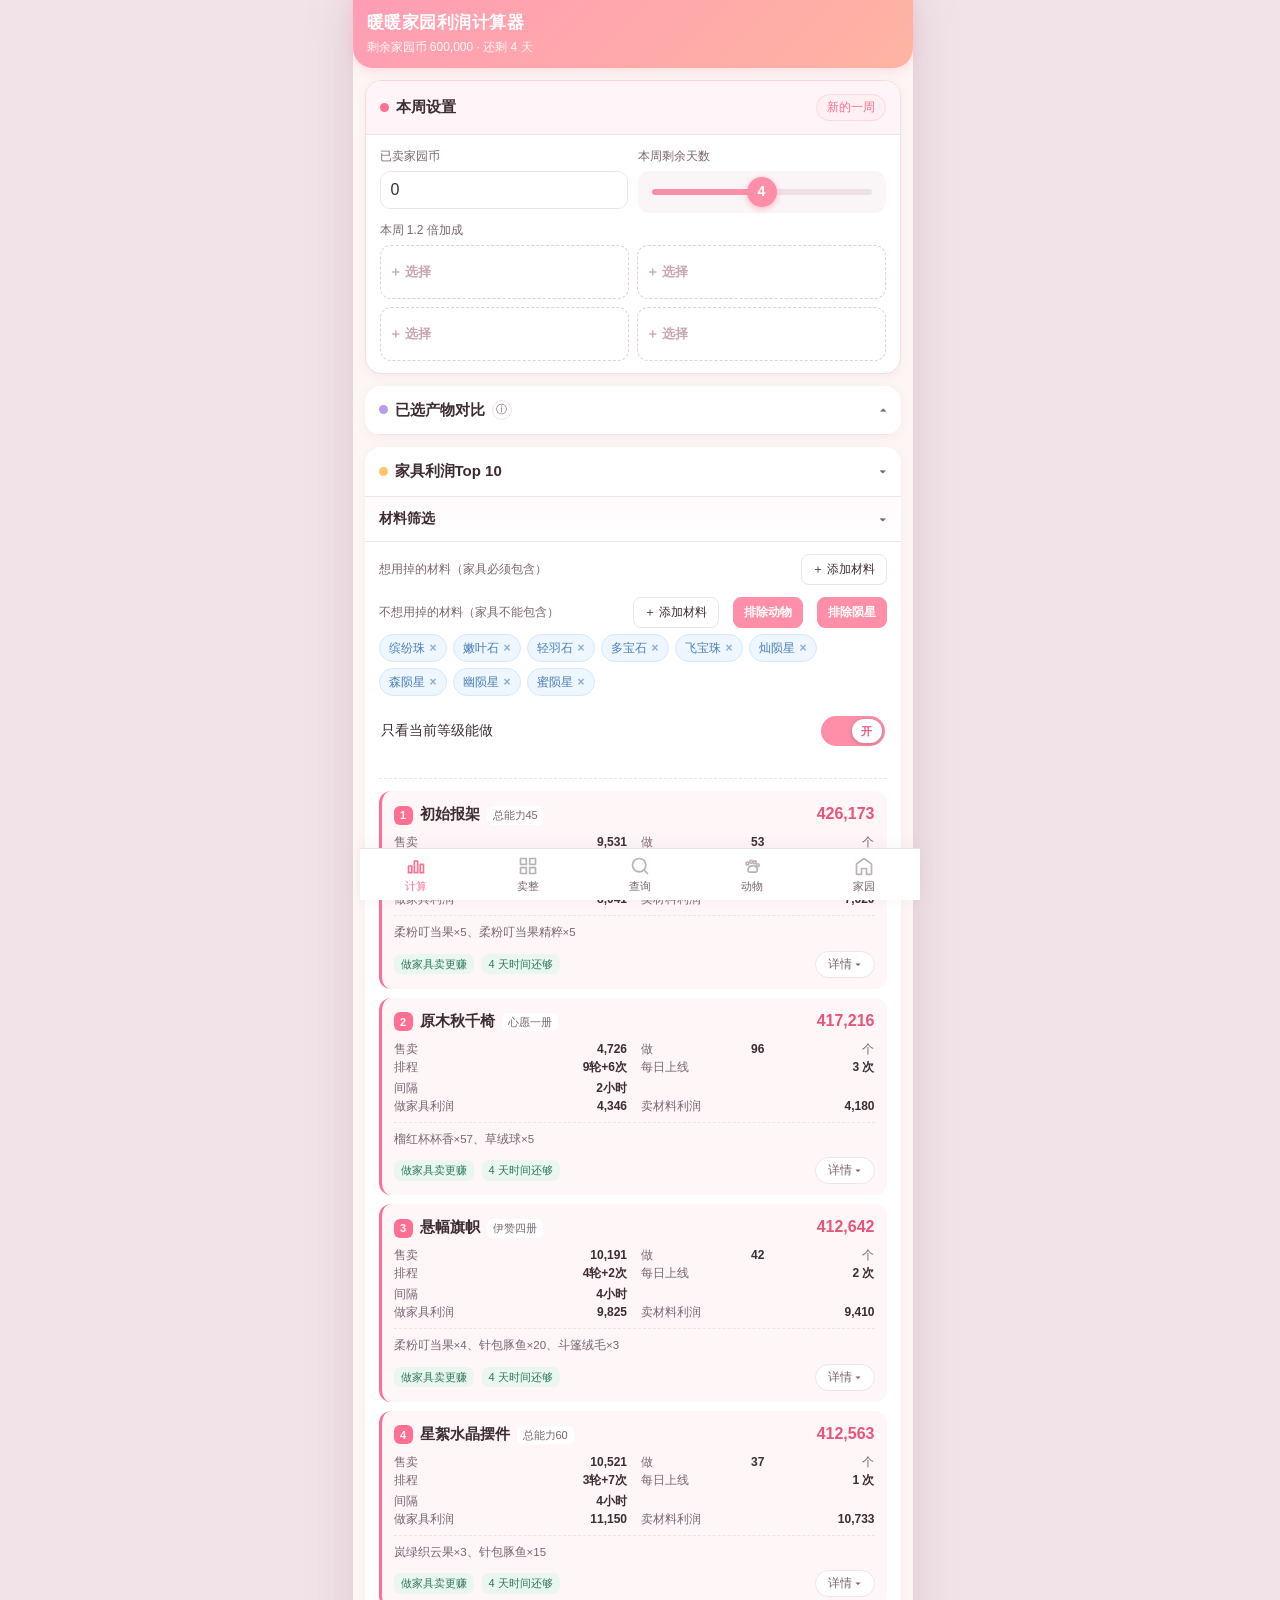
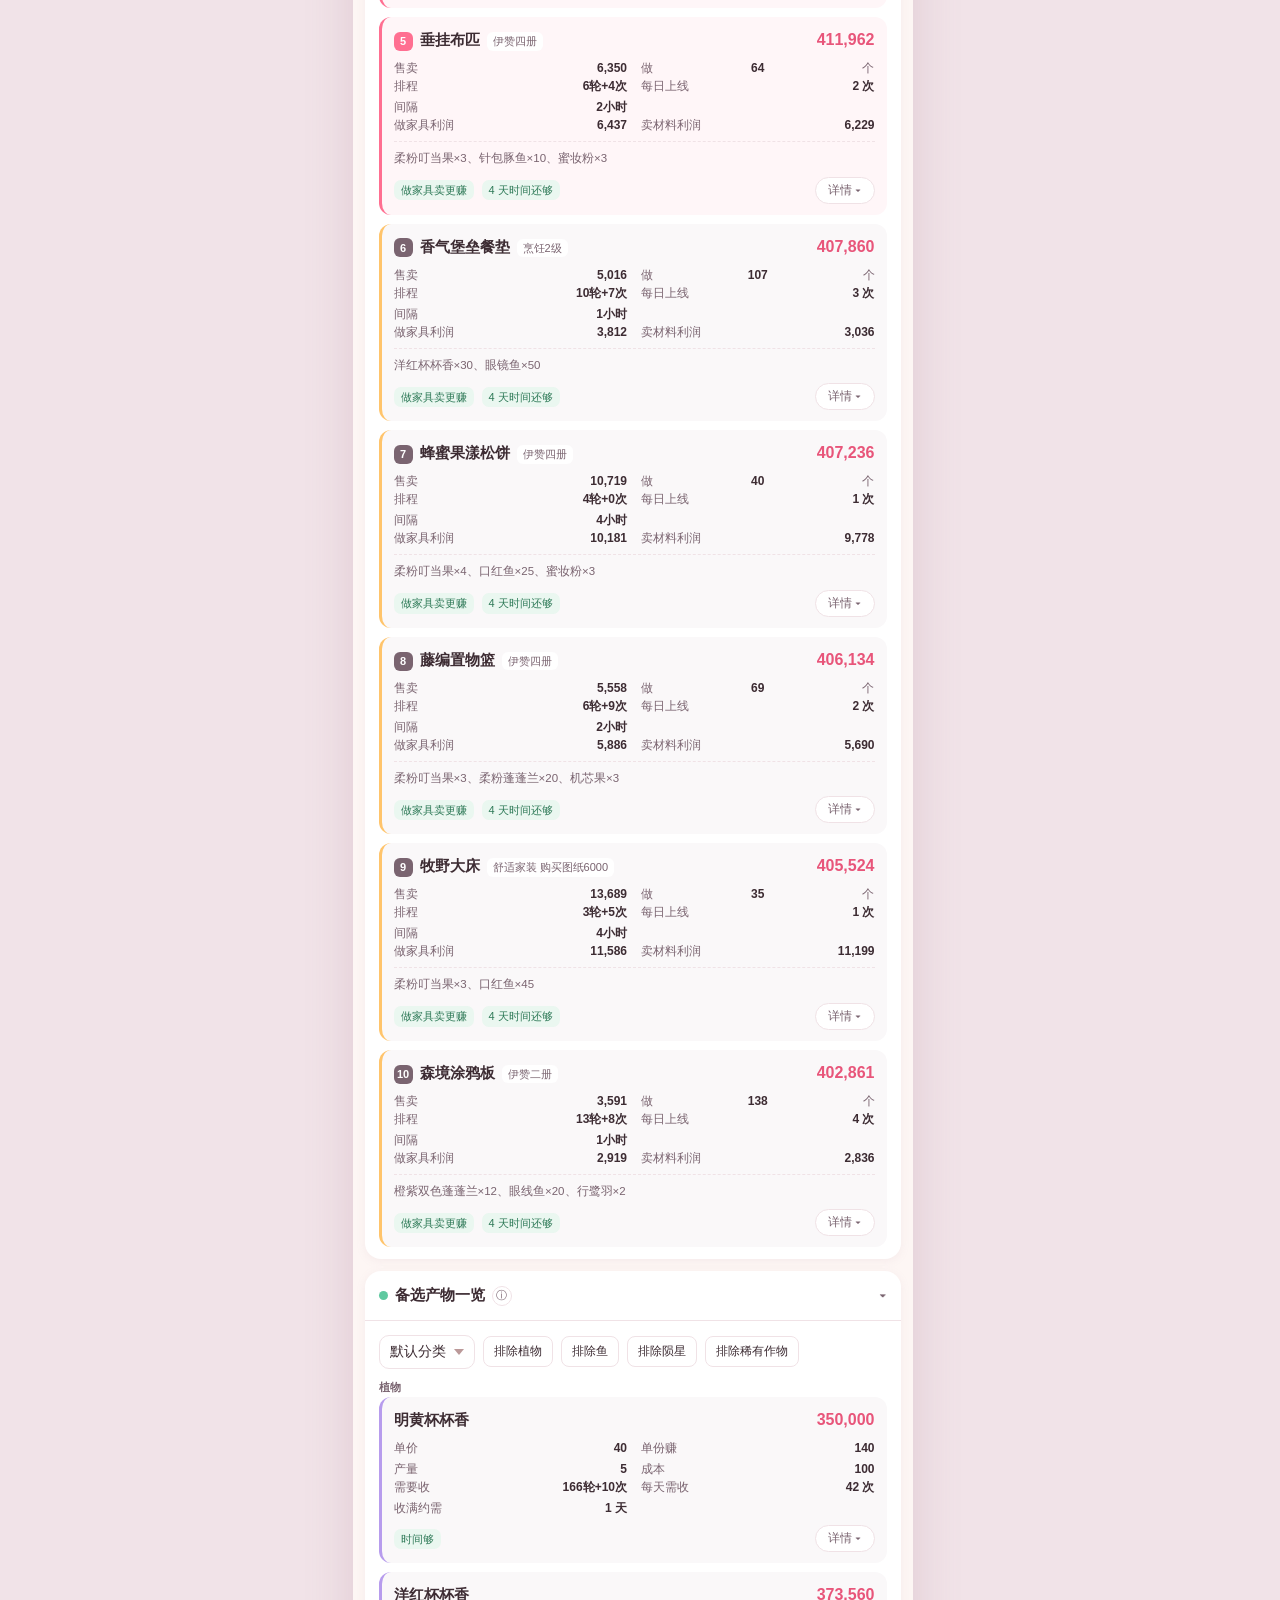
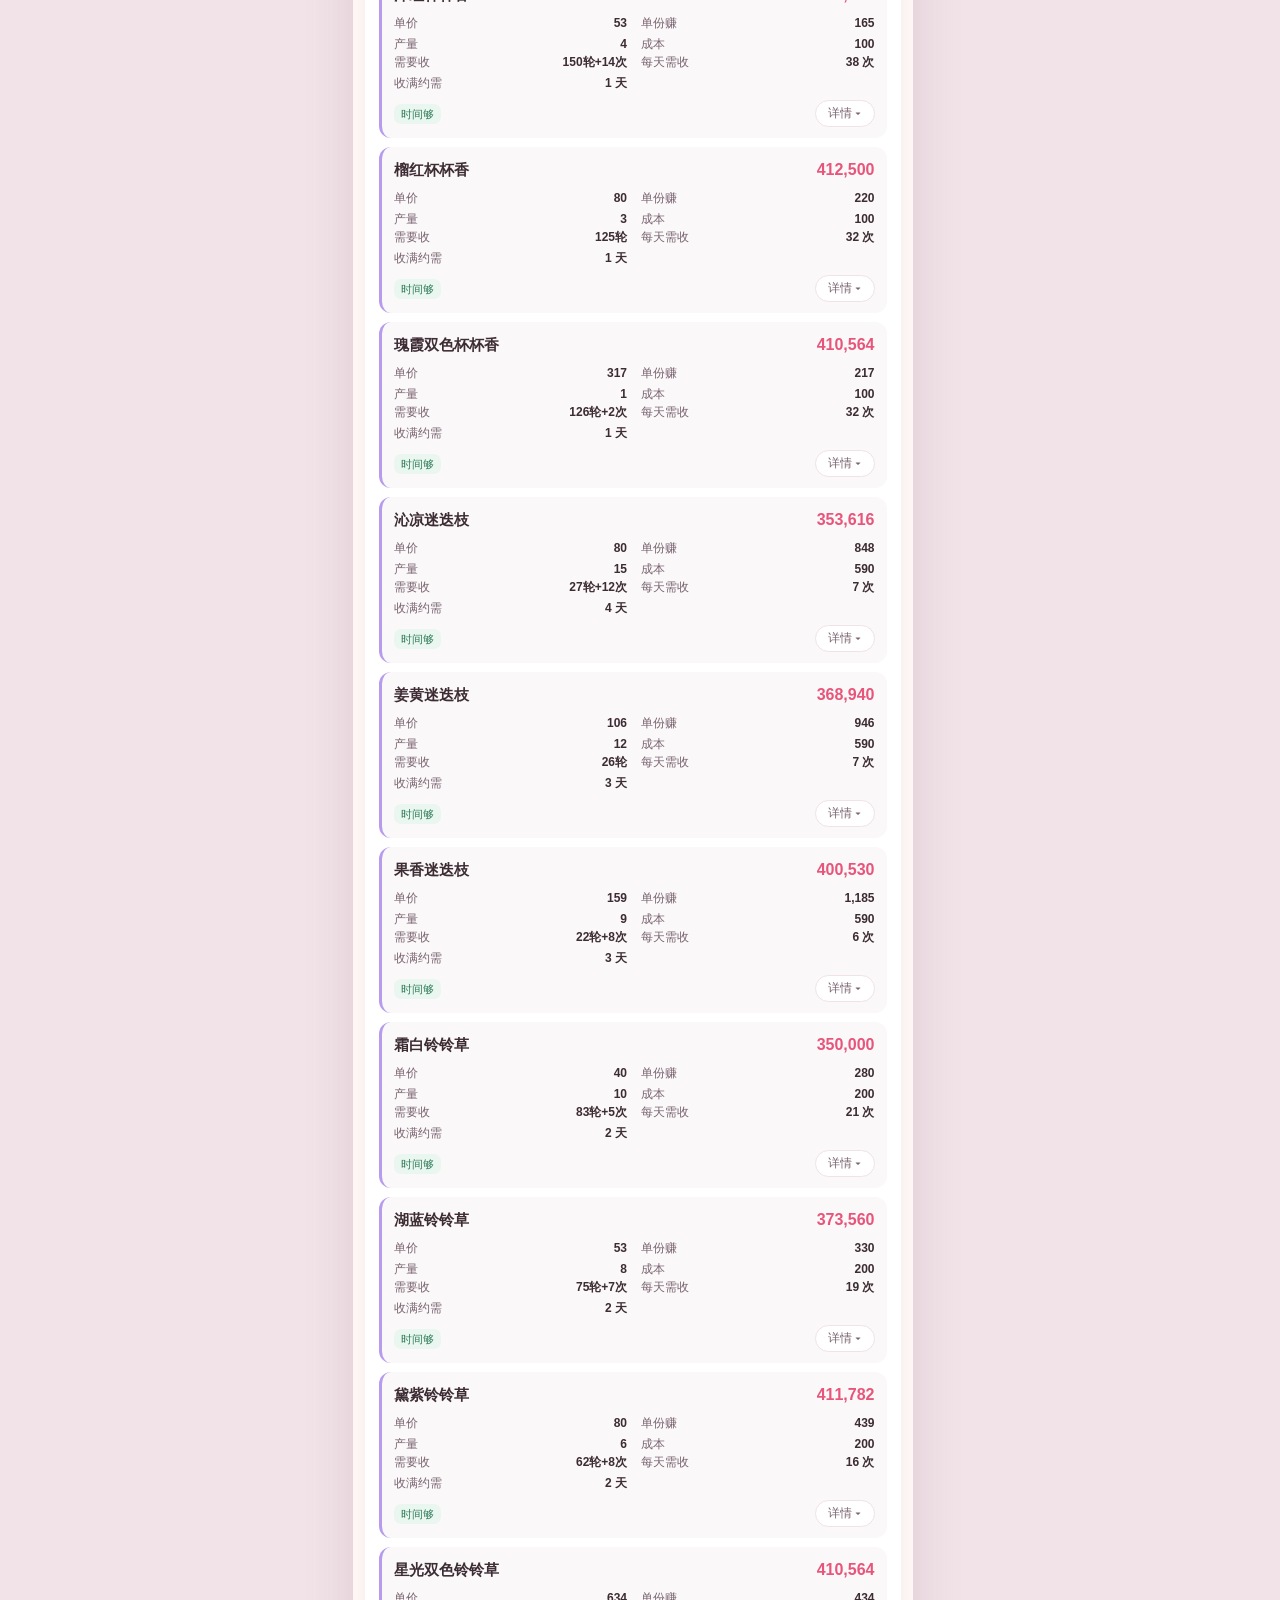
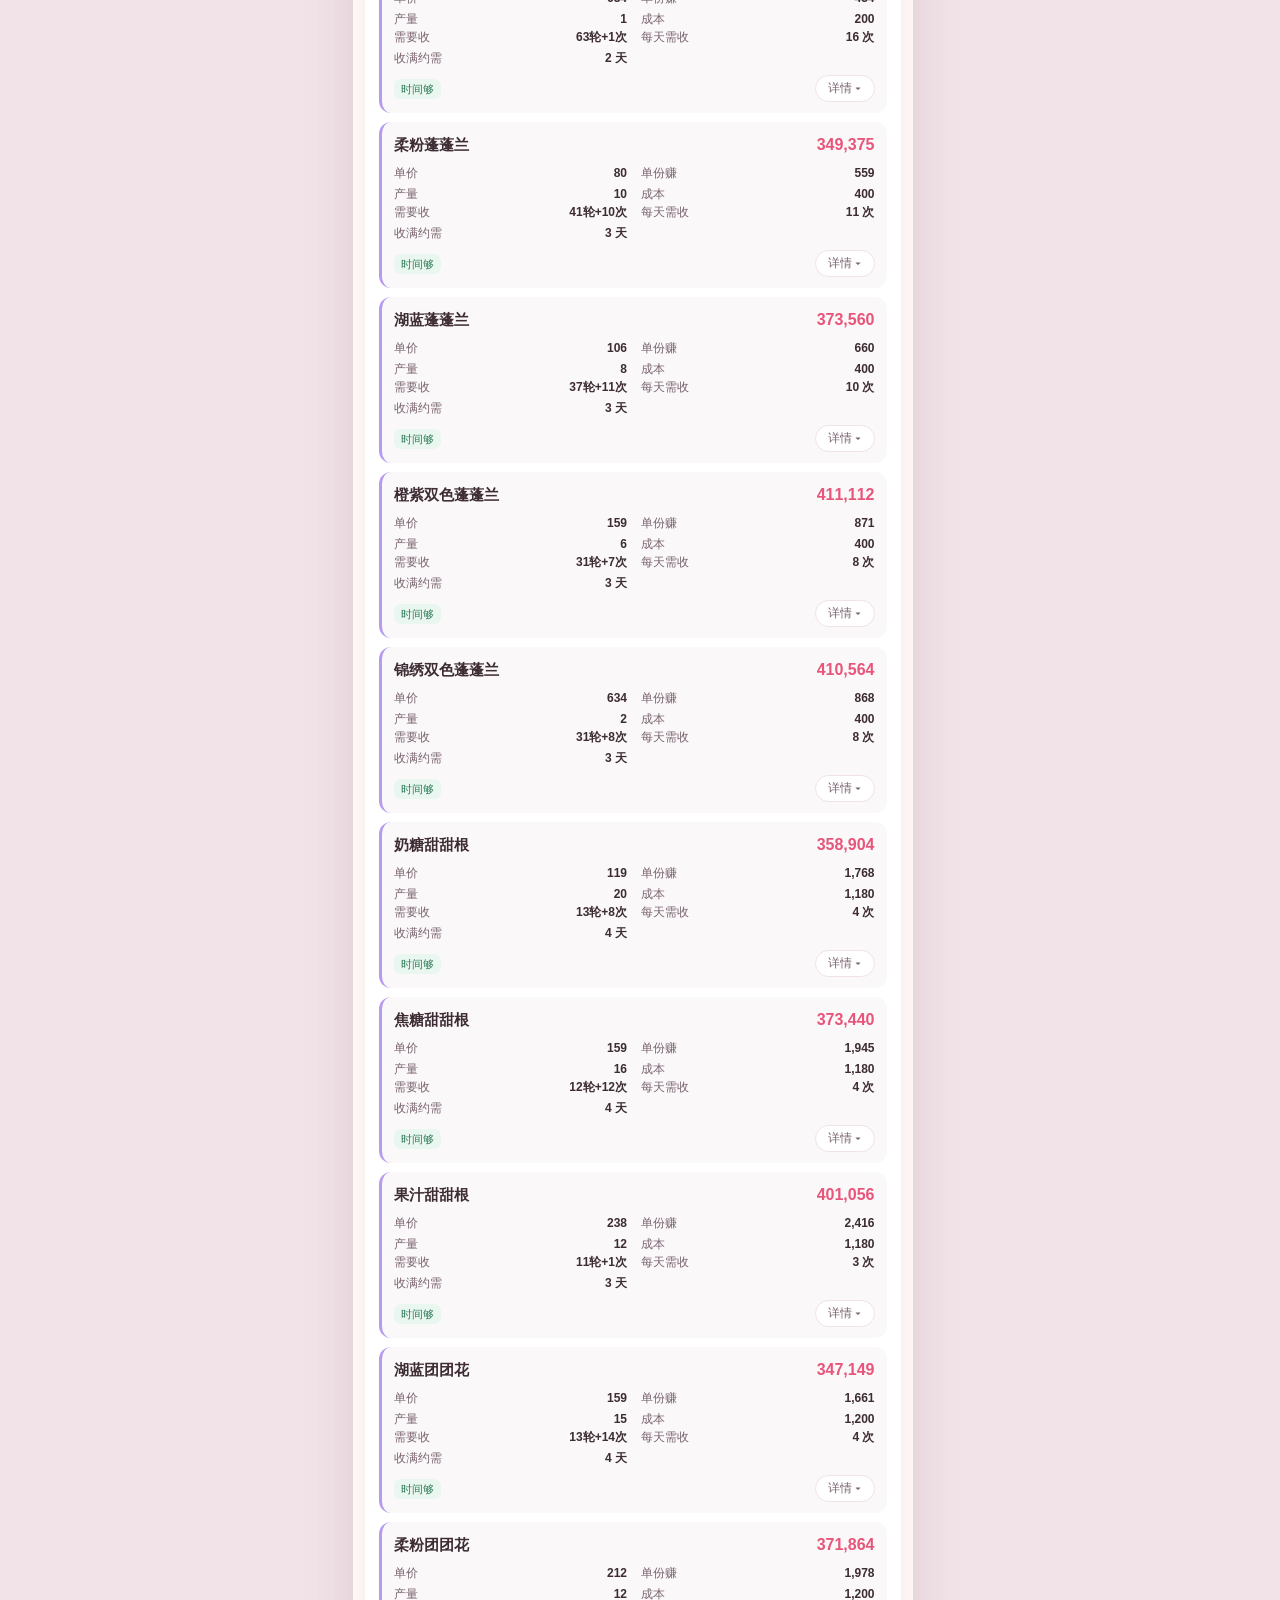
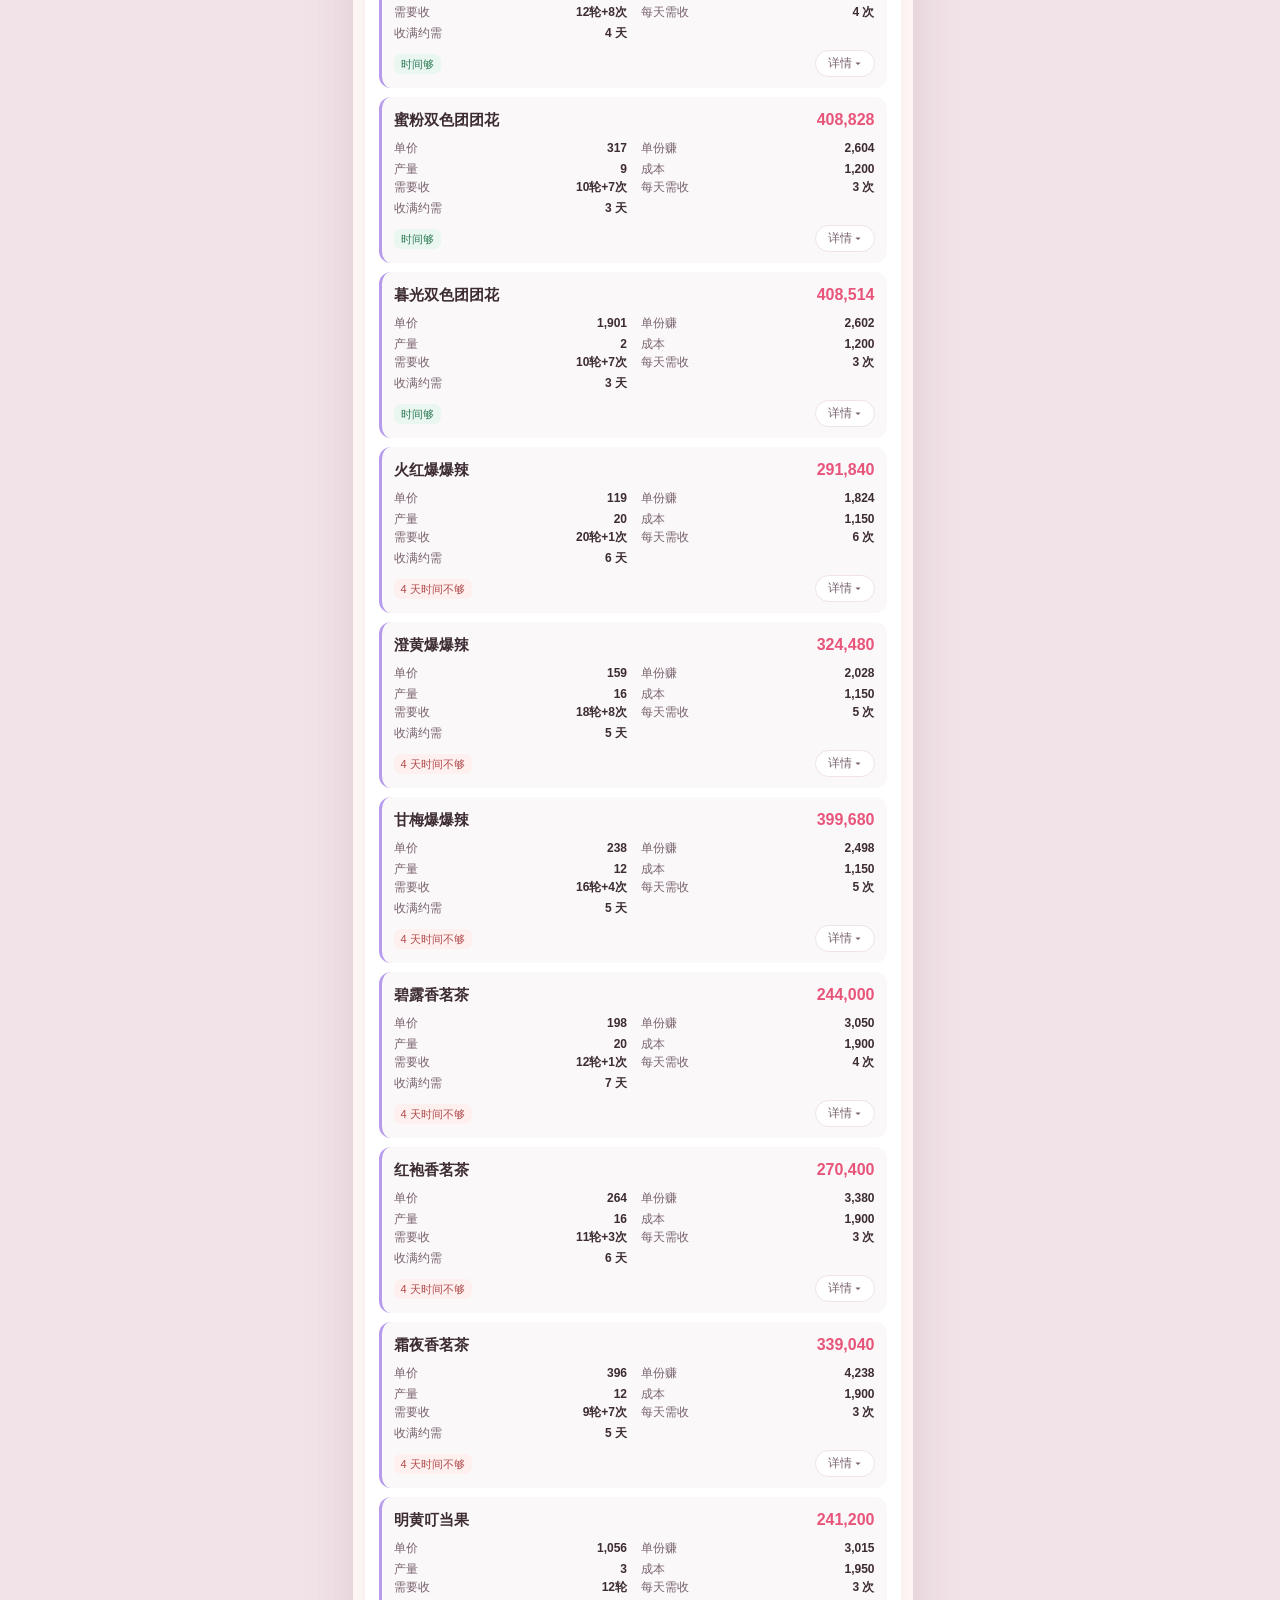
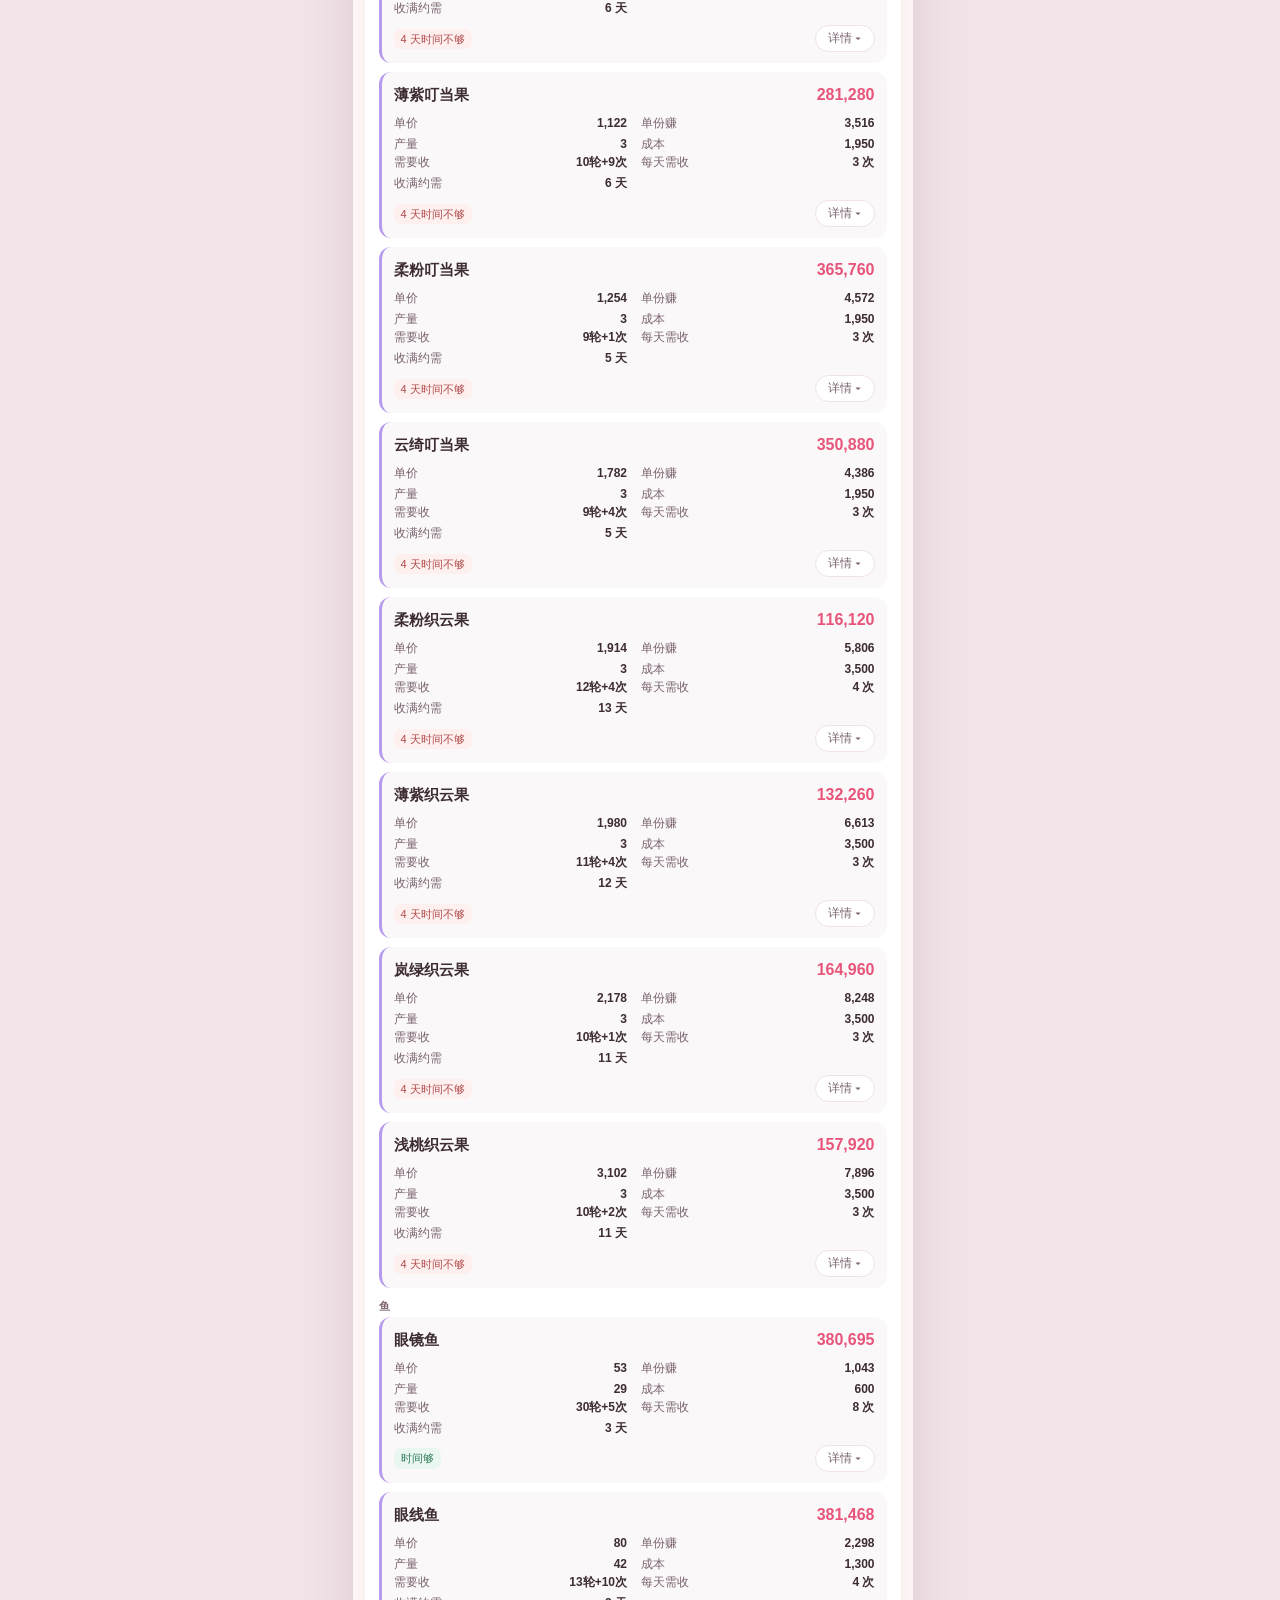
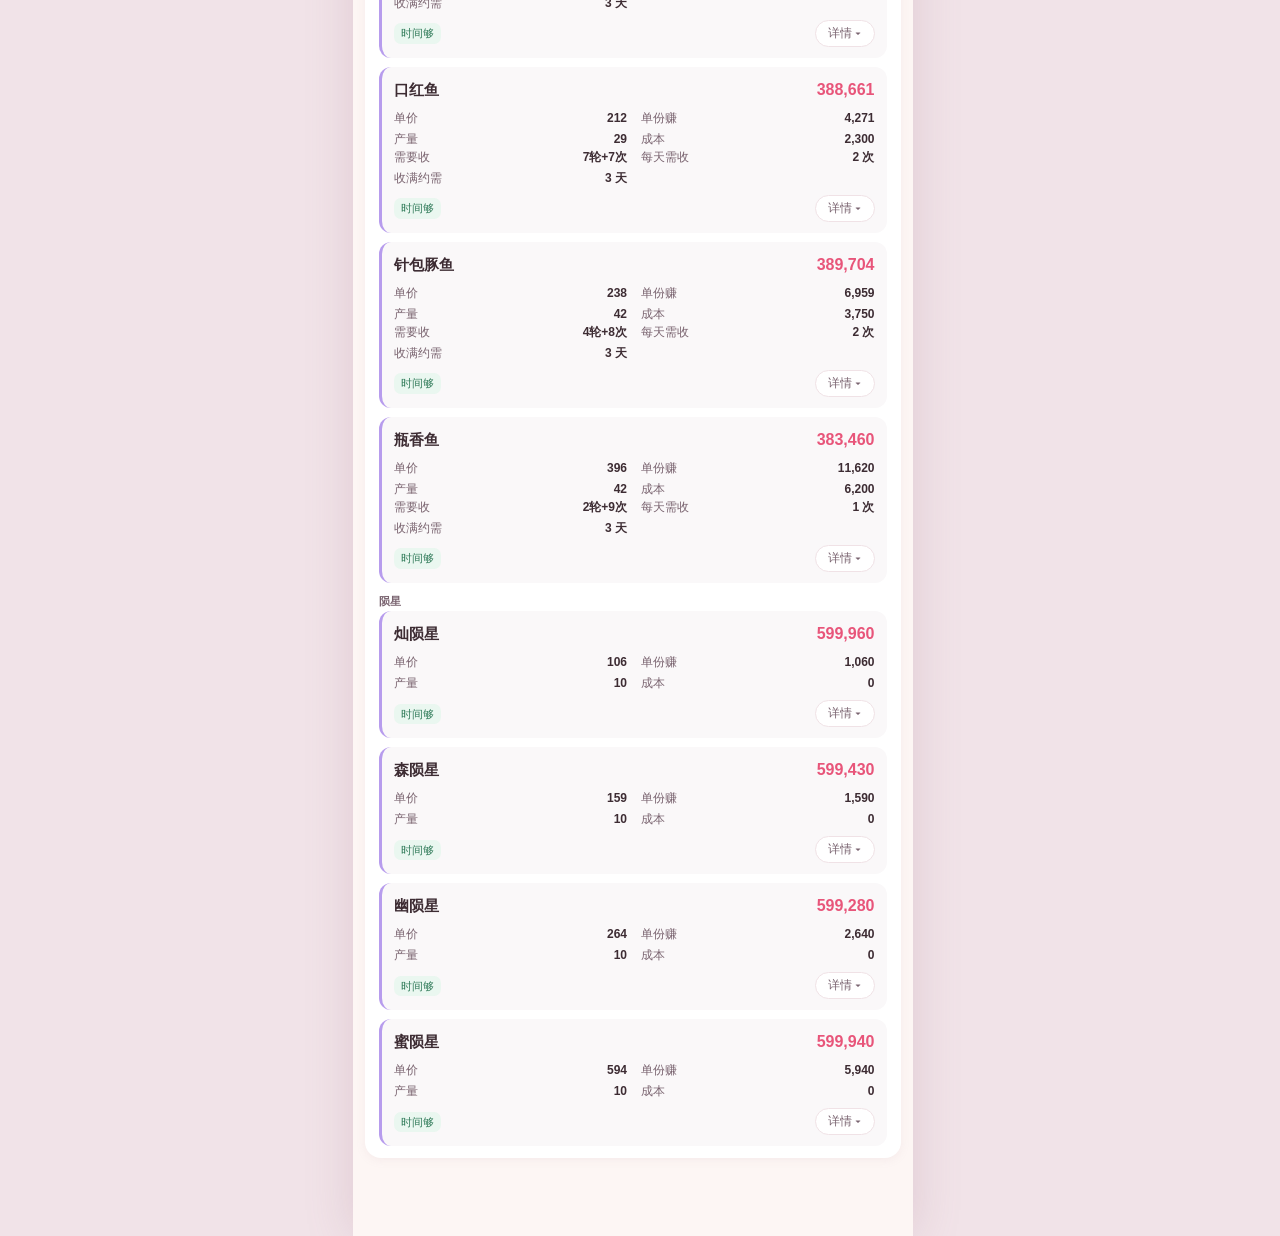
<file: web/index.html>
<!DOCTYPE html>
<html lang="zh-CN">
<head>
<meta charset="UTF-8">
<meta name="viewport" content="width=device-width,initial-scale=1,maximum-scale=1,user-scalable=no,viewport-fit=cover">
<meta name="theme-color" content="#ff8fa8">
<meta name="mobile-web-app-capable" content="yes">
<meta name="apple-mobile-web-app-capable" content="yes">
<meta name="apple-mobile-web-app-status-bar-style" content="default">
<script>if(/^https?:$/.test(location.protocol)){var l=document.createElement('link');l.rel='manifest';l.href='manifest.json';document.head.appendChild(l)}</script>
<title>暖暖家园利润计算器</title>
<link rel="stylesheet" href="style.css?v=1.210.7.64">
</head>
<body>

<header id="topbar">
  <div class="ttl">暖暖家园利润计算器</div>
  <div class="sub" id="hdrSub"></div>
</header>

<main id="main">

  <!-- ============ 计算页 ============ -->
  <section class="page" id="page-calc">

    <!-- A. 本周设置 -->
    <div class="card week">
      <div class="chd">
        <span class="dot wk"></span>
        <b>本周设置</b>
        <button class="mini" id="btnResetWeek">新的一周</button>
      </div>
      <div class="cbd">
        <div class="row2">
          <div class="fld">
            <label>已卖家园币</label>
            <input type="number" inputmode="numeric" id="iWeekSold" step="1000">
          </div>
          <div class="fld">
            <label>本周剩余天数</label>
            <div class="daypick" id="dayPick" role="slider" tabindex="0"
                 aria-label="本周剩余天数" aria-valuemin="1" aria-valuemax="7" aria-valuenow="4">
              <div class="dtrack"><div class="dfill" id="dayFill"></div><div class="dthumb" id="dayThumb">4</div></div>
            </div>
          </div>
        </div>
        <div class="fld">
          <label>本周 1.2 倍加成</label>
          <div class="b12slots grid2" id="b12Slots"></div>
        </div>
      </div>
    </div>

    <!-- 已选产物对比：置于「材料筛选」之前；与下方「备选产物一览」互补，一个产物只出现在其中一张 -->
    <div class="card res">
      <div class="chd fold" data-fold="cmpBody"><span class="dot b12"></span><b>已选产物对比</b><button type="button" class="iinfo" data-tipid="tip-cmp" aria-label="说明">ⓘ</button><span class="arrow">▾</span></div>
      <div class="cbd" id="cmpBody">
        <p class="tip" id="tip-cmp" hidden>同一份家园币预算下，对比已加入的产物：总销售 / 总利润、所需数量、收获排程、能否在剩余天内卖到上限。本周 1.2 倍产物自动带入（最多 4 个，产物 / 家具均可，产物在这里对比、家具在「本周 1.2 倍家具」卡）；自选组不限数量，非 1.2 倍产物和动物都可以选。已加入的产物不再出现在下方「备选产物一览」。</p>
        <div class="grphd"><span class="grp">本周 1.2 倍产物</span><button type="button" class="gset" id="btnSetCmp12">设置</button></div>
        <div id="cmp12"></div>
        <div class="grphd" style="margin-top:12px"><span class="grp">自选产物</span><button type="button" class="gset" id="btnSetCmpMan">设置</button></div>
        <div id="cmpMan"></div>
      </div>
    </div>

    <!-- 家具利润 Top 10（材料筛选合并到顶部；可折叠：折叠态卡头显示筛选概要） -->
    <div class="card res">
      <div class="chd fold" data-fold="furnBody">
        <span class="dot rs"></span><b>家具利润Top 10</b>
        <span class="foldsum" id="furnSum"></span>
        <span class="arrow">▾</span>
      </div>
      <div class="cbd" id="furnBody">
        <!-- 材料筛选（可折叠小节，合并到家具卡片顶部） -->
        <div class="filtwrap" id="filtInner">
          <div class="chd fold sub" data-fold="filtBox">
            <b>材料筛选</b><span class="filtsum" id="filtSum"></span><span class="arrow">▾</span>
          </div>
          <div class="cbd" id="filtBox">
            <div class="fld">
              <div class="fldhd"><label>想用掉的材料（家具必须包含）</label>
                <span class="fldacts"><button type="button" class="btn sm" id="btnMatWant">＋ 添加材料</button></span>
              </div>
              <div class="tags" id="tWant"></div>
            </div>
            <div class="fld">
              <div class="fldhd"><label>不想用掉的材料（家具不能包含）</label>
                <span class="fldacts"><button type="button" class="btn sm" id="btnMatAvoid">＋ 添加材料</button><button type="button" class="tbtn sm" id="cAnimal" aria-pressed="true">排除动物</button><button type="button" class="tbtn sm" id="cStar" aria-pressed="true">排除陨星</button></span>
              </div>
              <div class="tags" id="tAvoid"></div>
            </div>
            <div class="fld">
              <button type="button" class="sw" id="cOnlyOwned" role="switch" aria-checked="true" data-on="开" data-off="关" aria-label="只看当前等级能做"><span class="swl">只看当前等级能做</span><span class="trk"><span class="kn">开</span></span></button>
            </div>
          </div>
        </div>
        <div class="fildiv"></div>
        <div id="outFur"></div>
      </div>
    </div>

    <div class="card res" id="card12" style="display:none">
      <div class="chd fold" data-fold="furn12Body"><span class="dot b12"></span><b>本周 1.2 倍家具</b><span class="arrow">▾</span></div>
      <div class="cbd" id="furn12Body"></div>
    </div>

    <div class="card res">
      <div class="chd fold" data-fold="outProd">
        <span class="dot pd"></span><b>备选产物一览</b><button type="button" class="iinfo" data-tipid="tip-rank" aria-label="说明">ⓘ</button><span class="arrow">▾</span>
      </div>
      <div class="cbd" id="outProd">
        <p class="tip" id="tip-rank" hidden>与上方的「已选产物对比」互补：已加入对比的产物（含本周 1.2 倍）不再在这里重复显示。默认按 植物 → 鱼 → 陨星 分类排列，可切换为按利润（单份利润 × 可达总量）从高到低；也可按类排除 植物 / 鱼 / 陨星，或一键排除稀有作物（六个随机变异的双色品种，可遇不可求）。</p>
        <div class="prodctl">
          <button type="button" class="fsel sm" id="prodSortSel" aria-label="排序方式">默认分类</button>
          <button type="button" class="tbtn sm" id="ph-plant" aria-pressed="false">排除植物</button><button type="button" class="tbtn sm" id="ph-fish" aria-pressed="false">排除鱼</button><button type="button" class="tbtn sm" id="ph-star" aria-pressed="false">排除陨星</button><button type="button" class="tbtn sm" id="ph-rare" aria-pressed="false">排除稀有作物</button>
        </div>
        <div id="outProdList"></div>
      </div>
    </div>
  </section>

  <!-- ============ 卖整页 ============ -->
  <section class="page" id="page-sell" hidden>
    <div class="card sell">
      <div class="chd">
        <span class="dot st"></span>
        <b>家园币卖整</b>
        <button type="button" class="iinfo" data-tipid="tip-sell" aria-label="说明">ⓘ</button>
      </div>
      <div class="cbd">
        <div class="sellR">本周还能再赚 <b id="sellR">0</b> 家园币</div>
        <p class="tip" id="tip-sell" hidden>勾选要卖的产物：本周 1.2 倍可直接勾选，相应精粹自动带出，也可补其他产物或家具。下面按凑整逻辑自动算每种卖多少个，把剩余金额恰好卖完。库存不够的产物，可在每行右侧填「数量上限」，方案不会超过上限。</p>
      </div>
    </div>

    <div class="card">
      <div class="chd">
        <span class="dot wk"></span><b>出售勾选</b><span class="tag" id="pickTag">已选 0 种</span>
      </div>
      <div class="cbd">
        <div id="pickList"></div>
        <div class="btnrow">
          <button class="btn" id="btnAddPick">＋ 添加其他产物 / 精粹 / 树木 / 家具</button>
        </div>
      </div>
    </div>

    <div class="card res">
      <div class="chd"><span class="dot rs"></span><b>凑整方案</b><span class="tag" id="fitTag"></span><button type="button" class="iinfo" data-tipid="tip-fit" aria-label="说明">ⓘ</button></div>
      <div class="cbd" id="sellOut">
        <p class="tip" id="tip-fit" hidden>按凑整逻辑自动算每种卖多少个，把剩余金额恰好卖完；单价已含 1.2 倍 / 甜食加成。勾选行右侧可填「数量上限」（库存最多卖几个，留空 = 不限），方案不会超过上限；「其他解法」会依次尝试不用最贵的 1/2/3 种产物（某种卖完了时用）。</p>
        <div id="sellOutList"></div>
      </div>
    </div>
  </section>

  <!-- ============ 查询页 ============ -->
  <section class="page" id="page-query" hidden>
    <div class="card">
      <div class="chd"><b>数据查询</b></div>
      <div class="cbd">
        <div class="tabs2">
          <button class="on" data-q="fur">家具</button>
          <button data-q="plant">植物</button>
          <button data-q="fish">鱼</button>
          <button data-q="star">陨星</button>
          <button data-q="food">烹饪</button>
          <button data-q="other">其他</button>
        </div>
        <input class="find big" id="qFind" placeholder="输入名称搜索…" autocomplete="off">
        <div id="qOut"></div>
      </div>
    </div>
  </section>

  <!-- ============ 家园页（倒数第二个） ============ -->
  <section class="page" id="page-home" hidden>

    <!-- 我的家园 -->
    <div class="card home">
      <div class="chd">
        <span class="dot hm"></span>
        <b>我的家园</b>
        <button type="button" class="iinfo" data-tipid="tip-home" aria-label="说明">ⓘ</button>
      </div>
      <div class="cbd">
        <p class="tip" id="tip-home" hidden>能力等级与「农田鱼塘总数」均为上下两行卡片：小字标题在左上角，大数字为总数。点能力芯片或农田卡弹出气泡：能力等级直接加减；农田卡调整「额外购买」（允许为负，红色，代表未摆出的田 / 池），并标出「等级赠送」，总数 = 两者之和且下限为 0；等级赠送随种植 / 养鱼能力自动变化，各等级明细见「ⓘ」。所有不超过 8 个选项的选择都用气泡，点选即生效。</p>

        <!-- 家园币上限（从计算页移入） -->
        <div class="fld">
          <label>本周家园币上限</label>
          <button type="button" class="fsel" id="sWeekCap"></button>
        </div>

        <!-- 六大能力：直接平铺，点击卡片用气泡编辑 -->
        <div class="fld">
          <label>能力等级</label>
          <div class="lvgrid2" id="lvGrid"></div>
        </div>

        <!-- 农田鱼塘总数：四卡一排 -->
        <div class="fld">
          <div class="rowhd">
            <label>农田鱼塘总数</label>
            <button type="button" class="iinfo" data-tipid="tip-field" aria-label="说明">ⓘ</button>
          </div>
          <div class="fieldcards" id="fieldCards"></div>
          <p class="tip" id="tip-field" hidden></p>
        </div>

        <div class="row2">
          <div class="fld">
            <label>吃的甜品</label>
            <button type="button" class="fsel" id="sDessert"></button>
          </div>
          <div class="fld">
            <label>免费加速</label>
            <button type="button" class="fsel" id="sBoost"></button>
          </div>
        </div>
        <div class="row2">
          <div class="fld"><button type="button" class="sw" id="cWater" role="switch" aria-checked="true" data-on="有" data-off="无" aria-label="4 星浇水套"><span class="swl">4 星浇水套</span><span class="trk"><span class="kn">有</span></span></button></div>
          <div class="fld"><button type="button" class="sw" id="cBestFish" role="switch" aria-checked="true" data-on="只收" data-off="不限" aria-label="捕鱼只收最高产量"><span class="swl">捕鱼只收最高产量</span><span class="trk"><span class="kn">只收</span></span></button></div>
          <div class="fld"><button type="button" class="sw" id="cTree" role="switch" aria-checked="true" data-on="卖" data-off="留" aria-label="卖树"><span class="swl">卖树</span><span class="trk"><span class="kn">卖</span></span></button></div>
          <div class="fld"><button type="button" class="sw" id="cEss" role="switch" aria-checked="true" data-on="卖" data-off="留" aria-label="卖精粹"><span class="swl">卖精粹</span><span class="trk"><span class="kn">卖</span></span></button></div>
        </div>
      </div>
    </div>

    <!-- 钓鱼熟练度 -->
    <div class="card fish">
      <div class="chd"><span class="dot pd"></span><b>钓鱼熟练度</b><button type="button" class="iinfo" data-tipid="tip-fish" aria-label="说明">ⓘ</button></div>
      <div class="cbd">
        <p class="tip" id="tip-fish" hidden>钓鱼熟练度影响鱼的产量。铲掉低产量重新养、捕鱼只收最高产量可以节约成本，选「只收」则按最高产量计算（开关在「我的家园」）。</p>
        <div id="fishGrid"></div>
        <p class="tip" id="fishTip"></p>
      </div>
    </div>


    <div class="card">
      <div class="chd fold" data-fold="meBody2"><b>配置备份</b><span class="arrow">▾</span></div>
      <div class="cbd" id="meBody2">
        <p class="tip">「我的家园」「本周设置」「卖整勾选」都会自动保存在本机，下次打开自动恢复，不用重填。新的一周开始时，点计算页的「新的一周」按钮即可清零重填。</p>
        <div class="btnrow">
          <button class="btn" id="btnExport">导出配置</button>
          <button class="btn" id="btnImport">导入配置</button>
          <button class="btn" id="btnPaste">粘贴配置</button>
          <button class="btn warn" id="btnClear">清空我的家园</button>
          <button class="btn warn" id="btnClearWeek">清空本周设置</button>
          <button class="btn warn" id="btnClearSell">重置卖整勾选</button>
        </div>
        <textarea id="ioBox" placeholder="导出/粘贴配置 JSON" rows="3"></textarea>
      </div>
    </div>
    <div class="card">
      <div class="chd fold" data-fold="meBody3"><b>关于与免责</b><span class="arrow">▾</span></div>
      <div class="cbd about" id="meBody3">
        <p id="verLine"></p>
        <p id="dlLine"><b>安卓版下载</b>：<a id="dlLink" href="https://pan.baidu.com/s/1R72ZaiRu5CAzUPRBSVi94w?pwd=1206" target="_blank" rel="noopener" title="https://pan.baidu.com/s/1R72ZaiRu5CAzUPRBSVi94w?pwd=1206">百度网盘链接</a>（提取码 <b>1206</b>）<button type="button" class="btn sm dlBtn" id="btnCopyDl">复制链接</button></p>
        <p><b>数据来源</b>：《无限暖暖》家园最大利润表 v2.10<br>制表者：小红薯@祢豆子（鸣谢：@最杰瑞的杰瑞、@供电局、@1群提供数据的暖妈们）</p>
        <p><b>本工具</b>：非官方粉丝向工具，仅将该表格的计算逻辑移植为手机端应用，数据永久免费。</p>
        <p class="warnTxt">免责声明：数据来自社区整理，随游戏版本更新可能失效，计算结果仅供参考，请以游戏内实际为准。本工具不含任何游戏美术素材，不收费、不含广告、不收集任何个人信息。</p>
      </div>
    </div>
  </section>

  <!-- ============ 动物 ============ -->
  <section class="page" id="page-animal" hidden>
    <!-- 养殖数量 -->
    <div class="card count">
      <div class="chd fold" data-fold="anCountBody"><span class="dot wk"></span><b>养殖数量</b><span class="fnum" id="anCountSum"></span><button type="button" class="iinfo" data-tipid="tip-cap" aria-label="说明">ⓘ</button><span class="arrow">▾</span></div>
      <div class="cbd" id="anCountBody">
        <div id="anCount"></div>
        <p class="tip" id="anCapTip" hidden></p>
        <p class="tip" id="tip-cap" hidden>可养数量由<b>邀约等级</b>决定（当前 <b id="capLv"></b> 级），超出部分不参与生产。分组：小动物 = 缤纷珠 / 嫩叶石 / 轻羽石；大动物 = 多宝石 / 飞宝珠。点击动物名可标记「排除」。</p>
      </div>
    </div>

    <!-- 动物好感度 -->
    <div class="card animal">
      <div class="chd fold" data-fold="anGroupsBody"><span class="dot hm"></span><b>动物好感度</b><button type="button" class="iinfo" data-tipid="tip-animal" aria-label="说明">ⓘ</button><span class="arrow">▾</span></div>
      <div class="cbd" id="anGroupsBody">
        <p class="tip" id="tip-animal" hidden>邀约 1 级解锁白、3 级解锁棕、6 级解锁蓝；好感度 1–3 心，品质越高产量越高（蓝 &gt; 棕 &gt; 白）。养动物时自动选好感度高、品质高的。<br>收益显示在<b>品质小节头</b>（每小时利润与利润率，成本按能量饼干 10 币/能量基准，与社区基准表同口径；未含悠食与饼干倍率——对所有动物同乘，不影响横向对比），随好感度实时变化。<b>点动物名</b>切换「排除」（灰显，生产计算自动跳过）；<b>点右侧心数</b>调整好感度（排除中的选了心数即恢复）。</p>
        <div id="anGroups"></div>
      </div>
    </div>

    <!-- 投喂饼干 -->
    <div class="card ck">
      <div class="chd"><span class="dot b12"></span><b>投喂饼干</b><button type="button" class="iinfo" data-tipid="tip-ck" aria-label="说明">ⓘ</button></div>
      <div class="cbd">
        <p class="tip" id="tip-ck" hidden>第一个饼干影响整个动物区成本利润。</p>
        <div class="fld">
          <label>选择你要喂食的饼干和数量</label>
          <div id="ckSlots"></div>
        </div>
        <div class="row2">
          <div class="fld">
            <label>动物生产模式</label>
            <div class="seg seg2" data-k="anMode">
              <button data-v="many">悠食多产</button>
              <button data-v="normal">常规模式</button>
            </div>
          </div>
          <div class="fld">
            <label>制作饼干的甜味材料</label>
            <button type="button" class="fsel" id="sSeason"></button>
          </div>
        </div>
        <div class="fld">
          <label>做饼干产生的额外产物（精粹 / 树）要卖吗</label>
          <div class="seg" data-k="sellExtra">
            <button data-v="both">都卖</button>
            <button data-v="ess">只卖精粹</button>
            <button data-v="tree">只卖树</button>
            <button data-v="none">不卖</button>
          </div>
        </div>
      </div>
    </div>

    <div class="card res">
      <div class="chd"><span class="dot rs"></span><b>饼干收益总览</b></div>
      <div class="cbd" id="ckOut"></div>
    </div>
  </section>

</main>

<div id="dlgBox" hidden>
  <div class="dlg-mask"></div>
  <div class="dlg-card" role="alertdialog" aria-modal="true">
    <b id="dlgTitle"></b><p id="dlgMsg"></p>
    <div class="dlg-btns"><button type="button" class="dlg-no" id="dlgNo">取消</button>
    <button type="button" class="dlg-ok" id="dlgOk">确定</button></div>
  </div>
</div>

<!-- 步进器气泡：锚定在卡片旁，无全屏遮罩；标题/信息/按钮可按需隐藏 -->
<div id="stepBox" hidden>
  <div class="step-card" id="stepCard" role="dialog" aria-label="编辑">
    <span class="step-caret" id="stepCaret"></span>
    <b id="stepTitle" hidden></b>
    <div class="step-info" id="stepInfo" hidden></div>
    <div class="step-val">
      <button type="button" class="stpb" id="stepMinus">−</button>
      <input type="number" inputmode="numeric" id="stepInput">
      <button type="button" class="stpb" id="stepPlus">+</button>
    </div>
    <div class="dlg-btns" id="stepBtns">
      <button type="button" class="dlg-no" id="stepCancel">取消</button>
      <button type="button" class="dlg-ok" id="stepOk">确定</button>
    </div>
  </div>
</div>

<!-- 气泡选择框：≤8 选项，点击选项直接生效，无确认/取消 -->
<div id="pickBox" hidden>
  <div class="step-card pick-card" id="pickCard" role="listbox" aria-label="选择">
    <span class="step-caret" id="pickCaret"></span>
    <div class="pick-list" id="pickOpts"></div>
  </div>
</div>

<nav id="tabbar">
  <button class="on" data-p="calc"><svg viewBox="0 0 24 24" fill="none" stroke="currentColor" stroke-width="2" stroke-linecap="round" stroke-linejoin="round"><rect x="3" y="12" width="4" height="8"/><rect x="10" y="6" width="4" height="14"/><rect x="17" y="10" width="4" height="10"/></svg><span>计算</span></button>
  <button data-p="sell"><svg viewBox="0 0 24 24" fill="none" stroke="currentColor" stroke-width="2" stroke-linecap="round" stroke-linejoin="round"><rect x="3" y="3" width="7" height="7"/><rect x="14" y="3" width="7" height="7"/><rect x="3" y="14" width="7" height="7"/><rect x="14" y="14" width="7" height="7"/></svg><span>卖整</span></button>
  <button data-p="query"><svg viewBox="0 0 24 24" fill="none" stroke="currentColor" stroke-width="2" stroke-linecap="round" stroke-linejoin="round"><circle cx="11" cy="11" r="8"/><path d="m21 21-4.3-4.3"/></svg><span>查询</span></button>
  <button data-p="animal"><svg viewBox="0 0 24 24" fill="none" stroke="currentColor" stroke-width="2" stroke-linecap="round" stroke-linejoin="round"><circle cx="6.5" cy="9" r="1.7"/><circle cx="11" cy="6.8" r="1.7"/><circle cx="15.5" cy="7.6" r="1.7"/><circle cx="19" cy="11" r="1.7"/><path d="M12.8 11.5c-3.3.4-5.6 2.7-5.6 5.2 0 1.5 1.1 2.6 2.6 2.6h6c1.5 0 2.6-1.1 2.6-2.6 0-2.4-1.9-4.6-4.6-5.2-.3-.1-.7-.1-1 0Z"/></svg><span>动物</span></button>
  <button data-p="home"><svg viewBox="0 0 24 24" fill="none" stroke="currentColor" stroke-width="2" stroke-linecap="round" stroke-linejoin="round"><path d="M3 9.5 12 3l9 6.5V21a1 1 0 0 1-1 1h-5v-7H9v7H4a1 1 0 0 1-1-1Z"/></svg><span>家园</span></button>
  
</nav>

<!-- ============ 全屏选择弹层 ============
     multi：卖整·手动添加（分组/排序/搜索，点行勾选，底部完成）
     single：本周 1.2 倍槽位 / 对比表槽位（点行即选并关闭，清除用槽位卡 ×）
     mat：材料筛选（想用掉 / 要避开，点行即勾入对应数组） -->
<div class="sheet" id="pickSheet" role="dialog" aria-modal="true" aria-label="选择弹层" hidden>
  <div class="sheet-mask" id="sheetMask"></div>
  <div class="sheet-panel">
    <div class="dhandle"></div>
    <div class="sheet-hd">
      <b id="sheetTitle">选择</b>
      <span class="tag" id="sheetTag"></span>
      <div class="sheet-sort" id="sheetSort">
        <button data-v="def" class="on">默认</button><button data-v="price">价格↓</button>
      </div>
      <button class="sheet-x" id="btnSheetClose" aria-label="关闭">✕</button>
    </div>
    <div class="sheet-tools" id="sheetSearch">
      <input class="find" id="fPickAdd" placeholder="搜索名称 / 拼音首字母…" autocomplete="off">
      <div class="seg sm" id="pickGrp" hidden></div>
      <div class="seg sm sub" id="pickGrp2" hidden></div>
    </div>
    <div class="sheet-body">
      <div class="sheet-list" id="sheetList">
        <div id="sheetSpTop" style="height:0"></div>
        <div id="sheetRows"></div>
        <div id="sheetSpBot" style="height:0"></div>
      </div>
      <div class="sheet-index" id="sheetIndex" hidden></div>
    </div>
    <div class="sheet-ft" id="sheetFt">
      <div id="sheetChips" class="sheetchips"></div>
      <button class="sheet-done" id="btnSheetDone">完成</button>
    </div>
  </div>
</div>

<script src="data.js?v=1.210.7.64"></script>
<script src="core.js?v=1.210.7.64"></script>
<script src="app.js?v=1.210.7.64"></script>
</body>
</html>
</file>
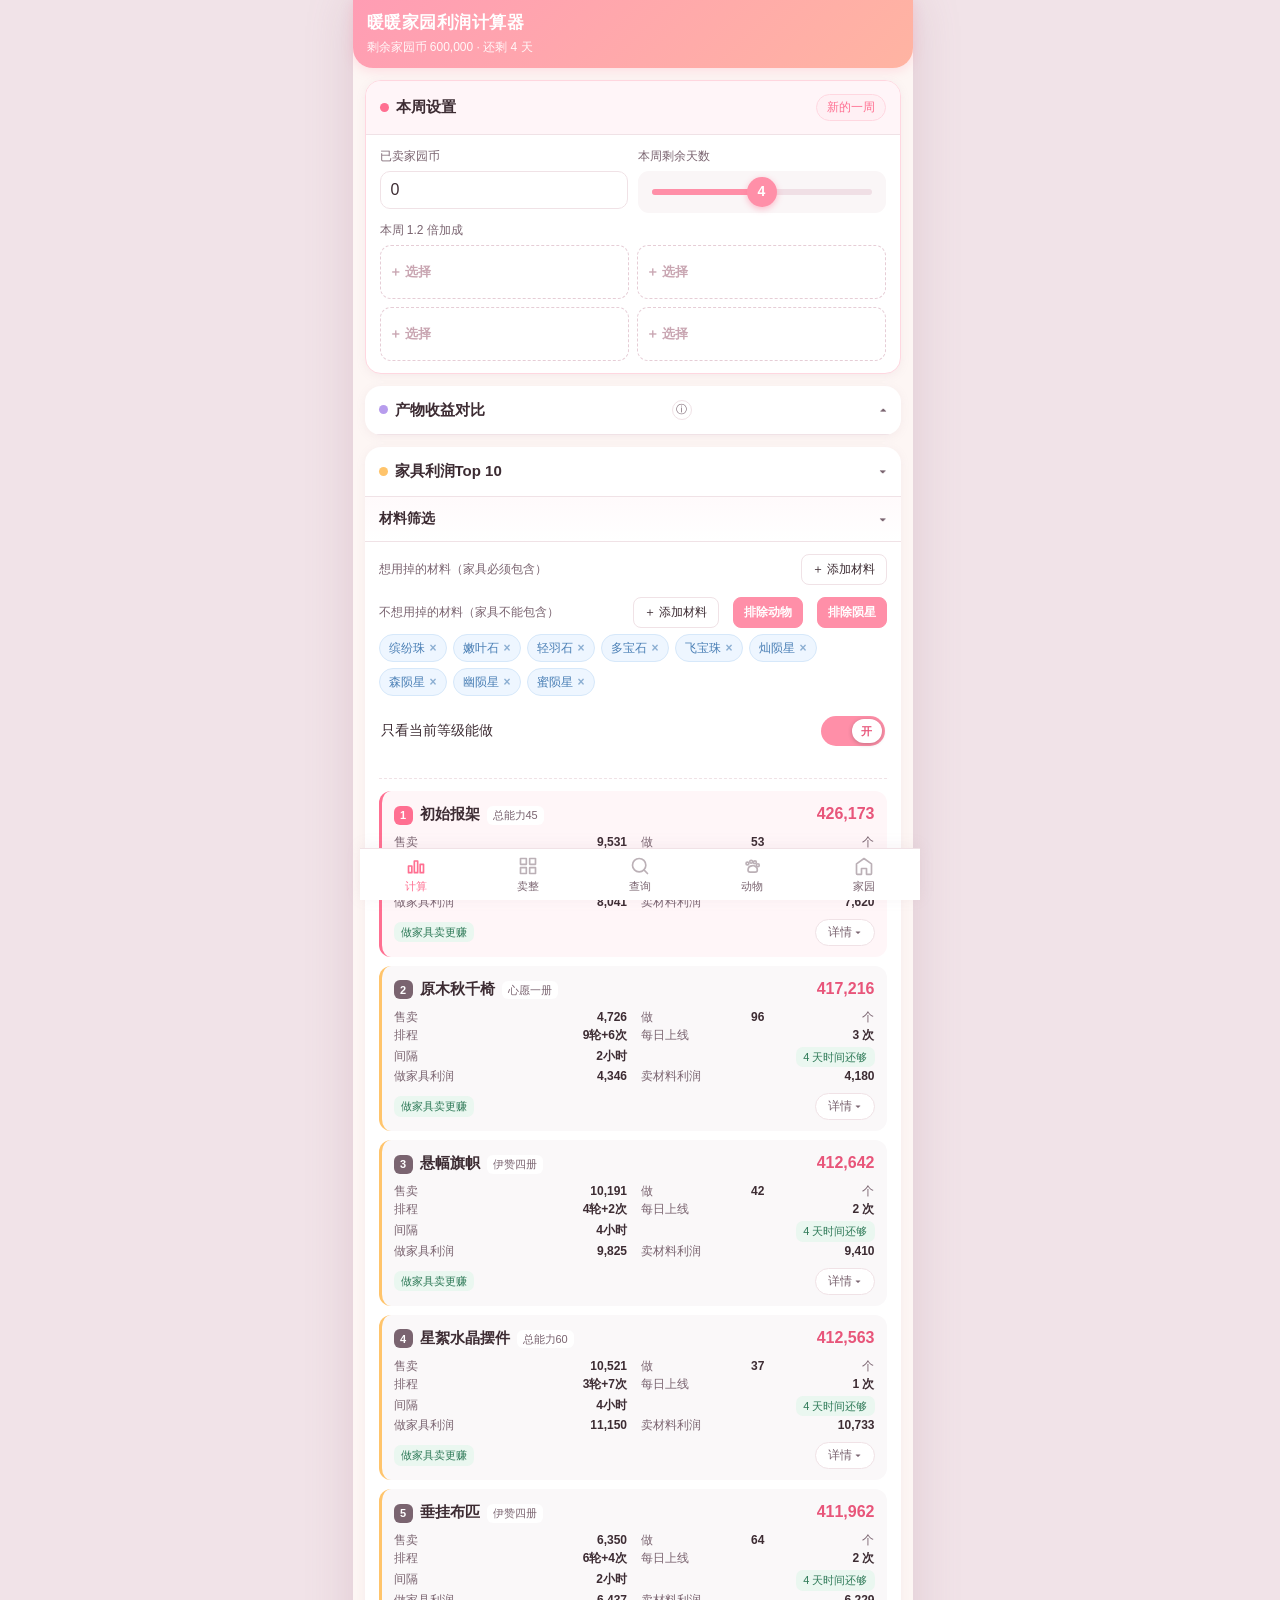
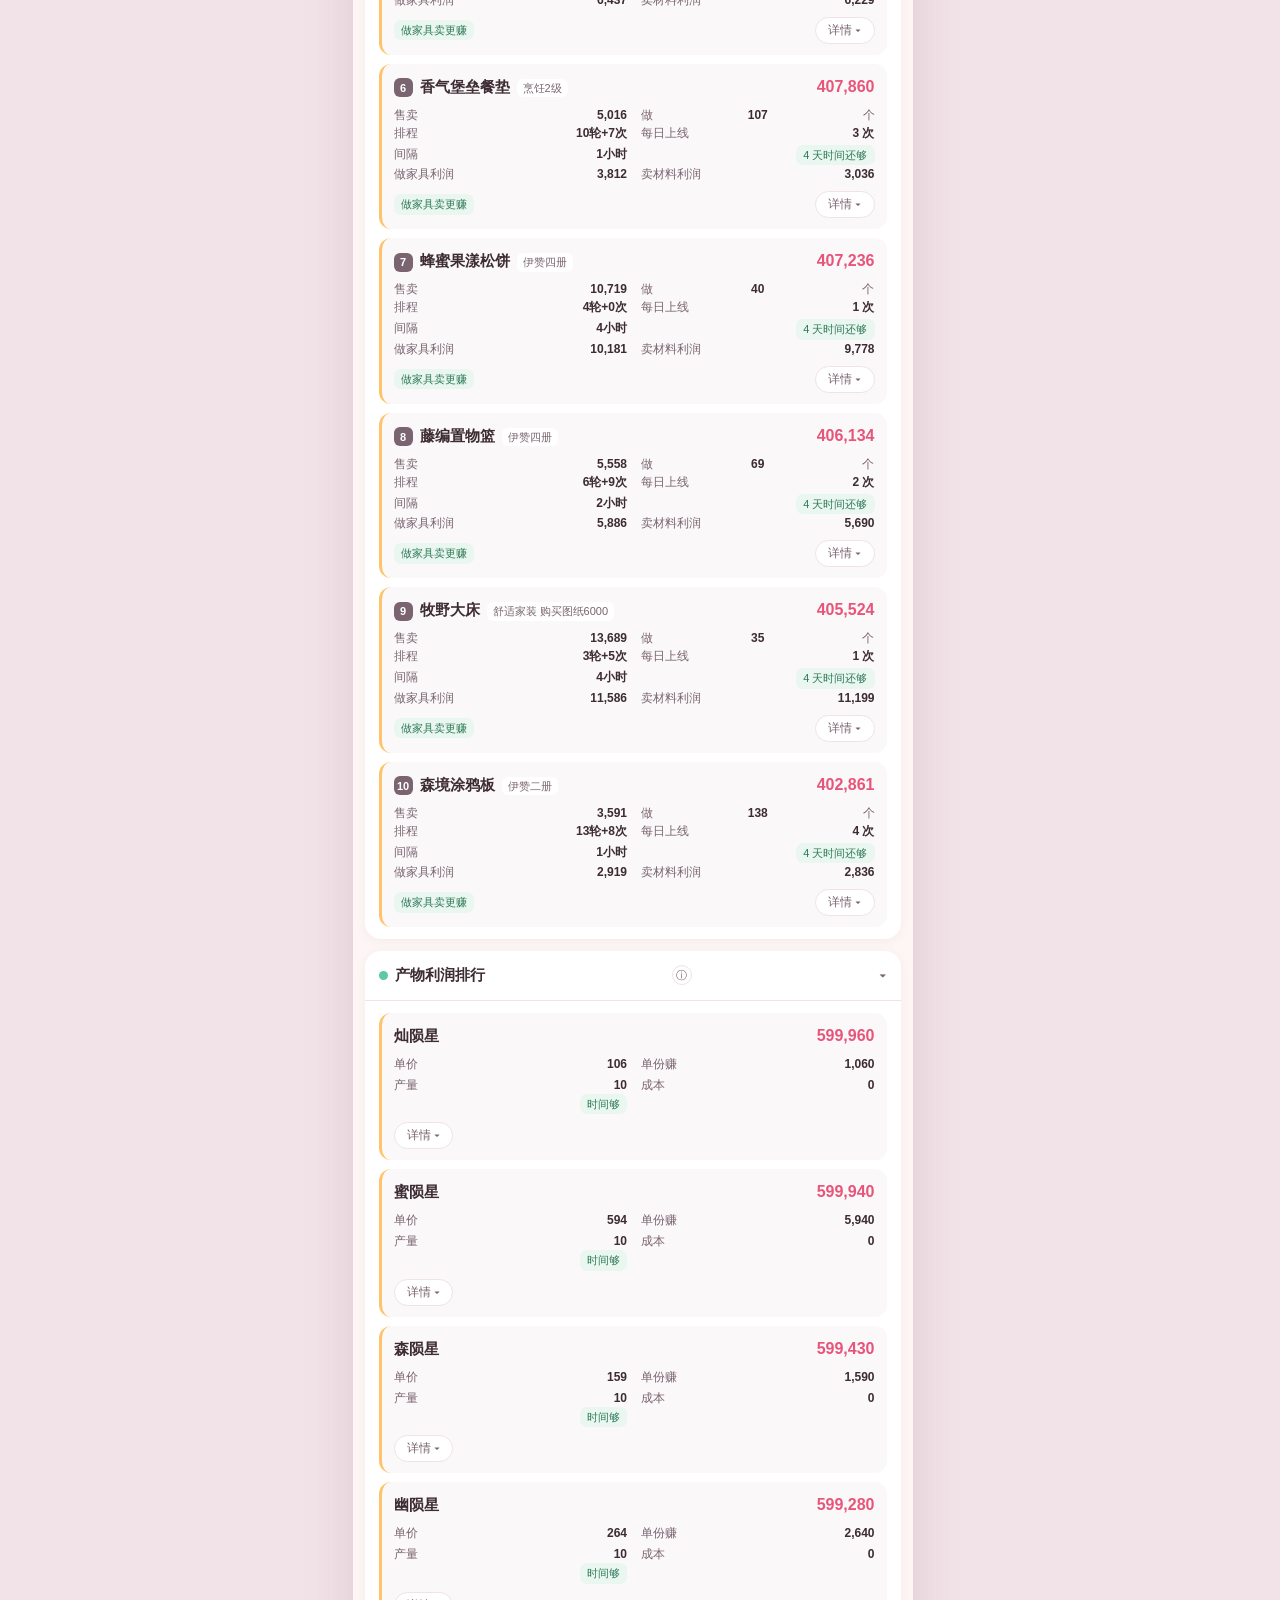
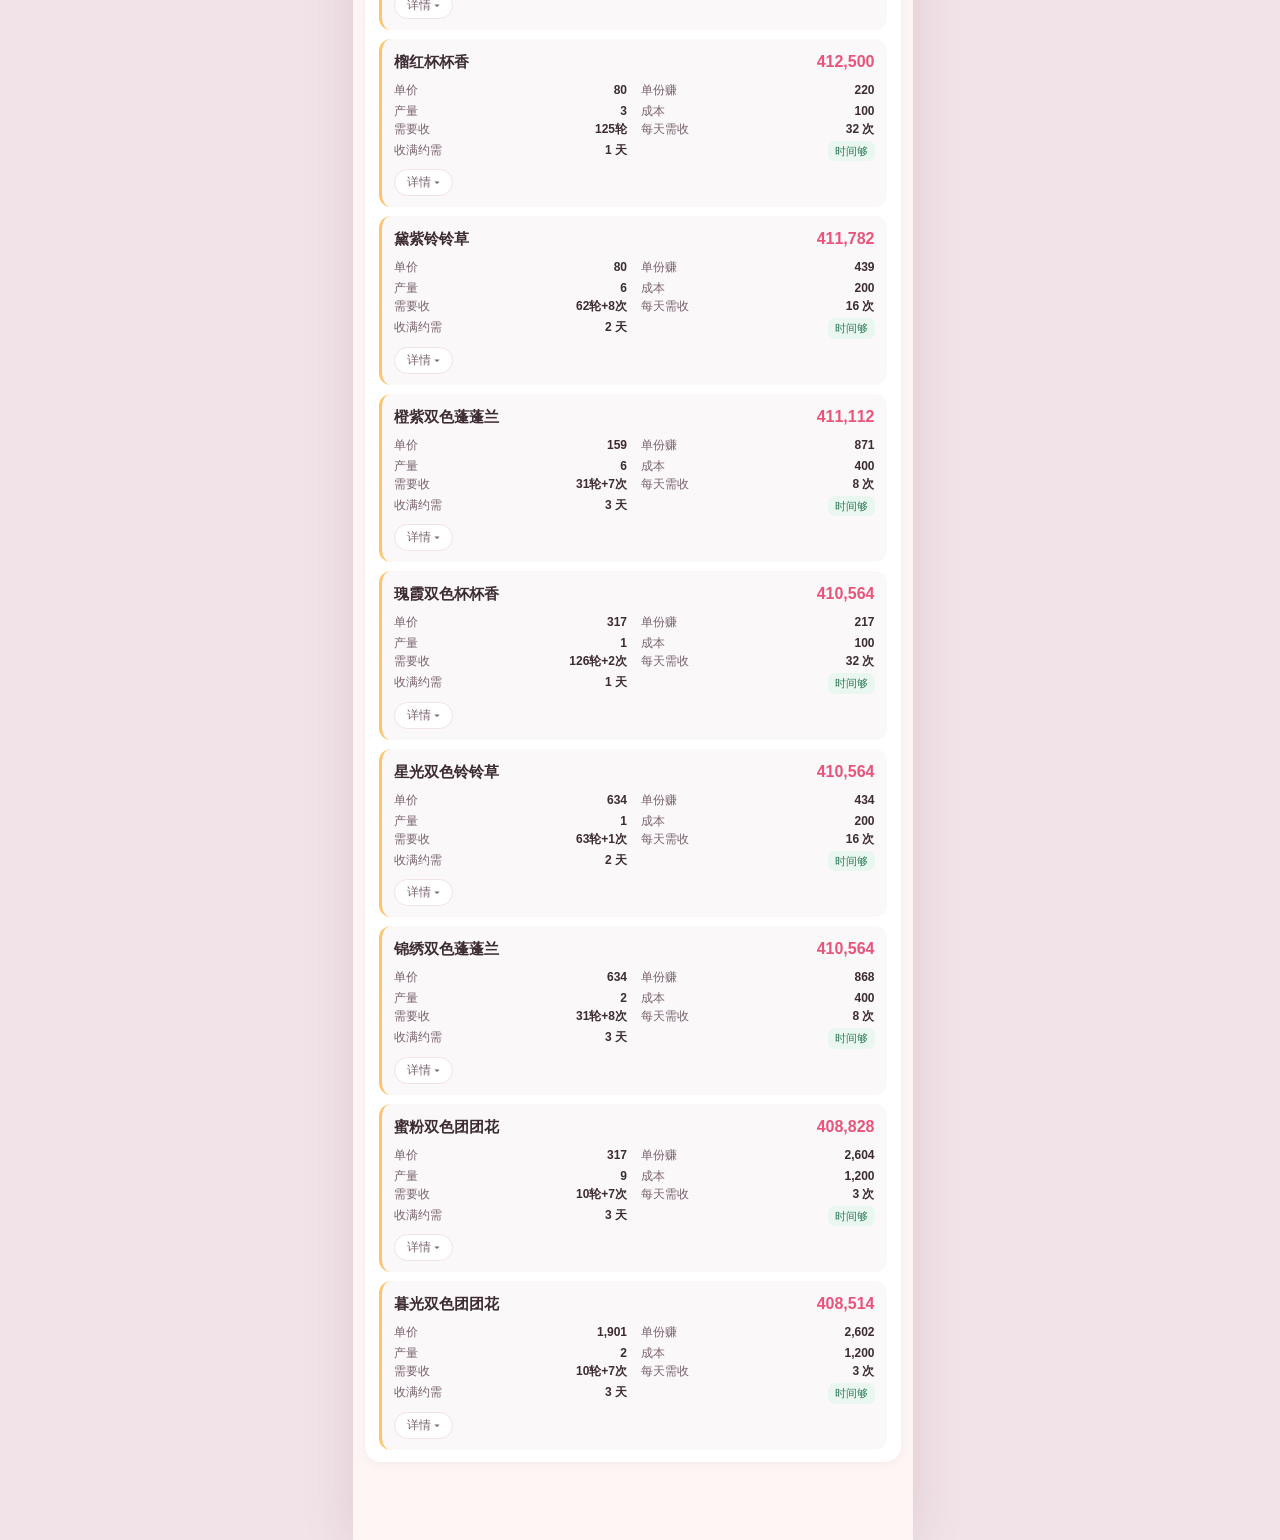
<file: android/app/src/main/assets/index.html>
<!DOCTYPE html>
<html lang="zh-CN">
<head>
<meta charset="UTF-8">
<meta name="viewport" content="width=device-width,initial-scale=1,maximum-scale=1,user-scalable=no,viewport-fit=cover">
<meta name="theme-color" content="#ff8fa8">
<meta name="mobile-web-app-capable" content="yes">
<meta name="apple-mobile-web-app-capable" content="yes">
<meta name="apple-mobile-web-app-status-bar-style" content="default">
<script>if(/^https?:$/.test(location.protocol)){var l=document.createElement('link');l.rel='manifest';l.href='manifest.json';document.head.appendChild(l)}</script>
<title>暖暖家园利润计算器</title>
<link rel="stylesheet" href="style.css?v=1.210.6.57">
</head>
<body>

<header id="topbar">
  <div class="ttl">暖暖家园利润计算器</div>
  <div class="sub" id="hdrSub"></div>
</header>

<main id="main">

  <!-- ============ 计算页 ============ -->
  <section class="page" id="page-calc">

    <!-- A. 本周设置 -->
    <div class="card week">
      <div class="chd">
        <span class="dot wk"></span>
        <b>本周设置</b>
        <button class="mini" id="btnResetWeek">新的一周</button>
      </div>
      <div class="cbd">
        <div class="row2">
          <div class="fld">
            <label>已卖家园币</label>
            <input type="number" inputmode="numeric" id="iWeekSold" step="1000">
          </div>
          <div class="fld">
            <label>本周剩余天数</label>
            <div class="daypick" id="dayPick" role="slider" tabindex="0"
                 aria-label="本周剩余天数" aria-valuemin="1" aria-valuemax="7" aria-valuenow="4">
              <div class="dtrack"><div class="dfill" id="dayFill"></div><div class="dthumb" id="dayThumb">4</div></div>
            </div>
          </div>
        </div>
        <div class="fld">
          <label>本周 1.2 倍加成</label>
          <div class="b12slots grid2" id="b12Slots"></div>
        </div>
      </div>
    </div>

    <!-- 产物对比表：置于「材料筛选」之前 -->
    <div class="card res">
      <div class="chd fold" data-fold="cmpBody"><span class="dot b12"></span><b>产物收益对比</b><button type="button" class="iinfo" data-tipid="tip-cmp" aria-label="说明">ⓘ</button><span class="arrow">▾</span></div>
      <div class="cbd" id="cmpBody">
        <p class="tip" id="tip-cmp" hidden>同一份家园币预算下，把 1.2 倍产物与手动选择的其他产物放在一起对比：总销售 / 总利润、所需数量、收获轮次、每天收获几次、能否在剩余天内卖到上限。本周 1.2 倍加成最多 4 个（产物 / 家具均可），自动带出到对比；手动产物最多选 3 个，点槽位卡片选择。</p>
        <div class="grphd"><span class="grp">本周 1.2 倍产物</span><button type="button" class="gset" id="btnSetCmp12">设置</button></div>
        <div id="cmp12"></div>
        <div class="grphd" style="margin-top:12px"><span class="grp">非1.2倍产物对比</span><button type="button" class="gset" id="btnSetCmpMan">设置</button></div>
        <div id="cmpMan"></div>
      </div>
    </div>

    <!-- 家具利润 Top 10（材料筛选合并到顶部；可折叠：折叠态卡头显示筛选概要） -->
    <div class="card res">
      <div class="chd fold" data-fold="furnBody">
        <span class="dot rs"></span><b>家具利润Top 10</b>
        <span class="foldsum" id="furnSum"></span>
        <span class="arrow">▾</span>
      </div>
      <div class="cbd" id="furnBody">
        <!-- 材料筛选（可折叠小节，合并到家具卡片顶部） -->
        <div class="filtwrap" id="filtInner">
          <div class="chd fold sub" data-fold="filtBox">
            <b>材料筛选</b><span class="filtsum" id="filtSum"></span><span class="arrow">▾</span>
          </div>
          <div class="cbd" id="filtBox">
            <div class="fld">
              <div class="fldhd"><label>想用掉的材料（家具必须包含）</label>
                <span class="fldacts"><button type="button" class="btn sm" id="btnMatWant">＋ 添加材料</button></span>
              </div>
              <div class="tags" id="tWant"></div>
            </div>
            <div class="fld">
              <div class="fldhd"><label>不想用掉的材料（家具不能包含）</label>
                <span class="fldacts"><button type="button" class="btn sm" id="btnMatAvoid">＋ 添加材料</button><button type="button" class="tbtn sm" id="cAnimal" aria-pressed="true">排除动物</button><button type="button" class="tbtn sm" id="cStar" aria-pressed="true">排除陨星</button></span>
              </div>
              <div class="tags" id="tAvoid"></div>
            </div>
            <div class="fld">
              <button type="button" class="sw" id="cOnlyOwned" role="switch" aria-checked="true" data-on="开" data-off="关" aria-label="只看当前等级能做"><span class="swl">只看当前等级能做</span><span class="trk"><span class="kn">开</span></span></button>
            </div>
          </div>
        </div>
        <div class="fildiv"></div>
        <div id="outFur"></div>
      </div>
    </div>

    <div class="card res" id="card12" style="display:none">
      <div class="chd fold" data-fold="furn12Body"><span class="dot b12"></span><b>本周 1.2 倍家具</b><span class="arrow">▾</span></div>
      <div class="cbd" id="furn12Body"></div>
    </div>

    <div class="card res">
      <div class="chd fold" data-fold="outProd">
        <span class="dot pd"></span><b>产物利润排行</b><button type="button" class="iinfo" data-tipid="tip-rank" aria-label="说明">ⓘ</button><span class="arrow">▾</span>
      </div>
      <div class="cbd" id="outProd">
        <p class="tip" id="tip-rank" hidden>排行按「单份利润 × 可达总量」从高到低：可达总量取可养容量与可收获份数中的较小者。</p>
        <div id="outProdList"></div>
      </div>
    </div>
  </section>

  <!-- ============ 卖整页 ============ -->
  <section class="page" id="page-sell" hidden>
    <div class="card sell">
      <div class="chd">
        <span class="dot st"></span>
        <b>家园币卖整</b>
        <button type="button" class="iinfo" data-tipid="tip-sell" aria-label="说明">ⓘ</button>
      </div>
      <div class="cbd">
        <div class="sellR">本周还能再赚 <b id="sellR">0</b> 家园币</div>
        <p class="tip" id="tip-sell" hidden>勾选要卖的产物：本周 1.2 倍可直接勾选，相应精粹自动带出，也可补其他产物或家具。下面按凑整逻辑自动算每种卖多少个，把剩余金额恰好卖完。库存不够的产物，可在每行右侧填「数量上限」，方案不会超过上限。</p>
      </div>
    </div>

    <div class="card">
      <div class="chd">
        <span class="dot wk"></span><b>出售勾选</b><span class="tag" id="pickTag">已选 0 种</span>
      </div>
      <div class="cbd">
        <div id="pickList"></div>
        <div class="btnrow">
          <button class="btn" id="btnAddPick">＋ 添加其他产物 / 精粹 / 树木 / 家具</button>
        </div>
      </div>
    </div>

    <div class="card res">
      <div class="chd"><span class="dot rs"></span><b>凑整方案</b><span class="tag" id="fitTag"></span><button type="button" class="iinfo" data-tipid="tip-fit" aria-label="说明">ⓘ</button></div>
      <div class="cbd" id="sellOut">
        <p class="tip" id="tip-fit" hidden>按凑整逻辑自动算每种卖多少个，把剩余金额恰好卖完；单价已含 1.2 倍 / 甜食加成。勾选行右侧可填「数量上限」（库存最多卖几个，留空 = 不限），方案不会超过上限；「其他解法」会依次尝试不用最贵的 1/2/3 种产物（某种卖完了时用）。</p>
        <div id="sellOutList"></div>
      </div>
    </div>
  </section>

  <!-- ============ 查询页 ============ -->
  <section class="page" id="page-query" hidden>
    <div class="card">
      <div class="chd"><b>数据查询</b></div>
      <div class="cbd">
        <div class="tabs2">
          <button class="on" data-q="fur">家具</button>
          <button data-q="plant">植物</button>
          <button data-q="fish">鱼</button>
          <button data-q="star">陨星</button>
          <button data-q="food">烹饪</button>
          <button data-q="other">其他</button>
        </div>
        <input class="find big" id="qFind" placeholder="输入名称搜索…" autocomplete="off">
        <div id="qOut"></div>
      </div>
    </div>
  </section>

  <!-- ============ 家园页（倒数第二个） ============ -->
  <section class="page" id="page-home" hidden>

    <!-- 我的家园 -->
    <div class="card home">
      <div class="chd">
        <span class="dot hm"></span>
        <b>我的家园</b>
        <button type="button" class="iinfo" data-tipid="tip-home" aria-label="说明">ⓘ</button>
      </div>
      <div class="cbd">
        <p class="tip" id="tip-home" hidden>能力等级与「农田鱼塘总数」均为上下两行卡片：小字标题在左上角，大数字为总数。点能力芯片或农田卡弹出气泡：能力等级直接加减；农田卡调整「额外购买」（允许为负，红色，代表未摆出的田 / 池），并标出「等级赠送」，总数 = 两者之和且下限为 0；等级赠送随种植 / 养鱼能力自动变化，各等级明细见「ⓘ」。所有不超过 8 个选项的选择都用气泡，点选即生效。</p>

        <!-- 家园币上限（从计算页移入） -->
        <div class="fld">
          <label>本周家园币上限</label>
          <button type="button" class="fsel" id="sWeekCap"></button>
        </div>

        <!-- 六大能力：直接平铺，点击卡片用气泡编辑 -->
        <div class="fld">
          <label>能力等级</label>
          <div class="lvgrid2" id="lvGrid"></div>
        </div>

        <!-- 农田鱼塘总数：四卡一排 -->
        <div class="fld">
          <div class="rowhd">
            <label>农田鱼塘总数</label>
            <button type="button" class="iinfo" data-tipid="tip-field" aria-label="说明">ⓘ</button>
          </div>
          <div class="fieldcards" id="fieldCards"></div>
          <p class="tip" id="tip-field" hidden></p>
        </div>

        <div class="row2">
          <div class="fld">
            <label>吃的甜品</label>
            <button type="button" class="fsel" id="sDessert"></button>
          </div>
          <div class="fld">
            <label>免费加速</label>
            <button type="button" class="fsel" id="sBoost"></button>
          </div>
        </div>
        <div class="row2">
          <div class="fld"><button type="button" class="sw" id="cWater" role="switch" aria-checked="true" data-on="有" data-off="无" aria-label="4 星浇水套"><span class="swl">4 星浇水套</span><span class="trk"><span class="kn">有</span></span></button></div>
          <div class="fld"><button type="button" class="sw" id="cBestFish" role="switch" aria-checked="true" data-on="只收" data-off="不限" aria-label="捕鱼只收最高产量"><span class="swl">捕鱼只收最高产量</span><span class="trk"><span class="kn">只收</span></span></button></div>
          <div class="fld"><button type="button" class="sw" id="cTree" role="switch" aria-checked="true" data-on="卖" data-off="留" aria-label="卖树"><span class="swl">卖树</span><span class="trk"><span class="kn">卖</span></span></button></div>
          <div class="fld"><button type="button" class="sw" id="cEss" role="switch" aria-checked="true" data-on="卖" data-off="留" aria-label="卖精粹"><span class="swl">卖精粹</span><span class="trk"><span class="kn">卖</span></span></button></div>
        </div>
      </div>
    </div>

    <!-- 钓鱼熟练度 -->
    <div class="card fish">
      <div class="chd"><span class="dot pd"></span><b>钓鱼熟练度</b><button type="button" class="iinfo" data-tipid="tip-fish" aria-label="说明">ⓘ</button></div>
      <div class="cbd">
        <p class="tip" id="tip-fish" hidden>钓鱼熟练度影响鱼的产量。铲掉低产量重新养、捕鱼只收最高产量可以节约成本，选「只收」则按最高产量计算（开关在「我的家园」）。</p>
        <div id="fishGrid"></div>
        <p class="tip" id="fishTip"></p>
      </div>
    </div>


    <div class="card">
      <div class="chd fold" data-fold="meBody2"><b>配置备份</b><span class="arrow">▾</span></div>
      <div class="cbd" id="meBody2">
        <p class="tip">「我的家园」「本周设置」「卖整勾选」都会自动保存在本机，下次打开自动恢复，不用重填。新的一周开始时，点计算页的「新的一周」按钮即可清零重填。</p>
        <div class="btnrow">
          <button class="btn" id="btnExport">导出配置</button>
          <button class="btn" id="btnImport">导入配置</button>
          <button class="btn" id="btnPaste">粘贴配置</button>
          <button class="btn warn" id="btnClear">清空我的家园</button>
          <button class="btn warn" id="btnClearWeek">清空本周设置</button>
          <button class="btn warn" id="btnClearSell">重置卖整勾选</button>
        </div>
        <textarea id="ioBox" placeholder="导出/粘贴配置 JSON" rows="3"></textarea>
      </div>
    </div>
    <div class="card">
      <div class="chd fold" data-fold="meBody3"><b>关于与免责</b><span class="arrow">▾</span></div>
      <div class="cbd about" id="meBody3">
        <p id="verLine"></p>
        <p id="dlLine"><b>安卓版下载</b>：<a id="dlLink" href="https://pan.baidu.com/s/1R72ZaiRu5CAzUPRBSVi94w?pwd=1206" target="_blank" rel="noopener" title="https://pan.baidu.com/s/1R72ZaiRu5CAzUPRBSVi94w?pwd=1206">百度网盘链接</a>（提取码 <b>1206</b>）<button type="button" class="btn sm dlBtn" id="btnCopyDl">复制链接</button></p>
        <p><b>数据来源</b>：《无限暖暖》家园最大利润表 v2.10<br>制表者：小红薯@祢豆子（鸣谢：@最杰瑞的杰瑞、@供电局、@1群提供数据的暖妈们）</p>
        <p><b>本工具</b>：非官方粉丝向工具，仅将该表格的计算逻辑移植为手机端应用，数据永久免费。</p>
        <p class="warnTxt">免责声明：数据来自社区整理，随游戏版本更新可能失效，计算结果仅供参考，请以游戏内实际为准。本工具不含任何游戏美术素材，不收费、不含广告、不收集任何个人信息。</p>
      </div>
    </div>
  </section>

  <!-- ============ 动物 ============ -->
  <section class="page" id="page-animal" hidden>
    <!-- 养殖数量 -->
    <div class="card count">
      <div class="chd fold" data-fold="anCountBody"><span class="dot wk"></span><b>养殖数量</b><span class="fnum" id="anCountSum"></span><button type="button" class="iinfo" data-tipid="tip-cap" aria-label="说明">ⓘ</button><span class="arrow">▾</span></div>
      <div class="cbd" id="anCountBody">
        <div id="anCount"></div>
        <p class="tip" id="anCapTip" hidden></p>
        <p class="tip" id="tip-cap" hidden>可养数量由<b>邀约等级</b>决定（当前 <b id="capLv"></b> 级），超出部分不参与生产。分组：小动物 = 缤纷珠 / 嫩叶石 / 轻羽石；大动物 = 多宝石 / 飞宝珠。点击动物名可标记「排除」。</p>
      </div>
    </div>

    <!-- 动物好感度 -->
    <div class="card animal">
      <div class="chd fold" data-fold="anGroupsBody"><span class="dot hm"></span><b>动物好感度</b><button type="button" class="iinfo" data-tipid="tip-animal" aria-label="说明">ⓘ</button><span class="arrow">▾</span></div>
      <div class="cbd" id="anGroupsBody">
        <p class="tip" id="tip-animal" hidden>邀约 1 级解锁白、3 级解锁棕、6 级解锁蓝；好感度 1–3 心，品质越高产量越高（蓝 &gt; 棕 &gt; 白）。养动物时自动选好感度高、品质高的。<br>收益显示在<b>品质小节头</b>（每小时利润与利润率，成本按能量饼干 10 币/能量基准，与社区基准表同口径；未含悠食与饼干倍率——对所有动物同乘，不影响横向对比），随好感度实时变化。<b>点动物名</b>切换「排除」（灰显，生产计算自动跳过）；<b>点右侧心数</b>调整好感度（排除中的选了心数即恢复）。</p>
        <div id="anGroups"></div>
      </div>
    </div>

    <!-- 投喂饼干 -->
    <div class="card ck">
      <div class="chd"><span class="dot b12"></span><b>投喂饼干</b><button type="button" class="iinfo" data-tipid="tip-ck" aria-label="说明">ⓘ</button></div>
      <div class="cbd">
        <p class="tip" id="tip-ck" hidden>第一个饼干影响整个动物区成本利润。</p>
        <div class="fld">
          <label>选择你要喂食的饼干和数量</label>
          <div id="ckSlots"></div>
        </div>
        <div class="row2">
          <div class="fld">
            <label>动物生产模式</label>
            <div class="seg seg2" data-k="anMode">
              <button data-v="many">悠食多产</button>
              <button data-v="normal">常规模式</button>
            </div>
          </div>
          <div class="fld">
            <label>制作饼干的甜味材料</label>
            <button type="button" class="fsel" id="sSeason"></button>
          </div>
        </div>
        <div class="fld">
          <label>做饼干产生的额外产物（精粹 / 树）要卖吗</label>
          <div class="seg" data-k="sellExtra">
            <button data-v="both">都卖</button>
            <button data-v="ess">只卖精粹</button>
            <button data-v="tree">只卖树</button>
            <button data-v="none">不卖</button>
          </div>
        </div>
      </div>
    </div>

    <div class="card res">
      <div class="chd"><span class="dot rs"></span><b>饼干收益总览</b></div>
      <div class="cbd" id="ckOut"></div>
    </div>
  </section>

</main>

<div id="dlgBox" hidden>
  <div class="dlg-mask"></div>
  <div class="dlg-card" role="alertdialog" aria-modal="true">
    <b id="dlgTitle"></b><p id="dlgMsg"></p>
    <div class="dlg-btns"><button type="button" class="dlg-no" id="dlgNo">取消</button>
    <button type="button" class="dlg-ok" id="dlgOk">确定</button></div>
  </div>
</div>

<!-- 步进器气泡：锚定在卡片旁，无全屏遮罩；标题/信息/按钮可按需隐藏 -->
<div id="stepBox" hidden>
  <div class="step-card" id="stepCard" role="dialog" aria-label="编辑">
    <span class="step-caret" id="stepCaret"></span>
    <b id="stepTitle" hidden></b>
    <div class="step-info" id="stepInfo" hidden></div>
    <div class="step-val">
      <button type="button" class="stpb" id="stepMinus">−</button>
      <input type="number" inputmode="numeric" id="stepInput">
      <button type="button" class="stpb" id="stepPlus">+</button>
    </div>
    <div class="dlg-btns" id="stepBtns">
      <button type="button" class="dlg-no" id="stepCancel">取消</button>
      <button type="button" class="dlg-ok" id="stepOk">确定</button>
    </div>
  </div>
</div>

<!-- 气泡选择框：≤8 选项，点击选项直接生效，无确认/取消 -->
<div id="pickBox" hidden>
  <div class="step-card pick-card" id="pickCard" role="listbox" aria-label="选择">
    <span class="step-caret" id="pickCaret"></span>
    <div class="pick-list" id="pickOpts"></div>
  </div>
</div>

<nav id="tabbar">
  <button class="on" data-p="calc"><svg viewBox="0 0 24 24" fill="none" stroke="currentColor" stroke-width="2" stroke-linecap="round" stroke-linejoin="round"><rect x="3" y="12" width="4" height="8"/><rect x="10" y="6" width="4" height="14"/><rect x="17" y="10" width="4" height="10"/></svg><span>计算</span></button>
  <button data-p="sell"><svg viewBox="0 0 24 24" fill="none" stroke="currentColor" stroke-width="2" stroke-linecap="round" stroke-linejoin="round"><rect x="3" y="3" width="7" height="7"/><rect x="14" y="3" width="7" height="7"/><rect x="3" y="14" width="7" height="7"/><rect x="14" y="14" width="7" height="7"/></svg><span>卖整</span></button>
  <button data-p="query"><svg viewBox="0 0 24 24" fill="none" stroke="currentColor" stroke-width="2" stroke-linecap="round" stroke-linejoin="round"><circle cx="11" cy="11" r="8"/><path d="m21 21-4.3-4.3"/></svg><span>查询</span></button>
  <button data-p="animal"><svg viewBox="0 0 24 24" fill="none" stroke="currentColor" stroke-width="2" stroke-linecap="round" stroke-linejoin="round"><circle cx="6.5" cy="9" r="1.7"/><circle cx="11" cy="6.8" r="1.7"/><circle cx="15.5" cy="7.6" r="1.7"/><circle cx="19" cy="11" r="1.7"/><path d="M12.8 11.5c-3.3.4-5.6 2.7-5.6 5.2 0 1.5 1.1 2.6 2.6 2.6h6c1.5 0 2.6-1.1 2.6-2.6 0-2.4-1.9-4.6-4.6-5.2-.3-.1-.7-.1-1 0Z"/></svg><span>动物</span></button>
  <button data-p="home"><svg viewBox="0 0 24 24" fill="none" stroke="currentColor" stroke-width="2" stroke-linecap="round" stroke-linejoin="round"><path d="M3 9.5 12 3l9 6.5V21a1 1 0 0 1-1 1h-5v-7H9v7H4a1 1 0 0 1-1-1Z"/></svg><span>家园</span></button>
  
</nav>

<!-- ============ 全屏选择弹层 ============
     multi：卖整·手动添加（分组/排序/搜索，点行勾选，底部完成）
     single：本周 1.2 倍槽位 / 对比表槽位（点行即选并关闭，清除用槽位卡 ×）
     mat：材料筛选（想用掉 / 要避开，点行即勾入对应数组） -->
<div class="sheet" id="pickSheet" role="dialog" aria-modal="true" aria-label="选择弹层" hidden>
  <div class="sheet-mask" id="sheetMask"></div>
  <div class="sheet-panel">
    <div class="dhandle"></div>
    <div class="sheet-hd">
      <b id="sheetTitle">选择</b>
      <span class="tag" id="sheetTag"></span>
      <div class="sheet-sort" id="sheetSort">
        <button data-v="def" class="on">默认</button><button data-v="price">价格↓</button>
      </div>
      <button class="sheet-x" id="btnSheetClose" aria-label="关闭">✕</button>
    </div>
    <div class="sheet-tools" id="sheetSearch">
      <input class="find" id="fPickAdd" placeholder="搜索名称 / 拼音首字母…" autocomplete="off">
      <div class="seg sm" id="pickGrp" hidden></div>
      <div class="seg sm sub" id="pickGrp2" hidden></div>
    </div>
    <div class="sheet-body">
      <div class="sheet-list" id="sheetList">
        <div id="sheetSpTop" style="height:0"></div>
        <div id="sheetRows"></div>
        <div id="sheetSpBot" style="height:0"></div>
      </div>
      <div class="sheet-index" id="sheetIndex" hidden></div>
    </div>
    <div class="sheet-ft" id="sheetFt">
      <div id="sheetChips" class="sheetchips"></div>
      <button class="sheet-done" id="btnSheetDone">完成</button>
    </div>
  </div>
</div>

<script src="data.js?v=1.210.6.57"></script>
<script src="core.js?v=1.210.6.57"></script>
<script src="app.js?v=1.210.6.57"></script>
</body>
</html>
</file>
<file: web/style.css>
:root{
  --bg:#fdf6f4; --card:#fff; --ink:#3d2c33; --ink2:#7a6470; --line:#f0e2e6;
  --pk:#ff8fa8; --pk2:#ff6f91; --pkDeep:#e8557a; --gd:#ffc46b; --gr:#5fc9a0; --bl:#7bb8e8; --pu:#b79ced;
  --rd:16px; --sh:0 2px 10px rgba(180,140,155,.10);
}
*{box-sizing:border-box;-webkit-tap-highlight-color:transparent}
html{-webkit-text-size-adjust:100%;text-size-adjust:100%;scrollbar-gutter:stable}   /* F1: 禁宿主浏览器自动调整字号，基准由页面 rem 决定；scrollbar-gutter 常驻槽位，锁滚时不因滚动条消失而整页横移（弹层"页面飘"根因） */
[hidden]{display:none!important}   /* .seg/.sheet-index 等设了 display 的元素也能正确隐藏 */
html,body{margin:0;padding:0}
body{
  background:var(--bg);color:var(--ink);
  font:0.9375rem/1.5 -apple-system,BlinkMacSystemFont,"PingFang SC","Microsoft YaHei",sans-serif;
  padding-bottom:calc(66px + env(safe-area-inset-bottom));
}
#topbar{
  position:sticky;top:0;z-index:50;background:linear-gradient(135deg,#ff9db4,#ffb4a2);
  color:#fff;padding:calc(10px + env(safe-area-inset-top)) 14px 12px;
  box-shadow:0 2px 12px rgba(255,143,168,.28);
}
#topbar .ttl{font-size:1.0625rem;font-weight:700;letter-spacing:.5px}
#topbar .sub{font-size:0.75rem;opacity:.92;margin-top:2px}
main{padding:12px 12px 0;max-width:720px;margin:0 auto}

/* 卡片 */
.card{background:var(--card);border-radius:var(--rd);box-shadow:var(--sh);margin-bottom:12px;overflow:hidden}
.chd{display:flex;align-items:center;gap:7px;padding:13px 14px;border-bottom:1px solid var(--line)}
.chd b{font-size:0.9375rem}
.chd .tag{font-size:0.6875rem;color:var(--ink2);background:#faf1f4;padding:2px 7px;border-radius:8px}
.chd .mini{margin-left:auto;font-size:0.75rem;background:#fff0f4;color:var(--pk2);border:1px solid #ffd7e0;padding:4px 10px;border-radius:20px}
.chd .mini.undo{background:#fff7e8;color:#b26a00;border-color:#ffe0a8}
.chd .arrow{margin-left:auto;color:var(--ink2);transition:.2s}
.chd.fold{cursor:pointer}
.chd.fold.up .arrow{transform:rotate(180deg)}
.dot{width:9px;height:9px;border-radius:50%;flex:none}
.dot.wk{background:var(--pk2)} .dot.hm{background:var(--gr)} .dot.ft{background:var(--bl)}
.dot.rs{background:var(--gd)} .dot.b12{background:var(--pu)} .dot.pd{background:var(--gr)}
.cbd{padding:12px 14px}
.card.week{border:1.5px solid #ffd7e0}
.card.week .chd{background:#fff5f8}

/* 表单 */
.fld{margin-bottom:12px}
.fld:last-child{margin-bottom:0}
.fld>label{display:block;font-size:0.75rem;color:var(--ink2);margin-bottom:6px}
/* 材料筛选折叠小节：抵消 .cbd 内边距贴边，内层标题栏窄一号与卡片头分层 */
.filtwrap{margin:-12px -14px 0}
.filtwrap>.chd.sub{padding:11px 14px;border-bottom:1px solid var(--line);background:linear-gradient(180deg,#fffafb,#fff)}
.filtwrap>.chd.sub b{font-size:0.875rem}
/* 小标题行 + 右侧操作按钮（添加材料 / 排除动物 / 排除陨星） */
.fldhd{display:flex;align-items:center;gap:6px;flex-wrap:wrap;margin-bottom:6px}
.fldhd>label{flex:1;min-width:0;margin:0;font-size:0.75rem;color:var(--ink2);line-height:1.35}
.fldacts{display:flex;gap:6px;flex-wrap:wrap;justify-content:flex-end;margin-left:auto}
.tbtn.sm{padding:6px 10px;font-size:0.75rem;border-radius:8px}
.row2{display:grid;grid-template-columns:1fr 1fr;gap:10px}
.row4{display:grid;grid-template-columns:repeat(4,1fr);gap:8px}
.row4>div{background:#faf6f7;border-radius:10px;padding:6px 8px;text-align:center}
.row4 span{display:block;font-size:0.6875rem;color:var(--ink2);margin-bottom:3px}
/* iOS Safari 忽略 maximum-scale，聚焦 <16px 输入框会强制放大页面 → 表单控件一律 16px 起 */
input[type=number],select,.find{
  width:100%;padding:9px 10px;border:1px solid var(--line);border-radius:10px;
  background:#fff;font-size:1rem;color:var(--ink);outline:none;font-family:inherit;
}
.row4 input{padding:6px 4px;text-align:center;font-size:1rem;border:none;background:transparent}
select{appearance:none;background-image:linear-gradient(45deg,transparent 50%,#b99 50%),linear-gradient(135deg,#b99 50%,transparent 50%);
  background-position:calc(100% - 15px) 50%,calc(100% - 10px) 50%;background-size:5px 5px,5px 5px;background-repeat:no-repeat}
.seg{display:grid;grid-template-columns:repeat(4,1fr);gap:6px}
.seg button{min-width:0;padding:7px 4px;font-size:0.8125rem;border:1px solid var(--line);
  background:#fff;border-radius:9px;color:var(--ink2);font-family:inherit}
.seg button.on{background:var(--pk);border-color:var(--pk);color:#fff;font-weight:600}
.seg.sm{grid-template-columns:repeat(7,1fr);gap:5px}
.seg.sm button{font-size:0.78125rem;padding:7px 0}
.seg.seg2{grid-template-columns:repeat(2,1fr)}
label.ck{display:flex;align-items:center;gap:7px;font-size:0.8125rem;color:var(--ink)!important;margin:0}
label.ck input{width:17px;height:17px;accent-color:var(--pk)}

/* 等级网格 */
.lvgrid{display:grid;grid-template-columns:repeat(3,1fr);gap:9px;margin-bottom:12px}
.lvitem{background:#faf6f7;border-radius:11px;padding:8px}
.lvitem .lb{font-size:0.6875rem;color:var(--ink2);margin-bottom:5px}
.lvitem input{width:100%;padding:5px;border:none;background:#fff;border-radius:7px;text-align:center;font-size:1rem;font-family:inherit}

/* 标签 */
.tags{display:flex;flex-wrap:wrap;gap:6px;margin-bottom:7px;min-height:4px}
.tags:empty{display:none;margin:0}   /* 没有材料时不占位，也不再显示「无」 */
.tg{background:#ffeef3;color:var(--pk2);border:1px solid #ffd7e0;padding:4px 9px;border-radius:14px;font-size:0.75rem;display:flex;gap:5px;align-items:center}
.tg.av{background:#eef6ff;color:#4a7fb5;border-color:#d6e8fa}
.tg x{cursor:pointer;font-weight:700;opacity:.6}
.find.big{padding:11px 12px;margin-bottom:10px}

/* 结果 */
.it{background:#faf8f9;border-radius:12px;padding:11px 12px;margin-bottom:9px;border-left:3px solid var(--gd)}
.it:last-child{margin-bottom:0}
/* 色条语义化：产物卡=紫 / 家具卡=金；全页利润 Top5 的卡=粉底粉条(g1，render() 统一评比) */
.it.pd{border-left-color:var(--pu)}
.it.g1{border-left-color:var(--pk2);background:#fff6f8}
.it .h{display:flex;align-items:baseline;gap:7px;margin-bottom:7px}
.it .rk{font-size:0.75rem;font-weight:800;color:#fff;background:var(--ink2);width:19px;height:19px;
  border-radius:6px;display:flex;align-items:center;justify-content:center;flex:none;font-size:0.6875rem}
.it.g1 .rk{background:var(--pk2)}
.it .nm{font-weight:700;font-size:0.9375rem}
/* 主利润数字加深一档：#ff6f91 对比度仅 2.5:1（大字 AA 下限 3:1），#e8557a ≈ 3.2:1 达标 */
.it .pf{margin-left:auto;font-weight:900;color:var(--pkDeep);font-size:1rem;white-space:nowrap;font-variant-numeric:tabular-nums}
.it .src{font-size:0.6875rem;color:var(--ink2);background:#fff;padding:1px 6px;border-radius:6px}
/* kv 数据行：两列网格 + 标签左/数值右 + 等宽数字（扫读友好） */
.kv{display:grid;grid-template-columns:1fr 1fr;gap:3px 14px;font-size:0.75rem;color:var(--ink2)}
.kv.three{display:flex;flex-wrap:wrap;column-gap:16px;row-gap:3px;align-items:baseline}
.kv.three>span{justify-content:flex-start;gap:6px}
.kv>span{display:flex;justify-content:space-between;align-items:baseline;gap:10px;min-width:0}
.kv .wide{grid-column:1 / -1}
.kv.one{grid-template-columns:1fr}
.kv .warnb{justify-self:end}
.kv b{color:var(--ink);font-weight:600;font-variant-numeric:tabular-nums}
/* 卡片三层化：详情折叠；底行=结论chip 左·详情 右（多个 chip 左侧成组，详情恒靠右） */
.ftrow{display:flex;align-items:center;gap:8px;margin-top:8px}
.ftrow>.more{margin-left:auto}
.more{padding:4px 12px;border:1px solid var(--line);border-radius:14px;background:#fff;color:var(--ink2);font-size:0.75rem;font-family:inherit}
.det{margin-top:8px;padding-top:8px;border-top:1px dashed var(--line)}
.mats{font-size:0.71875rem;color:var(--ink2);margin-top:7px;padding-top:7px;border-top:1px dashed var(--line);line-height:1.7}
.warnb{display:inline-block;font-size:0.6875rem;padding:2px 7px;border-radius:7px;margin-top:0}
.warnb.no{background:#eaf7f0;color:#2f7a58}
.warnb.yes{background:#fff0f0;color:#b04a4a}
.empty{text-align:center;color:var(--ink2);font-size:0.8125rem;padding:16px}

/* 查询 */
.tabs2{display:flex;gap:6px;margin-bottom:10px}
.tabs2 button{flex:1;padding:8px;border:1px solid var(--line);background:#fff;border-radius:10px;font-size:0.8125rem;color:var(--ink2);font-family:inherit}
.tabs2 button.on{background:var(--pk);border-color:var(--pk);color:#fff;font-weight:600}
.qr{background:#faf8f9;border-radius:11px;padding:10px 11px;margin-bottom:8px}
.qr .qn{font-weight:700;font-size:0.875rem;margin-bottom:5px}
.qr .qm{font-size:0.71875rem;color:var(--ink2);line-height:1.7}

/* 底部导航 */
#tabbar{
  position:fixed;left:0;right:0;bottom:0;z-index:60;display:flex;
  background:#fff;border-top:1px solid var(--line);
  padding-bottom:env(safe-area-inset-bottom);box-shadow:0 -2px 14px rgba(180,140,155,.10)
}
#tabbar button{flex:1;padding:7px 0 6px;background:none;border:none;font-family:inherit;color:var(--ink2)}
#tabbar button svg{display:block;width:20px;height:20px;margin:0 auto 2px;opacity:.5}
#tabbar button span{font-size:0.6875rem}
#tabbar button.on{color:var(--pk2)}
#tabbar button.on svg{opacity:1}

.btnrow{display:flex;gap:8px;flex-wrap:wrap;margin-bottom:10px}
.btn{padding:8px 14px;border:1px solid var(--line);background:#fff;border-radius:10px;font-size:0.8125rem;color:var(--ink);font-family:inherit}
.btn.warn{color:#c25b5b;border-color:#f5d5d5}
/* 切换按钮：选中 = 整钮主题色；未选 = 普通按钮 */
.tbtn{flex:none;white-space:nowrap;padding:8px 14px;border:1px solid var(--line);border-radius:12px;background:#fff;
  font-size:0.8125rem;color:var(--ink);font-family:inherit;cursor:pointer}
/* 按钮行内水平间距：HTML 中按钮紧连无空白，inline 排布会完全贴合 */
.btn + .tbtn,.tbtn + .tbtn{margin-left:8px}
.tbtn.on{background:var(--pk);border-color:var(--pk);color:#fff;font-weight:600}
.tbtn:disabled{opacity:.45}
.tbtn:active{opacity:.75}
textarea{width:100%;border:1px solid var(--line);border-radius:10px;padding:9px;font-size:1rem;
  font-family:ui-monospace,Menlo,monospace;resize:vertical;background:#fff;color:var(--ink)}
.tip{font-size:0.75rem;color:var(--ink2);margin:0 0 10px;line-height:1.7}
.about p{font-size:0.78125rem;color:var(--ink2);line-height:1.8;margin:0 0 10px}
.about p b{color:var(--ink)}
/* 「关于与免责」里的安卓版下载行：链接可点，旁边一个「复制链接」小按钮 */
.about a{color:var(--pkDeep);text-decoration:underline;word-break:break-all}
.about a:active{opacity:.6}
.dlBtn{margin-left:4px;vertical-align:1px}
.warnTxt{background:#fff8f0;border-left:3px solid var(--gd);padding:9px 11px;border-radius:8px}
#meVer{font-size:0.8125rem;line-height:1.9;color:var(--ink2)}
#meVer b{color:var(--ink)}

/* ============ 卖整页 ============ */
.dot.st{background:var(--gd)}
.sellR{font-size:0.875rem;color:var(--ink2);margin-bottom:8px}
.sellR b{font-size:1.625rem;color:var(--pkDeep);font-weight:800;margin:0 2px}
.prirow{display:flex;align-items:center;gap:9px;padding:9px 2px;border-bottom:1px dashed var(--line);font-size:0.84375rem}
.prirow:last-child{border-bottom:none}
.prirow input{width:17px;height:17px;accent-color:var(--pk);flex:none}
.prirow .prilab{display:flex;align-items:center;gap:9px;flex:1;min-width:0;cursor:pointer}
.prirow .pn{flex:1;min-width:0;overflow:hidden;text-overflow:ellipsis;white-space:nowrap}
.prirow .pp{color:var(--ink2);font-size:0.75rem;white-space:nowrap}
.prirow .b12t{font-size:0.625rem;background:#f3edff;color:#7a5bc0;padding:1px 5px;border-radius:5px;flex:none}
.prirow .b12t.auto{background:#eef4ff;color:#5b7fc0}
.prirow .rm{color:#c9a6b2;font-size:1rem;padding:0 3px;flex:none}
/* 数量上限输入框（16px 防 iOS 聚焦缩放；覆盖 .prirow input 的复选框尺寸）
   宽度按 6 位数字（含千分位）留够，避免输入后被裁；右侧留 3px 与 × 拉开 */
.prirow .capin{width:76px;flex:none;height:auto;padding:5px 3px;text-align:center;border:1px solid var(--line);border-radius:8px;background:#fff;font-size:1rem;color:var(--ink);outline:none;font-family:inherit;margin-right:3px}
.prirow .pp{flex:0 0 auto}
.prirow .capin:focus{border-color:var(--pk)}
/* 去掉 number 的上下箭头（会挤占输入宽度，5 位数就显示不全） */
.prirow .capin::-webkit-outer-spin-button,.prirow .capin::-webkit-inner-spin-button{-webkit-appearance:none;margin:0}
.capbd{display:inline-block;font-size:0.5625rem;background:#eef4ff;color:#5b7fc0;padding:0 4px;border-radius:4px;margin-left:4px;vertical-align:middle}
.pickhd{font-size:0.75rem;color:var(--tx2,#8a7580);font-weight:600;margin:10px 0 2px}
.prirow.sub{padding-left:26px}
.btn.sm:disabled{opacity:.45}
.grp{font-size:0.6875rem;color:var(--ink2);margin:10px 0 2px;font-weight:600}
/* 分组标题 + 右侧「设置」：标题左、按钮靠最右，中间留出空隙避免误触 */
.grphd{display:flex;align-items:center;gap:16px;margin:10px 0 2px}
.grphd .grp{margin:0;flex:1;min-width:0}
.gset{flex:none;font-size:0.6875rem;font-family:inherit;font-weight:600;color:var(--pkDeep);
  background:#fff2f6;border:1px solid #ffd7e0;border-radius:12px;padding:3px 13px}
.gset:active{opacity:.7}
/* 备选产物一览：排序 + 排除控件行（气泡排序钮 + 4 个排除切换钮，可换行） */
.prodctl{display:flex;flex-wrap:wrap;align-items:center;gap:8px;margin:2px 0 10px}
.prodctl .tbtn{margin-left:0}
.padmg{max-height:290px;overflow:auto;border:1px solid var(--line);border-radius:10px;margin-top:9px}
.padrow{display:flex;align-items:center;gap:8px;padding:7px 10px;font-size:0.78125rem;border-bottom:1px solid #faf3f5}
.padrow:last-child{border-bottom:none}
.padrow input{width:15px;height:15px;accent-color:var(--pk)}
.padrow .pn{flex:1;min-width:0;overflow:hidden;text-overflow:ellipsis;white-space:nowrap}
.padrow .pp{color:var(--ink2);font-size:0.71875rem}
.sellrow{display:flex;align-items:baseline;gap:8px;padding:7px 2px;border-bottom:1px dashed var(--line);font-size:0.84375rem}
.sellrow:last-child{border-bottom:none}
.sellrow .sn{flex:1;min-width:0}
.sellrow .sq{color:var(--ink2);font-size:0.75rem;white-space:nowrap}
.sellrow .sp{font-weight:700;color:var(--ink);white-space:nowrap}
.selltot{display:flex;justify-content:space-between;align-items:center;margin-top:10px;padding-top:10px;border-top:2px solid var(--line);font-size:0.875rem;font-weight:700}
.selltot b{font-size:1.25rem;color:var(--pkDeep)}
.sellgrp{font-size:0.75rem;color:var(--ink2);font-weight:700;margin:12px 0 3px}

/* ============ 家园页：钓鱼 ============ */
.fishrow{display:flex;align-items:center;gap:9px;padding:8px 2px;border-bottom:1px dashed var(--line)}
.fishrow:last-child{border-bottom:none}
.fishrow .fn{flex:1;min-width:0;font-size:0.84375rem;font-weight:600}
.fishrow select{width:96px;flex:none;font-size:1rem;padding:7px 8px}
.fishrow .fy{font-size:0.75rem;color:var(--ink2);white-space:nowrap}
.fishrow .fy b{color:var(--pk2)}

/* ============ 家园页：动物好感度 ============ */
.angrp{margin-bottom:14px}
.angrp:last-child{margin-bottom:0}
.angrph{font-size:0.84375rem;font-weight:700;margin-bottom:7px;display:flex;align-items:center;gap:7px}
.anlist{display:grid;grid-template-columns:1fr 1fr;gap:7px}
.anrow{display:flex;align-items:center;gap:6px;background:#faf8f9;border-radius:10px;padding:7px 8px;font-size:0.78125rem}
.anrow.inuse{background:#eef7ff;box-shadow:inset 0 0 0 1px #cfe4f8}
.anrow .ann{flex:1;min-width:0;overflow:hidden;text-overflow:ellipsis;white-space:nowrap;font-weight:600}
.anrow .anq{flex:none;font-size:0.625rem;font-weight:700;color:#fff;width:16px;height:16px;border-radius:5px;
  display:flex;align-items:center;justify-content:center}
.anrow .anq.q3{background:var(--bl)} .anrow .anq.q2{background:var(--gd)} .anrow .anq.q1{background:#cfc4cb}
.anrow .fsel{width:auto;flex:none;padding:5px 10px;font-size:0.875rem}
.arate{flex:none;font-size:0.6875rem;color:var(--ink2);text-align:right;font-variant-numeric:tabular-nums;min-width:86px}
.arate.good{color:#2f7a58}
.arate.bad{color:#b04a4a}
/* 好感度：品质子分组头 */
.qhead{display:flex;align-items:center;gap:6px;margin:10px 2px 6px;font-size:0.75rem;font-weight:700;color:var(--ink2)}
.qhead .qdot{width:8px;height:8px;border-radius:50%;flex:none}
.qhead .qdot.q3{background:var(--bl)} .qhead .qdot.q2{background:var(--gd)} .qhead .qdot.q1{background:#cfc4cb}
.qhead .ql{min-width:0}
.qhead .qrate{margin-left:auto;font-size:0.71875rem;font-weight:700;color:var(--pkDeep);
  font-variant-numeric:tabular-nums;white-space:nowrap}
.anrow{cursor:pointer}
.anrow.off{background:#f5f0f2;box-shadow:none}
.anrow.off .ann,.anrow.off .arate,.anrow.off .anq{opacity:.35;filter:grayscale(1)}
/* 养殖数量卡（独立首卡）：小动物三卡一排、大动物两卡一排 */
.tiles{display:grid;grid-template-columns:repeat(3,1fr);gap:8px;margin-bottom:8px}
.tiles.two{grid-template-columns:repeat(2,1fr)}
.tile{background:#faf6f7;border-radius:11px;padding:9px 8px;text-align:center}
.tile .thead{display:flex;align-items:center;justify-content:center;gap:5px;margin-bottom:3px}
.tile .cdot{width:8px;height:8px;border-radius:50%;flex:none}
.tile .cn{font-size:0.8125rem;font-weight:700;min-width:0;overflow:hidden;text-overflow:ellipsis;white-space:nowrap}
.tile .cap{font-size:0.65625rem;color:#b8a5ad;font-variant-numeric:tabular-nums}
.tile .tin{display:flex;align-items:center;justify-content:center;gap:4px}
.tile input{width:52px;text-align:center;font-size:1rem;padding:5px 4px;border:1px solid var(--line);border-radius:9px;font-family:inherit;color:var(--ink);outline:none;background:#fff}
.tile .fy{font-size:0.6875rem;color:var(--ink2)}
.qhead.capline .ql{flex:1;min-width:0}
.qhead .qnum{margin-left:auto;font-weight:700;color:var(--ink);font-variant-numeric:tabular-nums}
.qhead .qnum.over{color:#b04a4a}
.qhead.capline{margin-bottom:7px}
#anCount .anrow input{width:56px;flex:none;text-align:center;font-size:1rem;padding:6px 4px;
  border:1px solid var(--line);border-radius:8px;font-family:inherit;color:var(--ink);outline:none}
#anCount .anrow .fy{flex:none;font-size:0.75rem;color:var(--ink2)}

/* ============ 家园页：投喂饼干 ============ */
.ckrow{display:flex;align-items:center;gap:8px;margin-bottom:8px}
.ckrow:last-child{margin-bottom:0}
.ckrow select{flex:1;min-width:0;font-size:1rem;padding:8px}
.ckrow input{width:70px;flex:none;text-align:center;font-size:1rem;padding:8px 4px;
  border:1px solid var(--line);border-radius:10px;font-family:inherit;color:var(--ink);outline:none}
.ckrow .fy{flex:none;font-size:0.75rem;color:var(--ink2)}
.ckmats{margin:5px 0 9px;padding:8px 10px;background:#faf6f7;border-radius:8px}
.ckmats .kv{grid-template-columns:1fr 1fr;gap:3px 12px;font-size:0.71875rem}
.ckmats .kv .wide{grid-column:1 / -1}
.ckmats .mut{color:#b8a5ad;font-weight:400;font-size:0.6875rem}
.ckmats b{color:var(--ink)}
.ckmats .ckuse{font-size:0.71875rem;line-height:1.6}
/* 「N 只」参与名单折叠按钮：材料名右侧小字钮 */
.useTgl{border:none;background:none;padding:0 0 0 7px;font-family:inherit;font-size:0.71875rem;color:#b8a5ad;cursor:pointer;white-space:nowrap}
.useTgl::after{content:' ▸'}
.useTgl.on{color:var(--pkDeep)}
.useTgl.on::after{content:' ▾'}
/* 折叠卡头概要数字（养殖数量：总用量/总上限） */
.fnum{font-size:0.75rem;font-variant-numeric:tabular-nums;color:var(--ink2);font-weight:600}
.fnum.over{color:#c25b5b}
/* 植物卡头田类型标签（小田/中田/大田） */
.ftag{display:inline-block;font-size:0.65625rem;font-weight:600;color:#8a7580;background:#f3e9ee;border-radius:6px;padding:2px 7px;margin-right:7px;vertical-align:1px}

/* ============ 计算页：1.2倍 / 手动产物对比 ============ */
.cmprow{background:#faf8f9;border-radius:12px;padding:11px 12px;margin-bottom:9px;border-left:3px solid var(--pu)}
.cmprow:last-child{margin-bottom:0}
.cmprow.g1{background:#fff6f8;border-left-color:var(--pk2)}
.cmpname{font-weight:700;font-size:0.9375rem;margin-bottom:7px;display:flex;align-items:center;gap:6px}
/* 头行利润数字：与 .it .pf 同一范式（右上角红、加粗、等宽数字） */
.cmpname .pf{margin-left:auto;font-weight:900;color:var(--pkDeep);font-size:1rem;white-space:nowrap;font-variant-numeric:tabular-nums}
/* 1.2倍徽章全局统一紫底（产物对比卡 / 排行卡共用同一语义；卖整页 .prirow .b12t 保留自身覆写） */
.b12t{font-size:0.625rem;background:#f3edff;color:#7a5bc0;padding:1px 6px;border-radius:6px}

/* 家具详细查看材料表 */
/* 11 列宽表超出手机屏宽 → 外层横滑容器，内层保持自然宽度 */
.mtwrap{overflow-x:auto;-webkit-overflow-scrolling:touch;margin:8px -2px 0;padding:0 2px}
.mtwrap::-webkit-scrollbar{height:4px}
.mtwrap::-webkit-scrollbar-thumb{background:#e3c9d4;border-radius:2px}
.mtab{min-width:100%;border-collapse:collapse;font-size:0.6875rem}
.mtab th,.mtab td{border:1px solid var(--ln,#e8dce2);padding:3px 4px;text-align:right;white-space:nowrap}
.mtab th{background:var(--bg2,#faf5f7);color:var(--tx2,#8a7580);font-weight:600}
.mtab td:first-child,.mtab th:first-child{text-align:left}
.mtab th:first-child{position:sticky;left:0;z-index:1}
.mtab td:first-child{position:sticky;left:0;background:#faf8f9}
.mtab td{color:var(--tx,#5a4750)}
/* 查询页三档决策表：表头列对齐、只留横线（HIG 减网格线）、粉色系融入卡片风格 */
.t3wrap{border:1px solid var(--line);border-radius:10px;overflow:hidden;margin-top:8px;background:#fff}
.t3{width:100%;border-collapse:collapse;font-size:0.71875rem}
.t3 th,.t3 td{padding:5px 9px;text-align:right;white-space:nowrap;font-variant-numeric:tabular-nums}
.t3 thead th{font-size:0.65625rem;font-weight:600;color:#8a7580;background:#faf5f7;border-bottom:1px solid var(--line)}
.t3 thead th.act{color:var(--pkDeep);background:#fbdce7;font-weight:700}
.t3 th:first-child,.t3 td:first-child{text-align:left}
.t3 tbody td:first-child{color:var(--ink2)}
.t3 tbody tr+tr td{border-top:1px solid #f5ebf0}
.t3 tbody td{color:var(--ink);font-weight:600}
.t3 tbody td:first-child{font-weight:400}
.t3 tbody td.act{color:var(--pkDeep);font-weight:700}
.t3 tr.dim td:not(:first-child):not(.act){color:#b8a5ad;font-weight:500}
.t3 tr.grp td{background:#faf5f7;color:var(--pkDeep);font-weight:700;font-size:0.6875rem;padding:4px 9px;text-align:left}
.t3 tr.grp .grow{display:flex;gap:16px;align-items:baseline}
.t3 tr.grp .gseg{font-weight:500}
.mtab tfoot td{background:var(--bg2,#faf5f7);font-weight:700;color:var(--tx,#5a4750)}
.qr .qm{line-height:1.7}

/* ============ 卖整：勾选 + 凑整方案 ============ */
.btn.sm{padding:6px 10px;font-size:0.75rem;border-radius:8px}

/* ============ 全屏选择弹层（卖整添加 / 1.2 倍与对比槽位 / 材料筛选） ============ */
/* 锁滚：不用 overflow:hidden 直接压 body（移动端会丢滚动位置、桌面端滚动条消失导致整页横移=“页面飘”）。
   改为 fixed + 负 top 保位，滚动位置由 JS 记录与恢复；顶部标题栏同步 fixed 保持视觉不动 */
body.noscroll{position:fixed;left:0;right:0;overflow:hidden;max-width:560px;margin:0 auto}
body.noscroll #topbar{position:fixed;top:0;left:0;right:0;max-width:560px;margin:0 auto;z-index:60}
/* height:100dvh 兜底：锁滚时 body 变 fixed，个别 WebView 会把 .sheet 的包含块算成 body，
   只写 inset:0 时面板底部会对不齐视口、露出一条原页面 */
.sheet{position:fixed;inset:0;height:100dvh;z-index:80}
.sheet-mask{position:absolute;inset:0;background:rgba(61,44,51,.45);opacity:0;transition:opacity .22s}
.sheet-panel{position:absolute;left:0;right:0;bottom:0;top:4.5%;display:flex;flex-direction:column;
  background:var(--card);border-radius:18px 18px 0 0;transform:translateY(103%);transition:transform .24s ease;
  box-shadow:0 -8px 30px rgba(61,44,51,.22);overflow:hidden}
.sheet.open .sheet-mask{opacity:1}
.sheet.open .sheet-panel{transform:none}
.sheet-hd{display:flex;align-items:center;gap:8px;padding:13px 14px 11px;border-bottom:1px solid var(--line)}
.sheet-hd b{font-size:0.9375rem}
.sheet-x{margin-left:auto;width:30px;height:30px;border:none;border-radius:50%;background:#faf1f4;
  color:var(--ink2);font-size:0.875rem;font-family:inherit;line-height:1;flex:none}
.sheet-tools{padding:10px 14px;border-bottom:1px solid var(--line);display:flex;flex-direction:column;gap:8px}
.sheet-tools .find{margin:0}
.sheet-tools .seg{display:flex;flex-wrap:wrap;gap:6px}
.sheet-tools .seg button{flex:1 1 21%;min-width:60px}
.sheet-tools .seg.sub button{flex:1 1 15%;min-width:48px;font-size:0.71875rem;padding:5px 2px;
  background:#fff5f8;border-color:#ffd7e0;color:#ff6f91}
.sheet-tools .seg.sub button.on{background:var(--pk);border-color:var(--pk);color:#fff}
/* 排序：头部右上角紧凑分段（× 左侧）；pick 模式排序隐藏时由 tag 顶位 */
.sheet-sort{display:flex;flex:none;margin-left:auto;background:#faf1f4;border-radius:14px;padding:2px}
.sheet-hd .sheet-x{margin-left:6px}
.sheet.pick .sheet-hd .tag{margin-left:auto}
.sheet-sort button{padding:5px 9px;border:none;background:transparent;border-radius:12px;
  font-size:0.71875rem;color:var(--ink2);font-family:inherit;white-space:nowrap}
.sheet-sort button.on{background:var(--pk);color:#fff;font-weight:600}
.sheet-body{flex:1;min-height:0;position:relative}
.sheet-list{position:absolute;inset:0;overflow-y:auto;-webkit-overflow-scrolling:touch;padding:0 40px 0 14px;overscroll-behavior:contain;overflow-anchor:none}
.srow{display:flex;align-items:center;gap:9px;font-size:0.84375rem;border-bottom:1px dashed var(--line);cursor:pointer}
.srow:active{background:#faf1f4}
.srow .sn{flex:1;min-width:0;overflow:hidden;text-overflow:ellipsis;white-space:nowrap}
.srow .pp{color:var(--ink2);font-size:0.75rem;white-space:nowrap}
.srow .st{flex:none;width:22px;height:22px;border-radius:50%;border:1.5px solid #e6cdd6;color:#c9a6b2;
  display:flex;align-items:center;justify-content:center;font-size:0.8125rem;background:#fff}
.srow.on .st{background:var(--pk);border-color:var(--pk);color:#fff}
.srow.on .sn{color:var(--pk2);font-weight:600}
.srow .b12t{font-size:0.625rem;background:#f3edff;color:#7a5bc0;padding:1px 5px;border-radius:5px;margin-left:6px;flex:none}
.srow .b12t.auto{background:#eef4ff;color:#5b7fc0}
.sheet-index{position:absolute;right:0;top:50%;transform:translateY(-50%);display:flex;flex-direction:column;
  font-size:0.625rem;color:var(--pk2);text-align:center;z-index:2}
.sheet-index button{padding:0 6px;line-height:0.9375rem;background:none;border:none;color:inherit;
  font-family:inherit;font-weight:600}
.sheet-ft{padding:10px 14px calc(10px + env(safe-area-inset-bottom));border-top:1px solid var(--line)}
.sheet-done{width:100%;padding:12px;border:none;border-radius:12px;color:#fff;font-size:0.9375rem;font-weight:700;
  font-family:inherit;background:linear-gradient(135deg,#ff9db4,#ffb4a2)}

/* ============ 槽位卡片（对比表 3 槽 / 1.2 倍 2×2 格） ============ */
.b12slots{display:grid;grid-template-columns:repeat(3,1fr);gap:8px}
.b12slots.grid2{grid-template-columns:repeat(2,1fr)}
.b12slots.grid2 .slot{min-height:54px}
.b12slots.grid2 .slot .vl{font-size:0.8125rem}
/* 轻提示 */
#toastBox{position:fixed;left:50%;bottom:calc(90px + env(safe-area-inset-bottom));z-index:90;
  transform:translateX(-50%) translateY(6px);background:rgba(61,44,51,.92);color:#fff;
  font-size:0.8125rem;padding:9px 16px;border-radius:20px;opacity:0;pointer-events:none;
  transition:opacity .25s,transform .25s;max-width:80vw}
#toastBox.show{opacity:1;transform:translateX(-50%)}
.slot{position:relative;border:1.5px dashed #e6cdd6;background:#fff;border-radius:11px;padding:7px 8px 6px;
  text-align:left;font-family:inherit;color:var(--ink);min-height:50px;cursor:pointer}
.slot .lb{display:block;font-size:0.65625rem;color:var(--ink2);margin-bottom:2px}
.slot .vl{display:block;font-size:0.78125rem;font-weight:600;color:#c9a6b2;overflow:hidden;text-overflow:ellipsis;
  white-space:nowrap;padding-right:2px}
.slot.on{border-style:solid;border-color:var(--pk);background:#fff5f8}
.slot.on .vl{color:var(--pk2)}
.slot .cl{position:absolute;top:-7px;right:-7px;width:20px;height:20px;border-radius:50%;background:#b99;
  color:#fff;border:none;font-size:0.8125rem;line-height:1.25rem;text-align:center;padding:0;font-family:inherit}

/* 剩余天数：滑动选择器（数字显示在滑钮上） */
.daypick{position:relative;height:42px;background:#faf6f7;border-radius:11px;cursor:pointer;
  touch-action:none;outline:none}
.daypick:focus-visible{box-shadow:0 0 0 2px var(--pk)}
.dtrack{position:absolute;left:14px;right:14px;top:50%;height:6px;transform:translateY(-50%);
  border-radius:3px;background:#f0dfe5}
.dfill{position:absolute;left:0;top:0;height:100%;width:0;border-radius:3px;background:var(--pk)}
.dthumb{position:absolute;left:0;top:50%;transform:translate(-50%,-50%);width:30px;height:30px;
  border-radius:50%;background:var(--pk);color:#fff;font-size:0.875rem;font-weight:800;
  display:flex;align-items:center;justify-content:center;user-select:none;-webkit-user-select:none;
  box-shadow:0 2px 6px rgba(255,111,145,.45)}

/* A-Z 索引轨：命中区外扩（视觉不变） */
#sheetIndex button{position:relative}
#sheetIndex button::after{content:'';position:absolute;inset:-2px -8px}

/* 按压反馈：全站可点元素按下变淡（tap-highlight 已禁用） */
.btn:active,.slot:active,.seg button:active,.tabs2 button:active,#tabbar button:active,
.more:active,.mini:active,.chip:active,.srow:active{opacity:.65}

/* PC 端适配：整体限宽居中（手机壳式布局） */
@media (min-width:561px){
  html{background:#f1e3e8}
  body{max-width:560px;margin:0 auto;box-shadow:0 0 44px rgba(160,110,130,.22)}
  #topbar{border-radius:0 0 20px 20px}   /* iOS 风格大圆角，与卡片语言一致 */
  #tabbar{max-width:560px;margin:0 auto}
  /* top:4.5% + bottom:0 已把高度定为 95.5% 视口高；这里不能再设 max-height，
     否则高屏上 800px 上限会让 bottom:0 被忽略，面板悬空、底下空出一大块 */
  .sheet-panel{max-width:560px;margin:0 auto}
}

/* 弹层底部：已选回看 chips */
.sheetchips{display:flex;flex-wrap:wrap;gap:5px;padding:0 0 8px}
.sheetchips .chiplab{font-size:0.6875rem;color:var(--ink2);align-self:center}
.sheetchips .chip{font-size:0.6875rem;background:#ffeef3;color:var(--pkDeep);border:1px solid #ffd7e0;padding:3px 9px;border-radius:12px;max-width:150px;overflow:hidden;text-overflow:ellipsis;white-space:nowrap}

/* fsel：弹层选择按钮（替代原生 select；样式对齐原输入框语言） */
.fsel{width:100%;padding:9px 12px;border:1px solid var(--line);border-radius:10px;background:#fff;
  font-size:1rem;color:var(--ink);text-align:left;font-family:inherit;
  display:flex;justify-content:space-between;align-items:center;gap:8px;min-width:0}
.fsel::after{content:'';flex:none;width:0;height:0;border-left:5px solid transparent;
  border-right:5px solid transparent;border-top:6px solid #b99}
.fsel.sm{width:auto;flex:none;padding:7px 10px;font-size:0.875rem}
.fsel.grow{flex:1;min-width:0}
.fsel:active{opacity:.65}

/* 隐藏原生 number 输入的桌面端小箭头（移动端无此箭头；键盘输入不受影响） */
input[type=number]::-webkit-inner-spin-button,
input[type=number]::-webkit-outer-spin-button{-webkit-appearance:none;margin:0}

/* pick 模式：紧凑单选 ActionSheet 形态（面板贴合内容、无 ⊕、选中行 ✓、拖拽把手） */
.dhandle{display:none}
.sheet.pick .dhandle{display:block;flex:none;width:36px;height:4px;border-radius:2px;
  background:#e6d3da;margin:9px auto 0}
.sheet.pick .sheet-panel{top:auto;max-height:68%}
.sheet.pick .sheet-hd{padding:8px 14px 10px}
.sheet.pick .sheet-hd b{font-size:0.90625rem}
.sheet.pick .sheet-body{flex:none;height:auto}
.sheet.pick .sheet-list{position:static;max-height:52vh;padding:0 14px}
.prow{display:flex;align-items:center;justify-content:space-between;gap:10px;
  height:44px;padding:0 2px;border-bottom:1px solid var(--line);cursor:pointer;
  font-size:0.9375rem;color:var(--ink)}
.prow:last-child{border-bottom:none}
.prow:active{background:#faf1f4}
.prow .pn{min-width:0;overflow:hidden;text-overflow:ellipsis;white-space:nowrap}
.prow.on .pn{color:var(--pkDeep);font-weight:700}
.prow .pck{flex:none;width:22px;height:22px;border-radius:50%;background:var(--pkDeep);
  color:#fff;display:flex;align-items:center;justify-content:center;font-size:0.8125rem}

/* ⓘ 说明折叠：卡片头信息按钮 + 可展开说明（长说明默认收起，渐进披露） */
.iinfo{margin-left:auto;width:20px;height:20px;border-radius:50%;border:1px solid var(--line);
  background:#fff;color:var(--ink2);font-size:0.6875rem;line-height:1;flex:none;font-family:inherit;
  padding:0;cursor:pointer}
.iinfo.on{background:var(--pk);border-color:var(--pk);color:#fff}
/* 折叠卡头：ⓘ 紧贴标题（.iinfo 与 .arrow 各有 auto 会平分剩余空间 → ⓘ 漂到行中间）；无箭头卡头 ⓘ 仍靠右 */
.chd.fold .iinfo{margin-left:0}

/* 开关：HIG/M3 形态——轨道 + 滑动圆钮（开=钮右轨粉，关=钮左轨灰）；label 在左侧 */
.sw{width:100%;display:flex;align-items:center;justify-content:space-between;gap:10px;
  padding:8px 2px;border:none;background:none;font-family:inherit;cursor:pointer}
.sw .swl{flex:1;min-width:0;font-size:0.84375rem;color:var(--ink);text-align:left;
  overflow:hidden;text-overflow:ellipsis;white-space:nowrap}
/* 开关：状态字大字写在轨道上（字在滑钮对侧，随状态换边） */
/* 开关：状态字写在白色胶囊钮上（轨道 64×30，钮 30×24；开=钮右粉轨，关=钮左灰轨） */
.sw .trk{flex:none;width:64px;height:30px;border-radius:15px;background:#e5d9de;
  position:relative;transition:background .18s;padding:3px;box-sizing:border-box}
.sw .kn{position:absolute;top:3px;left:3px;width:30px;height:24px;border-radius:12px;
  background:#fff;box-shadow:0 1px 4px rgba(61,44,51,.3);
  display:flex;align-items:center;justify-content:center;
  font-size:0.6875rem;font-weight:700;color:#a08b96;transition:left .18s,color .18s;z-index:1}
.sw.on .trk{background:var(--pk)}
.sw.on .kn{left:31px;color:var(--pkDeep)}
.sw:active .trk{opacity:.85}
.sw.fit{width:fit-content}

/* 自研 Dialog（粉色系，替代原生 alert/confirm） */
#dlgBox{position:fixed;inset:0;z-index:90;display:none;align-items:flex-end;justify-content:center}
#dlgBox.open{display:flex}
#dlgBox .dlg-mask{position:absolute;inset:0;background:rgba(61,44,51,.2)}
#dlgBox .dlg-card{position:relative;width:100%;max-width:520px;margin:0 10px 14px;background:var(--card);border-radius:16px 16px 12px 12px;box-shadow:0 -6px 30px rgba(61,44,51,.18);padding:16px 16px 14px;animation:sheetUp .18s ease}
@keyframes sheetUp{from{transform:translateY(22px);opacity:.5}to{transform:translateY(0);opacity:1}}
#dlgBox b{font-size:0.9375rem}
#dlgBox p{font-size:0.78125rem;color:var(--ink2);line-height:1.7;margin:8px 0 14px;text-align:left}
#dlgBox .dlg-btns{display:flex;gap:8px}
#dlgBox .dlg-btns button{flex:1;padding:9px;border-radius:10px;border:1px solid var(--line);
  background:#fff;font-size:0.84375rem;font-family:inherit;color:var(--ink)}
#dlgBox .dlg-ok{background:var(--pk);border-color:var(--pk);color:#fff;font-weight:600}
#dlgBox .dlg-ok.danger{background:var(--pkDeep);border-color:var(--pkDeep)}
#dlgBox .dlg-no:active,#dlgBox .dlg-ok:active{opacity:.75}

/* 步进器：± 按钮 + 数字输入（长按连发） */
.stp{display:inline-flex;align-items:center;gap:5px}
.stp input[type=number]{width:46px;flex:none;min-width:0;text-align:center;
  padding:5px 2px;font-size:0.9375rem;border:1px solid var(--line);border-radius:9px}
.stpb{flex:none;width:27px;height:27px;border:1px solid var(--line);border-radius:9px;
  background:#fff;color:var(--ink2);font-size:0.9375rem;line-height:1;font-family:inherit;
  display:flex;align-items:center;justify-content:center;padding:0;cursor:pointer}
.stpb:active{background:#faf1f4;color:var(--pkDeep);border-color:#ffc4d4}
/* 上下文：tile 内（空间紧） */
.tile .stp{gap:3px}
.tile .stp input[type=number]{width:34px;font-size:0.875rem;padding:4px 2px}
.tile .stpb{width:22px;height:22px;border-radius:7px;font-size:0.8125rem}
.tile .thead .tcap{margin-left:auto;font-size:0.65625rem;color:#b8a5ad;font-variant-numeric:tabular-nums}
/* ckrow 内：名称弹性、步进器靠右 */
.ckrow .stp{gap:4px}
.ckrow .stp input[type=number]{width:44px}
/* row4 田塘格：.row4 span 的 display:block 会压过 .stp（特异性 0,1,1>0,1,0），这里提级抢回横排 */
.row4 .stp{display:inline-flex;gap:2px;margin-bottom:0}
.row4 .stp input[type=number]{width:30px;padding:4px 0;font-size:0.875rem;border:1px solid var(--line);border-radius:8px;background:#fff}
.row4 .stpb{width:20px;height:24px;border-radius:6px;font-size:0.75rem}
/* lvgrid 能力卡：1fr 默认 minmax(auto,1fr)，步进器 min-content 会把列撑到 126px 溢出屏幕——锁 minmax(0,1fr) + 紧凑步进器 */
.lvgrid{grid-template-columns:repeat(3,minmax(0,1fr))}
.lvitem{min-width:0}
.lvitem .stp{gap:3px}
.lvitem .stp input[type=number]{width:34px;padding:4px 0;font-size:0.875rem}
.lvitem .stpb{width:22px;height:22px;border-radius:7px;font-size:0.8125rem}
/* row4 田塘格：四列每格仅 75px 塞不下正常步进器（被 min-content 撑到 90px 溢出）——改 2×2，控件保持正常大小 */
.row4{grid-template-columns:repeat(2,minmax(0,1fr))}
/* 养殖 tile 三卡行：1fr 同被 min-content 撑爆——锁 minmax(0,1fr)；/N 上移卡头右端，stepper 独占第二行 */
.tiles{grid-template-columns:repeat(3,minmax(0,1fr))}
.tiles.two{grid-template-columns:repeat(2,minmax(0,1fr))}
.tile{min-width:0}
.tile .thead .cap{margin-left:auto}

/* ============ 我的家园：能力等级（直接平铺 + 气泡编辑） ============ */
.lvgrid2{display:grid;grid-template-columns:repeat(6,minmax(0,1fr));gap:6px}
.lvchip{display:flex;flex-direction:column;align-items:stretch;gap:3px;background:#faf6f7;border:1px solid var(--line);border-radius:10px;padding:8px 9px;font-family:inherit;cursor:pointer;min-width:0}
.lvchip .ln{font-size:0.625rem;color:var(--ink2);line-height:1.1;white-space:nowrap;text-align:left;align-self:flex-start}
.lvchip .lv{font-size:1.3125rem;font-weight:800;color:var(--pkDeep);font-variant-numeric:tabular-nums;line-height:1;text-align:center;align-self:stretch}
.lvchip:active{opacity:.7;background:#f3ecef}

/* ============ 我的家园：农田鱼塘总数（四卡平铺：小字标题左上 / 大数字主题 / 底部辅助行） ============ */
.fieldcards{display:grid;grid-template-columns:repeat(4,minmax(0,1fr));gap:8px;align-items:start}
.fcard{background:#faf6f7;border:1px solid var(--line);border-radius:12px;overflow:hidden}
.fch{display:flex;flex-direction:column;align-items:stretch;gap:3px;width:100%;padding:9px 9px 8px;border:none;background:none;font-family:inherit;cursor:pointer;text-align:left;min-width:0}
.fch .fn{font-size:0.625rem;color:var(--ink2);line-height:1.1;white-space:nowrap;text-align:left;align-self:flex-start}
.fch .fbig{font-size:1.3125rem;font-weight:800;color:var(--pkDeep);font-variant-numeric:tabular-nums;line-height:1;text-align:center;align-self:stretch}
.fch:active{background:#f0e7eb}
.rowhd{display:flex;align-items:center;gap:8px;margin-bottom:8px}
.rowhd label{font-size:0.75rem;color:var(--ink2)}
/* 各等级赠送明细表（ⓘ） */
.lvtbl-hd{font-size:0.6875rem;color:var(--ink2);margin-bottom:7px;line-height:1.6}
.lvtbl{width:100%;border-collapse:collapse;font-size:0.71875rem;font-variant-numeric:tabular-nums}
.lvtbl th,.lvtbl td{padding:4px 5px;text-align:center;border:1px solid var(--line)}
.lvtbl th{background:#faf5f7;color:var(--ink2);font-weight:600}
.lvtbl td:first-child,.lvtbl th:first-child{text-align:left;color:var(--ink2);font-weight:600}
.lvtbl tbody td{color:var(--ink);font-weight:600}

/* ============ 步进器气泡（能力等级编辑） ============ */
/* 步进器气泡：锚定在触发卡片旁，无全屏遮罩 */
#stepBox{position:fixed;z-index:96;display:none}
#stepBox:not([hidden]){display:block}
.step-card{position:fixed;min-width:178px;background:var(--card);border:1px solid var(--line);border-radius:14px;box-shadow:0 8px 26px rgba(61,44,51,.18);padding:13px 14px 11px;text-align:center;animation:popIn .12s ease}
@keyframes popIn{from{transform:scale(.92);opacity:0}to{transform:scale(1);opacity:1}}
.step-card b{font-size:0.875rem;display:block;margin-bottom:2px;color:var(--ink)}
.step-info{font-size:0.75rem;color:var(--ink2);margin-bottom:6px;line-height:1.5}
.step-caret{position:absolute;width:0;height:0;border:8px solid transparent;left:50%}
.step-caret.down{border-bottom-color:var(--card);top:-15px;filter:drop-shadow(0 -1px 0 var(--line))}
.step-caret.up{border-top-color:var(--card);bottom:-15px;filter:drop-shadow(0 1px 0 var(--line))}
.step-val{display:flex;align-items:center;justify-content:center;gap:14px;margin:12px 0}
.step-val input[type=number]{width:62px;text-align:center;font-size:1.4rem;font-weight:800;color:var(--pkDeep);padding:7px 4px;border:1px solid var(--line);border-radius:12px;font-family:inherit;font-variant-numeric:tabular-nums}
.step-val input.neg{color:#c25b5b}
.step-val .stpb{width:44px;height:44px;border-radius:12px;border:1px solid var(--line);background:#fff;color:var(--pkDeep);font-size:1.4rem;font-family:inherit;cursor:pointer;flex:none}
.step-val .stpb:active{background:#faf1f4}
#stepBox .dlg-btns{display:flex;gap:8px}
#stepBox .dlg-btns button{flex:1;padding:9px;border-radius:10px;border:1px solid var(--line);background:#fff;font-size:0.8125rem;font-family:inherit;color:var(--ink)}
#stepBox .dlg-ok{background:var(--pk);border-color:var(--pk);color:#fff;font-weight:600}
#stepBox .dlg-no:active,#stepBox .dlg-ok:active{opacity:.75}

/* 气泡选择框（≤8 选项，点击选项即生效，无确认/取消） */
#pickBox{position:fixed;z-index:96;display:none}
#pickBox:not([hidden]){display:block}
.pick-card{text-align:left;min-width:172px}
.pick-list{display:flex;flex-direction:column;gap:2px;max-height:300px;overflow:auto;-webkit-overflow-scrolling:touch}
.pick-item{display:flex;align-items:center;width:100%;text-align:left;padding:9px 11px;border:none;background:none;border-radius:9px;font-family:inherit;font-size:0.875rem;color:var(--ink);cursor:pointer;white-space:nowrap}
.pick-item:active{background:#faf1f4}
.pick-item.on{background:#fff0f4;color:var(--pkDeep);font-weight:700}
.pick-item.on::after{content:'✓';margin-left:auto;color:var(--pk2);font-weight:700}

/* ============ 家具利润卡：折叠态卡头筛选概要（纯文字两行 + +X 溢出） ============ */
.foldsum{display:none;position:relative;flex:1;min-width:0;flex-wrap:wrap;align-items:center;
  font-size:0.71875rem;color:var(--ink2);line-height:1.5;margin-left:4px}
.chd.fold.up .foldsum{display:flex}
.foldsum .si{white-space:nowrap}
.foldsum .sep{white-space:nowrap;color:#cfb9c2;padding:0 6px}
.foldsum .si.hide,.foldsum .sep.hide{display:none}
.foldsum .more{color:var(--pk2);font-weight:700;white-space:nowrap;margin-left:2px}
.foldsum .si.muted{color:#b8a5ad}
/* 材料筛选折叠态：标题栏两行纯文字概要（每行只占一行，溢出 +X） */
.filtsum{display:none;flex:1;min-width:0;flex-direction:column;gap:1px;margin-left:8px;
  font-size:0.6875rem;line-height:1.45;color:var(--ink2);overflow:hidden}
.chd.fold.sub.up .filtsum{display:flex}
.filtsum .fr{display:flex;align-items:baseline;min-width:0;white-space:nowrap}
.filtsum .lb{flex:none;font-weight:600;margin-right:4px}
.filtsum .vl{flex:1;min-width:0;overflow:hidden;text-overflow:ellipsis;white-space:nowrap}
.filtsum .more{flex:none;color:var(--pk2);font-weight:700;margin-left:4px}
.fildiv{border-top:1px dashed var(--line);margin:12px 0}

/* ============ 「新的一周」→「撤销」限时提示：按钮周边流光 + 倒计时进度环 + 秒数 ============ */
@property --wkSpin{syntax:'<angle>';initial-value:0deg;inherits:false}
@keyframes wkSpin{to{--wkSpin:360deg}}
@keyframes wkNumPulse{from{transform:scale(1)}to{transform:scale(1.13)}}

/* 只建立定位上下文，不改变按钮宽高 / padding / border */
.chd .mini#btnResetWeek{position:relative;white-space:nowrap;text-align:center}
.chd .mini.counting{--wkC:#ff9f1c;--wkTrack:rgba(255,159,28,.18);isolation:isolate}
.chd .mini.counting.hurry{--wkC:#ff4d4f;--wkTrack:rgba(255,77,79,.2)}
/* 外圈光环：进度随剩余时间收缩，另有一道亮带绕圈流动；绝对定位，不占布局、不撑大按钮 */
.chd .mini.counting::after{
  content:'';position:absolute;inset:-3px;border-radius:23px;padding:3px;
  background:
    conic-gradient(from var(--wkSpin,0deg),
      transparent 0deg 245deg,rgba(255,255,255,.08) 280deg,
      rgba(255,255,255,.95) 330deg,var(--wkC) 352deg,transparent 360deg),
    conic-gradient(from -90deg,
      var(--wkC) 0deg calc(var(--wkP,1) * 360deg),
      var(--wkTrack) calc(var(--wkP,1) * 360deg) 360deg);
  -webkit-mask:linear-gradient(#000 0 0) content-box,linear-gradient(#000 0 0);
  -webkit-mask-composite:xor;
  mask:linear-gradient(#000 0 0) content-box,linear-gradient(#000 0 0);
  mask-composite:exclude;
  animation:wkSpin 1.15s linear infinite;
  filter:drop-shadow(0 0 3px rgba(255,159,28,.6));
  pointer-events:none;
}
.chd .mini.counting.hurry::after{animation-duration:.5s;filter:drop-shadow(0 0 4px rgba(255,77,79,.75))}
/* 右上角秒数：绝对定位在按钮外侧，不参与布局，按钮大小不变 */
.chd .mini.counting::before{
  content:attr(data-count);position:absolute;top:-8px;right:-8px;
  width:17px;height:17px;line-height:17px;border-radius:50%;
  background:var(--wkC);color:#fff;font-size:0.625rem;font-weight:700;text-align:center;
  box-shadow:0 0 0 2px #fff,0 0 7px var(--wkC);
  animation:wkNumPulse .5s ease-in-out infinite alternate;pointer-events:none;
}
/* 不支持 mask 挖空的旧内核：退化为静态描边，仍不占布局 */
@supports not ((-webkit-mask-composite:xor) or (mask-composite:exclude)){
  .chd .mini.counting::after{background:none;-webkit-mask:none;mask:none;border:2px solid var(--wkC);box-shadow:0 0 0 2px var(--wkTrack)}
}
</file>
<file: android/app/src/main/assets/style.css>
:root{
  --bg:#fdf6f4; --card:#fff; --ink:#3d2c33; --ink2:#7a6470; --line:#f0e2e6;
  --pk:#ff8fa8; --pk2:#ff6f91; --pkDeep:#e8557a; --gd:#ffc46b; --gr:#5fc9a0; --bl:#7bb8e8; --pu:#b79ced;
  --rd:16px; --sh:0 2px 10px rgba(180,140,155,.10);
}
*{box-sizing:border-box;-webkit-tap-highlight-color:transparent}
html{-webkit-text-size-adjust:100%;text-size-adjust:100%;scrollbar-gutter:stable}   /* F1: 禁宿主浏览器自动调整字号，基准由页面 rem 决定；scrollbar-gutter 常驻槽位，锁滚时不因滚动条消失而整页横移（弹层"页面飘"根因） */
[hidden]{display:none!important}   /* .seg/.sheet-index 等设了 display 的元素也能正确隐藏 */
html,body{margin:0;padding:0}
body{
  background:var(--bg);color:var(--ink);
  font:0.9375rem/1.5 -apple-system,BlinkMacSystemFont,"PingFang SC","Microsoft YaHei",sans-serif;
  padding-bottom:calc(66px + env(safe-area-inset-bottom));
}
#topbar{
  position:sticky;top:0;z-index:50;background:linear-gradient(135deg,#ff9db4,#ffb4a2);
  color:#fff;padding:calc(10px + env(safe-area-inset-top)) 14px 12px;
  box-shadow:0 2px 12px rgba(255,143,168,.28);
}
#topbar .ttl{font-size:1.0625rem;font-weight:700;letter-spacing:.5px}
#topbar .sub{font-size:0.75rem;opacity:.92;margin-top:2px}
main{padding:12px 12px 0;max-width:720px;margin:0 auto}

/* 卡片 */
.card{background:var(--card);border-radius:var(--rd);box-shadow:var(--sh);margin-bottom:12px;overflow:hidden}
.chd{display:flex;align-items:center;gap:7px;padding:13px 14px;border-bottom:1px solid var(--line)}
.chd b{font-size:0.9375rem}
.chd .tag{font-size:0.6875rem;color:var(--ink2);background:#faf1f4;padding:2px 7px;border-radius:8px}
.chd .mini{margin-left:auto;font-size:0.75rem;background:#fff0f4;color:var(--pk2);border:1px solid #ffd7e0;padding:4px 10px;border-radius:20px}
.chd .mini.undo{background:#fff7e8;color:#b26a00;border-color:#ffe0a8}
.chd .arrow{margin-left:auto;color:var(--ink2);transition:.2s}
.chd.fold{cursor:pointer}
.chd.fold.up .arrow{transform:rotate(180deg)}
.dot{width:9px;height:9px;border-radius:50%;flex:none}
.dot.wk{background:var(--pk2)} .dot.hm{background:var(--gr)} .dot.ft{background:var(--bl)}
.dot.rs{background:var(--gd)} .dot.b12{background:var(--pu)} .dot.pd{background:var(--gr)}
.cbd{padding:12px 14px}
.card.week{border:1.5px solid #ffd7e0}
.card.week .chd{background:#fff5f8}

/* 表单 */
.fld{margin-bottom:12px}
.fld:last-child{margin-bottom:0}
.fld>label{display:block;font-size:0.75rem;color:var(--ink2);margin-bottom:6px}
/* 材料筛选折叠小节：抵消 .cbd 内边距贴边，内层标题栏窄一号与卡片头分层 */
.filtwrap{margin:-12px -14px 0}
.filtwrap>.chd.sub{padding:11px 14px;border-bottom:1px solid var(--line);background:linear-gradient(180deg,#fffafb,#fff)}
.filtwrap>.chd.sub b{font-size:0.875rem}
/* 小标题行 + 右侧操作按钮（添加材料 / 排除动物 / 排除陨星） */
.fldhd{display:flex;align-items:center;gap:6px;flex-wrap:wrap;margin-bottom:6px}
.fldhd>label{flex:1;min-width:0;margin:0;font-size:0.75rem;color:var(--ink2);line-height:1.35}
.fldacts{display:flex;gap:6px;flex-wrap:wrap;justify-content:flex-end;margin-left:auto}
.tbtn.sm{padding:6px 10px;font-size:0.75rem;border-radius:8px}
.row2{display:grid;grid-template-columns:1fr 1fr;gap:10px}
.row4{display:grid;grid-template-columns:repeat(4,1fr);gap:8px}
.row4>div{background:#faf6f7;border-radius:10px;padding:6px 8px;text-align:center}
.row4 span{display:block;font-size:0.6875rem;color:var(--ink2);margin-bottom:3px}
/* iOS Safari 忽略 maximum-scale，聚焦 <16px 输入框会强制放大页面 → 表单控件一律 16px 起 */
input[type=number],select,.find{
  width:100%;padding:9px 10px;border:1px solid var(--line);border-radius:10px;
  background:#fff;font-size:1rem;color:var(--ink);outline:none;font-family:inherit;
}
.row4 input{padding:6px 4px;text-align:center;font-size:1rem;border:none;background:transparent}
select{appearance:none;background-image:linear-gradient(45deg,transparent 50%,#b99 50%),linear-gradient(135deg,#b99 50%,transparent 50%);
  background-position:calc(100% - 15px) 50%,calc(100% - 10px) 50%;background-size:5px 5px,5px 5px;background-repeat:no-repeat}
.seg{display:grid;grid-template-columns:repeat(4,1fr);gap:6px}
.seg button{min-width:0;padding:7px 4px;font-size:0.8125rem;border:1px solid var(--line);
  background:#fff;border-radius:9px;color:var(--ink2);font-family:inherit}
.seg button.on{background:var(--pk);border-color:var(--pk);color:#fff;font-weight:600}
.seg.sm{grid-template-columns:repeat(7,1fr);gap:5px}
.seg.sm button{font-size:0.78125rem;padding:7px 0}
.seg.seg2{grid-template-columns:repeat(2,1fr)}
label.ck{display:flex;align-items:center;gap:7px;font-size:0.8125rem;color:var(--ink)!important;margin:0}
label.ck input{width:17px;height:17px;accent-color:var(--pk)}

/* 等级网格 */
.lvgrid{display:grid;grid-template-columns:repeat(3,1fr);gap:9px;margin-bottom:12px}
.lvitem{background:#faf6f7;border-radius:11px;padding:8px}
.lvitem .lb{font-size:0.6875rem;color:var(--ink2);margin-bottom:5px}
.lvitem input{width:100%;padding:5px;border:none;background:#fff;border-radius:7px;text-align:center;font-size:1rem;font-family:inherit}

/* 标签 */
.tags{display:flex;flex-wrap:wrap;gap:6px;margin-bottom:7px;min-height:4px}
.tags:empty{display:none;margin:0}   /* 没有材料时不占位，也不再显示「无」 */
.tg{background:#ffeef3;color:var(--pk2);border:1px solid #ffd7e0;padding:4px 9px;border-radius:14px;font-size:0.75rem;display:flex;gap:5px;align-items:center}
.tg.av{background:#eef6ff;color:#4a7fb5;border-color:#d6e8fa}
.tg x{cursor:pointer;font-weight:700;opacity:.6}
.find.big{padding:11px 12px;margin-bottom:10px}

/* 结果 */
.it{background:#faf8f9;border-radius:12px;padding:11px 12px;margin-bottom:9px;border-left:3px solid var(--gd)}
.it:last-child{margin-bottom:0}
.it.g1{border-left-color:var(--pk2);background:#fff6f8}
.it .h{display:flex;align-items:baseline;gap:7px;margin-bottom:7px}
.it .rk{font-size:0.75rem;font-weight:800;color:#fff;background:var(--ink2);width:19px;height:19px;
  border-radius:6px;display:flex;align-items:center;justify-content:center;flex:none;font-size:0.6875rem}
.it.g1 .rk{background:var(--pk2)}
.it .nm{font-weight:700;font-size:0.9375rem}
/* 主利润数字加深一档：#ff6f91 对比度仅 2.5:1（大字 AA 下限 3:1），#e8557a ≈ 3.2:1 达标 */
.it .pf{margin-left:auto;font-weight:800;color:var(--pkDeep);font-size:1rem;white-space:nowrap}
.it .src{font-size:0.6875rem;color:var(--ink2);background:#fff;padding:1px 6px;border-radius:6px}
/* kv 数据行：两列网格 + 标签左/数值右 + 等宽数字（扫读友好） */
.kv{display:grid;grid-template-columns:1fr 1fr;gap:3px 14px;font-size:0.75rem;color:var(--ink2)}
.kv.three{display:flex;flex-wrap:wrap;column-gap:16px;row-gap:3px;align-items:baseline}
.kv.three>span{justify-content:flex-start;gap:6px}
.kv>span{display:flex;justify-content:space-between;align-items:baseline;gap:10px;min-width:0}
.kv .wide{grid-column:1 / -1}
.kv.one{grid-template-columns:1fr}
.kv .warnb{justify-self:end}
.kv b{color:var(--ink);font-weight:600;font-variant-numeric:tabular-nums}
/* 卡片三层化：详情折叠 */
.ftrow{display:flex;justify-content:space-between;align-items:center;margin-top:8px}
.more{padding:4px 12px;border:1px solid var(--line);border-radius:14px;background:#fff;color:var(--ink2);font-size:0.75rem;font-family:inherit}
.det{margin-top:8px;padding-top:8px;border-top:1px dashed var(--line)}
.mats{font-size:0.71875rem;color:var(--ink2);margin-top:7px;padding-top:7px;border-top:1px dashed var(--line);line-height:1.7}
.warnb{display:inline-block;font-size:0.6875rem;padding:2px 7px;border-radius:7px;margin-top:0}
.warnb.no{background:#eaf7f0;color:#2f7a58}
.warnb.yes{background:#fff0f0;color:#b04a4a}
.empty{text-align:center;color:var(--ink2);font-size:0.8125rem;padding:16px}

/* 查询 */
.tabs2{display:flex;gap:6px;margin-bottom:10px}
.tabs2 button{flex:1;padding:8px;border:1px solid var(--line);background:#fff;border-radius:10px;font-size:0.8125rem;color:var(--ink2);font-family:inherit}
.tabs2 button.on{background:var(--pk);border-color:var(--pk);color:#fff;font-weight:600}
.qr{background:#faf8f9;border-radius:11px;padding:10px 11px;margin-bottom:8px}
.qr .qn{font-weight:700;font-size:0.875rem;margin-bottom:5px}
.qr .qm{font-size:0.71875rem;color:var(--ink2);line-height:1.7}

/* 底部导航 */
#tabbar{
  position:fixed;left:0;right:0;bottom:0;z-index:60;display:flex;
  background:#fff;border-top:1px solid var(--line);
  padding-bottom:env(safe-area-inset-bottom);box-shadow:0 -2px 14px rgba(180,140,155,.10)
}
#tabbar button{flex:1;padding:7px 0 6px;background:none;border:none;font-family:inherit;color:var(--ink2)}
#tabbar button svg{display:block;width:20px;height:20px;margin:0 auto 2px;opacity:.5}
#tabbar button span{font-size:0.6875rem}
#tabbar button.on{color:var(--pk2)}
#tabbar button.on svg{opacity:1}

.btnrow{display:flex;gap:8px;flex-wrap:wrap;margin-bottom:10px}
.btn{padding:8px 14px;border:1px solid var(--line);background:#fff;border-radius:10px;font-size:0.8125rem;color:var(--ink);font-family:inherit}
.btn.warn{color:#c25b5b;border-color:#f5d5d5}
/* 切换按钮：选中 = 整钮主题色；未选 = 普通按钮 */
.tbtn{flex:none;white-space:nowrap;padding:8px 14px;border:1px solid var(--line);border-radius:12px;background:#fff;
  font-size:0.8125rem;color:var(--ink);font-family:inherit;cursor:pointer}
/* 按钮行内水平间距：HTML 中按钮紧连无空白，inline 排布会完全贴合 */
.btn + .tbtn,.tbtn + .tbtn{margin-left:8px}
.tbtn.on{background:var(--pk);border-color:var(--pk);color:#fff;font-weight:600}
.tbtn:active{opacity:.75}
textarea{width:100%;border:1px solid var(--line);border-radius:10px;padding:9px;font-size:1rem;
  font-family:ui-monospace,Menlo,monospace;resize:vertical;background:#fff;color:var(--ink)}
.tip{font-size:0.75rem;color:var(--ink2);margin:0 0 10px;line-height:1.7}
.about p{font-size:0.78125rem;color:var(--ink2);line-height:1.8;margin:0 0 10px}
.about p b{color:var(--ink)}
/* 「关于与免责」里的安卓版下载行：链接可点，旁边一个「复制链接」小按钮 */
.about a{color:var(--pkDeep);text-decoration:underline;word-break:break-all}
.about a:active{opacity:.6}
.dlBtn{margin-left:4px;vertical-align:1px}
.warnTxt{background:#fff8f0;border-left:3px solid var(--gd);padding:9px 11px;border-radius:8px}
#meVer{font-size:0.8125rem;line-height:1.9;color:var(--ink2)}
#meVer b{color:var(--ink)}

/* ============ 卖整页 ============ */
.dot.st{background:var(--gd)}
.sellR{font-size:0.875rem;color:var(--ink2);margin-bottom:8px}
.sellR b{font-size:1.625rem;color:var(--pkDeep);font-weight:800;margin:0 2px}
.prirow{display:flex;align-items:center;gap:9px;padding:9px 2px;border-bottom:1px dashed var(--line);font-size:0.84375rem}
.prirow:last-child{border-bottom:none}
.prirow input{width:17px;height:17px;accent-color:var(--pk);flex:none}
.prirow .prilab{display:flex;align-items:center;gap:9px;flex:1;min-width:0;cursor:pointer}
.prirow .pn{flex:1;min-width:0;overflow:hidden;text-overflow:ellipsis;white-space:nowrap}
.prirow .pp{color:var(--ink2);font-size:0.75rem;white-space:nowrap}
.prirow .b12t{font-size:0.625rem;background:#f3edff;color:#7a5bc0;padding:1px 5px;border-radius:5px;flex:none}
.prirow .b12t.auto{background:#eef4ff;color:#5b7fc0}
.prirow .rm{color:#c9a6b2;font-size:1rem;padding:0 3px;flex:none}
/* 数量上限输入框（16px 防 iOS 聚焦缩放；覆盖 .prirow input 的复选框尺寸）
   宽度按 6 位数字（含千分位）留够，避免输入后被裁；右侧留 3px 与 × 拉开 */
.prirow .capin{width:76px;flex:none;height:auto;padding:5px 3px;text-align:center;border:1px solid var(--line);border-radius:8px;background:#fff;font-size:1rem;color:var(--ink);outline:none;font-family:inherit;margin-right:3px}
.prirow .pp{flex:0 0 auto}
.prirow .capin:focus{border-color:var(--pk)}
/* 去掉 number 的上下箭头（会挤占输入宽度，5 位数就显示不全） */
.prirow .capin::-webkit-outer-spin-button,.prirow .capin::-webkit-inner-spin-button{-webkit-appearance:none;margin:0}
.capbd{display:inline-block;font-size:0.5625rem;background:#eef4ff;color:#5b7fc0;padding:0 4px;border-radius:4px;margin-left:4px;vertical-align:middle}
.pickhd{font-size:0.75rem;color:var(--tx2,#8a7580);font-weight:600;margin:10px 0 2px}
.prirow.sub{padding-left:26px}
.btn.sm:disabled{opacity:.45}
.grp{font-size:0.6875rem;color:var(--ink2);margin:10px 0 2px;font-weight:600}
/* 分组标题 + 右侧「设置」：标题左、按钮靠最右，中间留出空隙避免误触 */
.grphd{display:flex;align-items:center;gap:16px;margin:10px 0 2px}
.grphd .grp{margin:0;flex:1;min-width:0}
.gset{flex:none;font-size:0.6875rem;font-family:inherit;font-weight:600;color:var(--pkDeep);
  background:#fff2f6;border:1px solid #ffd7e0;border-radius:12px;padding:3px 13px}
.gset:active{opacity:.7}
.padmg{max-height:290px;overflow:auto;border:1px solid var(--line);border-radius:10px;margin-top:9px}
.padrow{display:flex;align-items:center;gap:8px;padding:7px 10px;font-size:0.78125rem;border-bottom:1px solid #faf3f5}
.padrow:last-child{border-bottom:none}
.padrow input{width:15px;height:15px;accent-color:var(--pk)}
.padrow .pn{flex:1;min-width:0;overflow:hidden;text-overflow:ellipsis;white-space:nowrap}
.padrow .pp{color:var(--ink2);font-size:0.71875rem}
.sellrow{display:flex;align-items:baseline;gap:8px;padding:7px 2px;border-bottom:1px dashed var(--line);font-size:0.84375rem}
.sellrow:last-child{border-bottom:none}
.sellrow .sn{flex:1;min-width:0}
.sellrow .sq{color:var(--ink2);font-size:0.75rem;white-space:nowrap}
.sellrow .sp{font-weight:700;color:var(--ink);white-space:nowrap}
.selltot{display:flex;justify-content:space-between;align-items:center;margin-top:10px;padding-top:10px;border-top:2px solid var(--line);font-size:0.875rem;font-weight:700}
.selltot b{font-size:1.25rem;color:var(--pkDeep)}
.sellgrp{font-size:0.75rem;color:var(--ink2);font-weight:700;margin:12px 0 3px}

/* ============ 家园页：钓鱼 ============ */
.fishrow{display:flex;align-items:center;gap:9px;padding:8px 2px;border-bottom:1px dashed var(--line)}
.fishrow:last-child{border-bottom:none}
.fishrow .fn{flex:1;min-width:0;font-size:0.84375rem;font-weight:600}
.fishrow select{width:96px;flex:none;font-size:1rem;padding:7px 8px}
.fishrow .fy{font-size:0.75rem;color:var(--ink2);white-space:nowrap}
.fishrow .fy b{color:var(--pk2)}

/* ============ 家园页：动物好感度 ============ */
.angrp{margin-bottom:14px}
.angrp:last-child{margin-bottom:0}
.angrph{font-size:0.84375rem;font-weight:700;margin-bottom:7px;display:flex;align-items:center;gap:7px}
.anlist{display:grid;grid-template-columns:1fr 1fr;gap:7px}
.anrow{display:flex;align-items:center;gap:6px;background:#faf8f9;border-radius:10px;padding:7px 8px;font-size:0.78125rem}
.anrow.inuse{background:#eef7ff;box-shadow:inset 0 0 0 1px #cfe4f8}
.anrow .ann{flex:1;min-width:0;overflow:hidden;text-overflow:ellipsis;white-space:nowrap;font-weight:600}
.anrow .anq{flex:none;font-size:0.625rem;font-weight:700;color:#fff;width:16px;height:16px;border-radius:5px;
  display:flex;align-items:center;justify-content:center}
.anrow .anq.q3{background:var(--bl)} .anrow .anq.q2{background:var(--gd)} .anrow .anq.q1{background:#cfc4cb}
.anrow .fsel{width:auto;flex:none;padding:5px 10px;font-size:0.875rem}
.arate{flex:none;font-size:0.6875rem;color:var(--ink2);text-align:right;font-variant-numeric:tabular-nums;min-width:86px}
.arate.good{color:#2f7a58}
.arate.bad{color:#b04a4a}
/* 好感度：品质子分组头 */
.qhead{display:flex;align-items:center;gap:6px;margin:10px 2px 6px;font-size:0.75rem;font-weight:700;color:var(--ink2)}
.qhead .qdot{width:8px;height:8px;border-radius:50%;flex:none}
.qhead .qdot.q3{background:var(--bl)} .qhead .qdot.q2{background:var(--gd)} .qhead .qdot.q1{background:#cfc4cb}
.qhead .ql{min-width:0}
.qhead .qrate{margin-left:auto;font-size:0.71875rem;font-weight:700;color:var(--pkDeep);
  font-variant-numeric:tabular-nums;white-space:nowrap}
.anrow{cursor:pointer}
.anrow.off{background:#f5f0f2;box-shadow:none}
.anrow.off .ann,.anrow.off .arate,.anrow.off .anq{opacity:.35;filter:grayscale(1)}
/* 养殖数量卡（独立首卡）：小动物三卡一排、大动物两卡一排 */
.tiles{display:grid;grid-template-columns:repeat(3,1fr);gap:8px;margin-bottom:8px}
.tiles.two{grid-template-columns:repeat(2,1fr)}
.tile{background:#faf6f7;border-radius:11px;padding:9px 8px;text-align:center}
.tile .thead{display:flex;align-items:center;justify-content:center;gap:5px;margin-bottom:3px}
.tile .cdot{width:8px;height:8px;border-radius:50%;flex:none}
.tile .cn{font-size:0.8125rem;font-weight:700;min-width:0;overflow:hidden;text-overflow:ellipsis;white-space:nowrap}
.tile .cap{font-size:0.65625rem;color:#b8a5ad;font-variant-numeric:tabular-nums}
.tile .tin{display:flex;align-items:center;justify-content:center;gap:4px}
.tile input{width:52px;text-align:center;font-size:1rem;padding:5px 4px;border:1px solid var(--line);border-radius:9px;font-family:inherit;color:var(--ink);outline:none;background:#fff}
.tile .fy{font-size:0.6875rem;color:var(--ink2)}
.qhead.capline .ql{flex:1;min-width:0}
.qhead .qnum{margin-left:auto;font-weight:700;color:var(--ink);font-variant-numeric:tabular-nums}
.qhead .qnum.over{color:#b04a4a}
.qhead.capline{margin-bottom:7px}
#anCount .anrow input{width:56px;flex:none;text-align:center;font-size:1rem;padding:6px 4px;
  border:1px solid var(--line);border-radius:8px;font-family:inherit;color:var(--ink);outline:none}
#anCount .anrow .fy{flex:none;font-size:0.75rem;color:var(--ink2)}

/* ============ 家园页：投喂饼干 ============ */
.ckrow{display:flex;align-items:center;gap:8px;margin-bottom:8px}
.ckrow:last-child{margin-bottom:0}
.ckrow select{flex:1;min-width:0;font-size:1rem;padding:8px}
.ckrow input{width:70px;flex:none;text-align:center;font-size:1rem;padding:8px 4px;
  border:1px solid var(--line);border-radius:10px;font-family:inherit;color:var(--ink);outline:none}
.ckrow .fy{flex:none;font-size:0.75rem;color:var(--ink2)}
.ckmats{margin:5px 0 9px;padding:8px 10px;background:#faf6f7;border-radius:8px}
.ckmats .kv{grid-template-columns:1fr 1fr;gap:3px 12px;font-size:0.71875rem}
.ckmats .kv .wide{grid-column:1 / -1}
.ckmats .mut{color:#b8a5ad;font-weight:400;font-size:0.6875rem}
.ckmats b{color:var(--ink)}
.ckmats .ckuse{font-size:0.71875rem;line-height:1.6}
/* 「N 只」参与名单折叠按钮：材料名右侧小字钮 */
.useTgl{border:none;background:none;padding:0 0 0 7px;font-family:inherit;font-size:0.71875rem;color:#b8a5ad;cursor:pointer;white-space:nowrap}
.useTgl::after{content:' ▸'}
.useTgl.on{color:var(--pkDeep)}
.useTgl.on::after{content:' ▾'}
/* 折叠卡头概要数字（养殖数量：总用量/总上限） */
.fnum{font-size:0.75rem;font-variant-numeric:tabular-nums;color:var(--ink2);font-weight:600}
.fnum.over{color:#c25b5b}
/* 植物卡头田类型标签（小田/中田/大田） */
.ftag{display:inline-block;font-size:0.65625rem;font-weight:600;color:#8a7580;background:#f3e9ee;border-radius:6px;padding:2px 7px;margin-right:7px;vertical-align:1px}

/* ============ 计算页：1.2倍 / 手动产物对比 ============ */
.cmprow{background:#faf8f9;border-radius:12px;padding:11px 12px;margin-bottom:9px;border-left:3px solid var(--pu)}
.cmprow:last-child{margin-bottom:0}
.cmpname{font-weight:700;font-size:0.875rem;margin-bottom:7px;display:flex;align-items:center;gap:6px}
.cmpname .b12t{font-size:0.625rem;background:#f3edff;color:#7a5bc0;padding:1px 6px;border-radius:6px}

/* 家具详细查看材料表 */
/* 11 列宽表超出手机屏宽 → 外层横滑容器，内层保持自然宽度 */
.mtwrap{overflow-x:auto;-webkit-overflow-scrolling:touch;margin:8px -2px 0;padding:0 2px}
.mtwrap::-webkit-scrollbar{height:4px}
.mtwrap::-webkit-scrollbar-thumb{background:#e3c9d4;border-radius:2px}
.mtab{min-width:100%;border-collapse:collapse;font-size:0.6875rem}
.mtab th,.mtab td{border:1px solid var(--ln,#e8dce2);padding:3px 4px;text-align:right;white-space:nowrap}
.mtab th{background:var(--bg2,#faf5f7);color:var(--tx2,#8a7580);font-weight:600}
.mtab td:first-child,.mtab th:first-child{text-align:left}
.mtab th:first-child{position:sticky;left:0;z-index:1}
.mtab td:first-child{position:sticky;left:0;background:#faf8f9}
.mtab td{color:var(--tx,#5a4750)}
/* 查询页三档决策表：表头列对齐、只留横线（HIG 减网格线）、粉色系融入卡片风格 */
.t3wrap{border:1px solid var(--line);border-radius:10px;overflow:hidden;margin-top:8px;background:#fff}
.t3{width:100%;border-collapse:collapse;font-size:0.71875rem}
.t3 th,.t3 td{padding:5px 9px;text-align:right;white-space:nowrap;font-variant-numeric:tabular-nums}
.t3 thead th{font-size:0.65625rem;font-weight:600;color:#8a7580;background:#faf5f7;border-bottom:1px solid var(--line)}
.t3 thead th.act{color:var(--pkDeep);background:#fbdce7;font-weight:700}
.t3 th:first-child,.t3 td:first-child{text-align:left}
.t3 tbody td:first-child{color:var(--ink2)}
.t3 tbody tr+tr td{border-top:1px solid #f5ebf0}
.t3 tbody td{color:var(--ink);font-weight:600}
.t3 tbody td:first-child{font-weight:400}
.t3 tbody td.act{color:var(--pkDeep);font-weight:700}
.t3 tr.dim td:not(:first-child):not(.act){color:#b8a5ad;font-weight:500}
.t3 tr.grp td{background:#faf5f7;color:var(--pkDeep);font-weight:700;font-size:0.6875rem;padding:4px 9px;text-align:left}
.t3 tr.grp .grow{display:flex;gap:16px;align-items:baseline}
.t3 tr.grp .gseg{font-weight:500}
.mtab tfoot td{background:var(--bg2,#faf5f7);font-weight:700;color:var(--tx,#5a4750)}
.qr .qm{line-height:1.7}

/* ============ 卖整：勾选 + 凑整方案 ============ */
.btn.sm{padding:6px 10px;font-size:0.75rem;border-radius:8px}

/* ============ 全屏选择弹层（卖整添加 / 1.2 倍与对比槽位 / 材料筛选） ============ */
/* 锁滚：不用 overflow:hidden 直接压 body（移动端会丢滚动位置、桌面端滚动条消失导致整页横移=“页面飘”）。
   改为 fixed + 负 top 保位，滚动位置由 JS 记录与恢复；顶部标题栏同步 fixed 保持视觉不动 */
body.noscroll{position:fixed;left:0;right:0;overflow:hidden;max-width:560px;margin:0 auto}
body.noscroll #topbar{position:fixed;top:0;left:0;right:0;max-width:560px;margin:0 auto;z-index:60}
/* height:100dvh 兜底：锁滚时 body 变 fixed，个别 WebView 会把 .sheet 的包含块算成 body，
   只写 inset:0 时面板底部会对不齐视口、露出一条原页面 */
.sheet{position:fixed;inset:0;height:100dvh;z-index:80}
.sheet-mask{position:absolute;inset:0;background:rgba(61,44,51,.45);opacity:0;transition:opacity .22s}
.sheet-panel{position:absolute;left:0;right:0;bottom:0;top:4.5%;display:flex;flex-direction:column;
  background:var(--card);border-radius:18px 18px 0 0;transform:translateY(103%);transition:transform .24s ease;
  box-shadow:0 -8px 30px rgba(61,44,51,.22);overflow:hidden}
.sheet.open .sheet-mask{opacity:1}
.sheet.open .sheet-panel{transform:none}
.sheet-hd{display:flex;align-items:center;gap:8px;padding:13px 14px 11px;border-bottom:1px solid var(--line)}
.sheet-hd b{font-size:0.9375rem}
.sheet-x{margin-left:auto;width:30px;height:30px;border:none;border-radius:50%;background:#faf1f4;
  color:var(--ink2);font-size:0.875rem;font-family:inherit;line-height:1;flex:none}
.sheet-tools{padding:10px 14px;border-bottom:1px solid var(--line);display:flex;flex-direction:column;gap:8px}
.sheet-tools .find{margin:0}
.sheet-tools .seg{display:flex;flex-wrap:wrap;gap:6px}
.sheet-tools .seg button{flex:1 1 21%;min-width:60px}
.sheet-tools .seg.sub button{flex:1 1 15%;min-width:48px;font-size:0.71875rem;padding:5px 2px;
  background:#fff5f8;border-color:#ffd7e0;color:#ff6f91}
.sheet-tools .seg.sub button.on{background:var(--pk);border-color:var(--pk);color:#fff}
/* 排序：头部右上角紧凑分段（× 左侧）；pick 模式排序隐藏时由 tag 顶位 */
.sheet-sort{display:flex;flex:none;margin-left:auto;background:#faf1f4;border-radius:14px;padding:2px}
.sheet-hd .sheet-x{margin-left:6px}
.sheet.pick .sheet-hd .tag{margin-left:auto}
.sheet-sort button{padding:5px 9px;border:none;background:transparent;border-radius:12px;
  font-size:0.71875rem;color:var(--ink2);font-family:inherit;white-space:nowrap}
.sheet-sort button.on{background:var(--pk);color:#fff;font-weight:600}
.sheet-body{flex:1;min-height:0;position:relative}
.sheet-list{position:absolute;inset:0;overflow-y:auto;-webkit-overflow-scrolling:touch;padding:0 40px 0 14px;overscroll-behavior:contain;overflow-anchor:none}
.srow{display:flex;align-items:center;gap:9px;font-size:0.84375rem;border-bottom:1px dashed var(--line);cursor:pointer}
.srow:active{background:#faf1f4}
.srow .sn{flex:1;min-width:0;overflow:hidden;text-overflow:ellipsis;white-space:nowrap}
.srow .pp{color:var(--ink2);font-size:0.75rem;white-space:nowrap}
.srow .st{flex:none;width:22px;height:22px;border-radius:50%;border:1.5px solid #e6cdd6;color:#c9a6b2;
  display:flex;align-items:center;justify-content:center;font-size:0.8125rem;background:#fff}
.srow.on .st{background:var(--pk);border-color:var(--pk);color:#fff}
.srow.on .sn{color:var(--pk2);font-weight:600}
.srow .b12t{font-size:0.625rem;background:#f3edff;color:#7a5bc0;padding:1px 5px;border-radius:5px;margin-left:6px;flex:none}
.srow .b12t.auto{background:#eef4ff;color:#5b7fc0}
.sheet-index{position:absolute;right:0;top:50%;transform:translateY(-50%);display:flex;flex-direction:column;
  font-size:0.625rem;color:var(--pk2);text-align:center;z-index:2}
.sheet-index button{padding:0 6px;line-height:0.9375rem;background:none;border:none;color:inherit;
  font-family:inherit;font-weight:600}
.sheet-ft{padding:10px 14px calc(10px + env(safe-area-inset-bottom));border-top:1px solid var(--line)}
.sheet-done{width:100%;padding:12px;border:none;border-radius:12px;color:#fff;font-size:0.9375rem;font-weight:700;
  font-family:inherit;background:linear-gradient(135deg,#ff9db4,#ffb4a2)}

/* ============ 槽位卡片（对比表 3 槽 / 1.2 倍 2×2 格） ============ */
.b12slots{display:grid;grid-template-columns:repeat(3,1fr);gap:8px}
.b12slots.grid2{grid-template-columns:repeat(2,1fr)}
.b12slots.grid2 .slot{min-height:54px}
.b12slots.grid2 .slot .vl{font-size:0.8125rem}
/* 轻提示 */
#toastBox{position:fixed;left:50%;bottom:calc(90px + env(safe-area-inset-bottom));z-index:90;
  transform:translateX(-50%) translateY(6px);background:rgba(61,44,51,.92);color:#fff;
  font-size:0.8125rem;padding:9px 16px;border-radius:20px;opacity:0;pointer-events:none;
  transition:opacity .25s,transform .25s;max-width:80vw}
#toastBox.show{opacity:1;transform:translateX(-50%)}
.slot{position:relative;border:1.5px dashed #e6cdd6;background:#fff;border-radius:11px;padding:7px 8px 6px;
  text-align:left;font-family:inherit;color:var(--ink);min-height:50px;cursor:pointer}
.slot .lb{display:block;font-size:0.65625rem;color:var(--ink2);margin-bottom:2px}
.slot .vl{display:block;font-size:0.78125rem;font-weight:600;color:#c9a6b2;overflow:hidden;text-overflow:ellipsis;
  white-space:nowrap;padding-right:2px}
.slot.on{border-style:solid;border-color:var(--pk);background:#fff5f8}
.slot.on .vl{color:var(--pk2)}
.slot .cl{position:absolute;top:-7px;right:-7px;width:20px;height:20px;border-radius:50%;background:#b99;
  color:#fff;border:none;font-size:0.8125rem;line-height:1.25rem;text-align:center;padding:0;font-family:inherit}

/* 剩余天数：滑动选择器（数字显示在滑钮上） */
.daypick{position:relative;height:42px;background:#faf6f7;border-radius:11px;cursor:pointer;
  touch-action:none;outline:none}
.daypick:focus-visible{box-shadow:0 0 0 2px var(--pk)}
.dtrack{position:absolute;left:14px;right:14px;top:50%;height:6px;transform:translateY(-50%);
  border-radius:3px;background:#f0dfe5}
.dfill{position:absolute;left:0;top:0;height:100%;width:0;border-radius:3px;background:var(--pk)}
.dthumb{position:absolute;left:0;top:50%;transform:translate(-50%,-50%);width:30px;height:30px;
  border-radius:50%;background:var(--pk);color:#fff;font-size:0.875rem;font-weight:800;
  display:flex;align-items:center;justify-content:center;user-select:none;-webkit-user-select:none;
  box-shadow:0 2px 6px rgba(255,111,145,.45)}

/* A-Z 索引轨：命中区外扩（视觉不变） */
#sheetIndex button{position:relative}
#sheetIndex button::after{content:'';position:absolute;inset:-2px -8px}

/* 按压反馈：全站可点元素按下变淡（tap-highlight 已禁用） */
.btn:active,.slot:active,.seg button:active,.tabs2 button:active,#tabbar button:active,
.more:active,.mini:active,.chip:active,.srow:active{opacity:.65}

/* PC 端适配：整体限宽居中（手机壳式布局） */
@media (min-width:561px){
  html{background:#f1e3e8}
  body{max-width:560px;margin:0 auto;box-shadow:0 0 44px rgba(160,110,130,.22)}
  #topbar{border-radius:0 0 20px 20px}   /* iOS 风格大圆角，与卡片语言一致 */
  #tabbar{max-width:560px;margin:0 auto}
  /* top:4.5% + bottom:0 已把高度定为 95.5% 视口高；这里不能再设 max-height，
     否则高屏上 800px 上限会让 bottom:0 被忽略，面板悬空、底下空出一大块 */
  .sheet-panel{max-width:560px;margin:0 auto}
}

/* 弹层底部：已选回看 chips */
.sheetchips{display:flex;flex-wrap:wrap;gap:5px;padding:0 0 8px}
.sheetchips .chiplab{font-size:0.6875rem;color:var(--ink2);align-self:center}
.sheetchips .chip{font-size:0.6875rem;background:#ffeef3;color:var(--pkDeep);border:1px solid #ffd7e0;padding:3px 9px;border-radius:12px;max-width:150px;overflow:hidden;text-overflow:ellipsis;white-space:nowrap}

/* fsel：弹层选择按钮（替代原生 select；样式对齐原输入框语言） */
.fsel{width:100%;padding:9px 12px;border:1px solid var(--line);border-radius:10px;background:#fff;
  font-size:1rem;color:var(--ink);text-align:left;font-family:inherit;
  display:flex;justify-content:space-between;align-items:center;gap:8px;min-width:0}
.fsel::after{content:'';flex:none;width:0;height:0;border-left:5px solid transparent;
  border-right:5px solid transparent;border-top:6px solid #b99}
.fsel.sm{width:auto;flex:none;padding:7px 10px;font-size:0.875rem}
.fsel.grow{flex:1;min-width:0}
.fsel:active{opacity:.65}

/* 隐藏原生 number 输入的桌面端小箭头（移动端无此箭头；键盘输入不受影响） */
input[type=number]::-webkit-inner-spin-button,
input[type=number]::-webkit-outer-spin-button{-webkit-appearance:none;margin:0}

/* pick 模式：紧凑单选 ActionSheet 形态（面板贴合内容、无 ⊕、选中行 ✓、拖拽把手） */
.dhandle{display:none}
.sheet.pick .dhandle{display:block;flex:none;width:36px;height:4px;border-radius:2px;
  background:#e6d3da;margin:9px auto 0}
.sheet.pick .sheet-panel{top:auto;max-height:68%}
.sheet.pick .sheet-hd{padding:8px 14px 10px}
.sheet.pick .sheet-hd b{font-size:0.90625rem}
.sheet.pick .sheet-body{flex:none;height:auto}
.sheet.pick .sheet-list{position:static;max-height:52vh;padding:0 14px}
.prow{display:flex;align-items:center;justify-content:space-between;gap:10px;
  height:44px;padding:0 2px;border-bottom:1px solid var(--line);cursor:pointer;
  font-size:0.9375rem;color:var(--ink)}
.prow:last-child{border-bottom:none}
.prow:active{background:#faf1f4}
.prow .pn{min-width:0;overflow:hidden;text-overflow:ellipsis;white-space:nowrap}
.prow.on .pn{color:var(--pkDeep);font-weight:700}
.prow .pck{flex:none;width:22px;height:22px;border-radius:50%;background:var(--pkDeep);
  color:#fff;display:flex;align-items:center;justify-content:center;font-size:0.8125rem}

/* ⓘ 说明折叠：卡片头信息按钮 + 可展开说明（长说明默认收起，渐进披露） */
.iinfo{margin-left:auto;width:20px;height:20px;border-radius:50%;border:1px solid var(--line);
  background:#fff;color:var(--ink2);font-size:0.6875rem;line-height:1;flex:none;font-family:inherit;
  padding:0;cursor:pointer}
.iinfo.on{background:var(--pk);border-color:var(--pk);color:#fff}

/* 开关：HIG/M3 形态——轨道 + 滑动圆钮（开=钮右轨粉，关=钮左轨灰）；label 在左侧 */
.sw{width:100%;display:flex;align-items:center;justify-content:space-between;gap:10px;
  padding:8px 2px;border:none;background:none;font-family:inherit;cursor:pointer}
.sw .swl{flex:1;min-width:0;font-size:0.84375rem;color:var(--ink);text-align:left;
  overflow:hidden;text-overflow:ellipsis;white-space:nowrap}
/* 开关：状态字大字写在轨道上（字在滑钮对侧，随状态换边） */
/* 开关：状态字写在白色胶囊钮上（轨道 64×30，钮 30×24；开=钮右粉轨，关=钮左灰轨） */
.sw .trk{flex:none;width:64px;height:30px;border-radius:15px;background:#e5d9de;
  position:relative;transition:background .18s;padding:3px;box-sizing:border-box}
.sw .kn{position:absolute;top:3px;left:3px;width:30px;height:24px;border-radius:12px;
  background:#fff;box-shadow:0 1px 4px rgba(61,44,51,.3);
  display:flex;align-items:center;justify-content:center;
  font-size:0.6875rem;font-weight:700;color:#a08b96;transition:left .18s,color .18s;z-index:1}
.sw.on .trk{background:var(--pk)}
.sw.on .kn{left:31px;color:var(--pkDeep)}
.sw:active .trk{opacity:.85}
.sw.fit{width:fit-content}

/* 自研 Dialog（粉色系，替代原生 alert/confirm） */
#dlgBox{position:fixed;inset:0;z-index:90;display:none;align-items:flex-end;justify-content:center}
#dlgBox.open{display:flex}
#dlgBox .dlg-mask{position:absolute;inset:0;background:rgba(61,44,51,.2)}
#dlgBox .dlg-card{position:relative;width:100%;max-width:520px;margin:0 10px 14px;background:var(--card);border-radius:16px 16px 12px 12px;box-shadow:0 -6px 30px rgba(61,44,51,.18);padding:16px 16px 14px;animation:sheetUp .18s ease}
@keyframes sheetUp{from{transform:translateY(22px);opacity:.5}to{transform:translateY(0);opacity:1}}
#dlgBox b{font-size:0.9375rem}
#dlgBox p{font-size:0.78125rem;color:var(--ink2);line-height:1.7;margin:8px 0 14px;text-align:left}
#dlgBox .dlg-btns{display:flex;gap:8px}
#dlgBox .dlg-btns button{flex:1;padding:9px;border-radius:10px;border:1px solid var(--line);
  background:#fff;font-size:0.84375rem;font-family:inherit;color:var(--ink)}
#dlgBox .dlg-ok{background:var(--pk);border-color:var(--pk);color:#fff;font-weight:600}
#dlgBox .dlg-ok.danger{background:var(--pkDeep);border-color:var(--pkDeep)}
#dlgBox .dlg-no:active,#dlgBox .dlg-ok:active{opacity:.75}

/* 步进器：± 按钮 + 数字输入（长按连发） */
.stp{display:inline-flex;align-items:center;gap:5px}
.stp input[type=number]{width:46px;flex:none;min-width:0;text-align:center;
  padding:5px 2px;font-size:0.9375rem;border:1px solid var(--line);border-radius:9px}
.stpb{flex:none;width:27px;height:27px;border:1px solid var(--line);border-radius:9px;
  background:#fff;color:var(--ink2);font-size:0.9375rem;line-height:1;font-family:inherit;
  display:flex;align-items:center;justify-content:center;padding:0;cursor:pointer}
.stpb:active{background:#faf1f4;color:var(--pkDeep);border-color:#ffc4d4}
/* 上下文：tile 内（空间紧） */
.tile .stp{gap:3px}
.tile .stp input[type=number]{width:34px;font-size:0.875rem;padding:4px 2px}
.tile .stpb{width:22px;height:22px;border-radius:7px;font-size:0.8125rem}
.tile .thead .tcap{margin-left:auto;font-size:0.65625rem;color:#b8a5ad;font-variant-numeric:tabular-nums}
/* ckrow 内：名称弹性、步进器靠右 */
.ckrow .stp{gap:4px}
.ckrow .stp input[type=number]{width:44px}
/* row4 田塘格：.row4 span 的 display:block 会压过 .stp（特异性 0,1,1>0,1,0），这里提级抢回横排 */
.row4 .stp{display:inline-flex;gap:2px;margin-bottom:0}
.row4 .stp input[type=number]{width:30px;padding:4px 0;font-size:0.875rem;border:1px solid var(--line);border-radius:8px;background:#fff}
.row4 .stpb{width:20px;height:24px;border-radius:6px;font-size:0.75rem}
/* lvgrid 能力卡：1fr 默认 minmax(auto,1fr)，步进器 min-content 会把列撑到 126px 溢出屏幕——锁 minmax(0,1fr) + 紧凑步进器 */
.lvgrid{grid-template-columns:repeat(3,minmax(0,1fr))}
.lvitem{min-width:0}
.lvitem .stp{gap:3px}
.lvitem .stp input[type=number]{width:34px;padding:4px 0;font-size:0.875rem}
.lvitem .stpb{width:22px;height:22px;border-radius:7px;font-size:0.8125rem}
/* row4 田塘格：四列每格仅 75px 塞不下正常步进器（被 min-content 撑到 90px 溢出）——改 2×2，控件保持正常大小 */
.row4{grid-template-columns:repeat(2,minmax(0,1fr))}
/* 养殖 tile 三卡行：1fr 同被 min-content 撑爆——锁 minmax(0,1fr)；/N 上移卡头右端，stepper 独占第二行 */
.tiles{grid-template-columns:repeat(3,minmax(0,1fr))}
.tiles.two{grid-template-columns:repeat(2,minmax(0,1fr))}
.tile{min-width:0}
.tile .thead .cap{margin-left:auto}

/* ============ 我的家园：能力等级（直接平铺 + 气泡编辑） ============ */
.lvgrid2{display:grid;grid-template-columns:repeat(6,minmax(0,1fr));gap:6px}
.lvchip{display:flex;flex-direction:column;align-items:stretch;gap:3px;background:#faf6f7;border:1px solid var(--line);border-radius:10px;padding:8px 9px;font-family:inherit;cursor:pointer;min-width:0}
.lvchip .ln{font-size:0.625rem;color:var(--ink2);line-height:1.1;white-space:nowrap;text-align:left;align-self:flex-start}
.lvchip .lv{font-size:1.3125rem;font-weight:800;color:var(--pkDeep);font-variant-numeric:tabular-nums;line-height:1;text-align:center;align-self:stretch}
.lvchip:active{opacity:.7;background:#f3ecef}

/* ============ 我的家园：农田鱼塘总数（四卡平铺：小字标题左上 / 大数字主题 / 底部辅助行） ============ */
.fieldcards{display:grid;grid-template-columns:repeat(4,minmax(0,1fr));gap:8px;align-items:start}
.fcard{background:#faf6f7;border:1px solid var(--line);border-radius:12px;overflow:hidden}
.fch{display:flex;flex-direction:column;align-items:stretch;gap:3px;width:100%;padding:9px 9px 8px;border:none;background:none;font-family:inherit;cursor:pointer;text-align:left;min-width:0}
.fch .fn{font-size:0.625rem;color:var(--ink2);line-height:1.1;white-space:nowrap;text-align:left;align-self:flex-start}
.fch .fbig{font-size:1.3125rem;font-weight:800;color:var(--pkDeep);font-variant-numeric:tabular-nums;line-height:1;text-align:center;align-self:stretch}
.fch:active{background:#f0e7eb}
.rowhd{display:flex;align-items:center;gap:8px;margin-bottom:8px}
.rowhd label{font-size:0.75rem;color:var(--ink2)}
/* 各等级赠送明细表（ⓘ） */
.lvtbl-hd{font-size:0.6875rem;color:var(--ink2);margin-bottom:7px;line-height:1.6}
.lvtbl{width:100%;border-collapse:collapse;font-size:0.71875rem;font-variant-numeric:tabular-nums}
.lvtbl th,.lvtbl td{padding:4px 5px;text-align:center;border:1px solid var(--line)}
.lvtbl th{background:#faf5f7;color:var(--ink2);font-weight:600}
.lvtbl td:first-child,.lvtbl th:first-child{text-align:left;color:var(--ink2);font-weight:600}
.lvtbl tbody td{color:var(--ink);font-weight:600}

/* ============ 步进器气泡（能力等级编辑） ============ */
/* 步进器气泡：锚定在触发卡片旁，无全屏遮罩 */
#stepBox{position:fixed;z-index:96;display:none}
#stepBox:not([hidden]){display:block}
.step-card{position:fixed;min-width:178px;background:var(--card);border:1px solid var(--line);border-radius:14px;box-shadow:0 8px 26px rgba(61,44,51,.18);padding:13px 14px 11px;text-align:center;animation:popIn .12s ease}
@keyframes popIn{from{transform:scale(.92);opacity:0}to{transform:scale(1);opacity:1}}
.step-card b{font-size:0.875rem;display:block;margin-bottom:2px;color:var(--ink)}
.step-info{font-size:0.75rem;color:var(--ink2);margin-bottom:6px;line-height:1.5}
.step-caret{position:absolute;width:0;height:0;border:8px solid transparent;left:50%}
.step-caret.down{border-bottom-color:var(--card);top:-15px;filter:drop-shadow(0 -1px 0 var(--line))}
.step-caret.up{border-top-color:var(--card);bottom:-15px;filter:drop-shadow(0 1px 0 var(--line))}
.step-val{display:flex;align-items:center;justify-content:center;gap:14px;margin:12px 0}
.step-val input[type=number]{width:62px;text-align:center;font-size:1.4rem;font-weight:800;color:var(--pkDeep);padding:7px 4px;border:1px solid var(--line);border-radius:12px;font-family:inherit;font-variant-numeric:tabular-nums}
.step-val input.neg{color:#c25b5b}
.step-val .stpb{width:44px;height:44px;border-radius:12px;border:1px solid var(--line);background:#fff;color:var(--pkDeep);font-size:1.4rem;font-family:inherit;cursor:pointer;flex:none}
.step-val .stpb:active{background:#faf1f4}
#stepBox .dlg-btns{display:flex;gap:8px}
#stepBox .dlg-btns button{flex:1;padding:9px;border-radius:10px;border:1px solid var(--line);background:#fff;font-size:0.8125rem;font-family:inherit;color:var(--ink)}
#stepBox .dlg-ok{background:var(--pk);border-color:var(--pk);color:#fff;font-weight:600}
#stepBox .dlg-no:active,#stepBox .dlg-ok:active{opacity:.75}

/* 气泡选择框（≤8 选项，点击选项即生效，无确认/取消） */
#pickBox{position:fixed;z-index:96;display:none}
#pickBox:not([hidden]){display:block}
.pick-card{text-align:left;min-width:172px}
.pick-list{display:flex;flex-direction:column;gap:2px;max-height:300px;overflow:auto;-webkit-overflow-scrolling:touch}
.pick-item{display:flex;align-items:center;width:100%;text-align:left;padding:9px 11px;border:none;background:none;border-radius:9px;font-family:inherit;font-size:0.875rem;color:var(--ink);cursor:pointer;white-space:nowrap}
.pick-item:active{background:#faf1f4}
.pick-item.on{background:#fff0f4;color:var(--pkDeep);font-weight:700}
.pick-item.on::after{content:'✓';margin-left:auto;color:var(--pk2);font-weight:700}

/* ============ 家具利润卡：折叠态卡头筛选概要（纯文字两行 + +X 溢出） ============ */
.foldsum{display:none;position:relative;flex:1;min-width:0;flex-wrap:wrap;align-items:center;
  font-size:0.71875rem;color:var(--ink2);line-height:1.5;margin-left:4px}
.chd.fold.up .foldsum{display:flex}
.foldsum .si{white-space:nowrap}
.foldsum .sep{white-space:nowrap;color:#cfb9c2;padding:0 6px}
.foldsum .si.hide,.foldsum .sep.hide{display:none}
.foldsum .more{color:var(--pk2);font-weight:700;white-space:nowrap;margin-left:2px}
.foldsum .si.muted{color:#b8a5ad}
/* 材料筛选折叠态：标题栏两行纯文字概要（每行只占一行，溢出 +X） */
.filtsum{display:none;flex:1;min-width:0;flex-direction:column;gap:1px;margin-left:8px;
  font-size:0.6875rem;line-height:1.45;color:var(--ink2);overflow:hidden}
.chd.fold.sub.up .filtsum{display:flex}
.filtsum .fr{display:flex;align-items:baseline;min-width:0;white-space:nowrap}
.filtsum .lb{flex:none;font-weight:600;margin-right:4px}
.filtsum .vl{flex:1;min-width:0;overflow:hidden;text-overflow:ellipsis;white-space:nowrap}
.filtsum .more{flex:none;color:var(--pk2);font-weight:700;margin-left:4px}
.fildiv{border-top:1px dashed var(--line);margin:12px 0}

/* ============ 「新的一周」→「撤销」限时提示：按钮周边流光 + 倒计时进度环 + 秒数 ============ */
@property --wkSpin{syntax:'<angle>';initial-value:0deg;inherits:false}
@keyframes wkSpin{to{--wkSpin:360deg}}
@keyframes wkNumPulse{from{transform:scale(1)}to{transform:scale(1.13)}}

/* 只建立定位上下文，不改变按钮宽高 / padding / border */
.chd .mini#btnResetWeek{position:relative;white-space:nowrap;text-align:center}
.chd .mini.counting{--wkC:#ff9f1c;--wkTrack:rgba(255,159,28,.18);isolation:isolate}
.chd .mini.counting.hurry{--wkC:#ff4d4f;--wkTrack:rgba(255,77,79,.2)}
/* 外圈光环：进度随剩余时间收缩，另有一道亮带绕圈流动；绝对定位，不占布局、不撑大按钮 */
.chd .mini.counting::after{
  content:'';position:absolute;inset:-3px;border-radius:23px;padding:3px;
  background:
    conic-gradient(from var(--wkSpin,0deg),
      transparent 0deg 245deg,rgba(255,255,255,.08) 280deg,
      rgba(255,255,255,.95) 330deg,var(--wkC) 352deg,transparent 360deg),
    conic-gradient(from -90deg,
      var(--wkC) 0deg calc(var(--wkP,1) * 360deg),
      var(--wkTrack) calc(var(--wkP,1) * 360deg) 360deg);
  -webkit-mask:linear-gradient(#000 0 0) content-box,linear-gradient(#000 0 0);
  -webkit-mask-composite:xor;
  mask:linear-gradient(#000 0 0) content-box,linear-gradient(#000 0 0);
  mask-composite:exclude;
  animation:wkSpin 1.15s linear infinite;
  filter:drop-shadow(0 0 3px rgba(255,159,28,.6));
  pointer-events:none;
}
.chd .mini.counting.hurry::after{animation-duration:.5s;filter:drop-shadow(0 0 4px rgba(255,77,79,.75))}
/* 右上角秒数：绝对定位在按钮外侧，不参与布局，按钮大小不变 */
.chd .mini.counting::before{
  content:attr(data-count);position:absolute;top:-8px;right:-8px;
  width:17px;height:17px;line-height:17px;border-radius:50%;
  background:var(--wkC);color:#fff;font-size:0.625rem;font-weight:700;text-align:center;
  box-shadow:0 0 0 2px #fff,0 0 7px var(--wkC);
  animation:wkNumPulse .5s ease-in-out infinite alternate;pointer-events:none;
}
/* 不支持 mask 挖空的旧内核：退化为静态描边，仍不占布局 */
@supports not ((-webkit-mask-composite:xor) or (mask-composite:exclude)){
  .chd .mini.counting::after{background:none;-webkit-mask:none;mask:none;border:2px solid var(--wkC);box-shadow:0 0 0 2px var(--wkTrack)}
}
</file>
